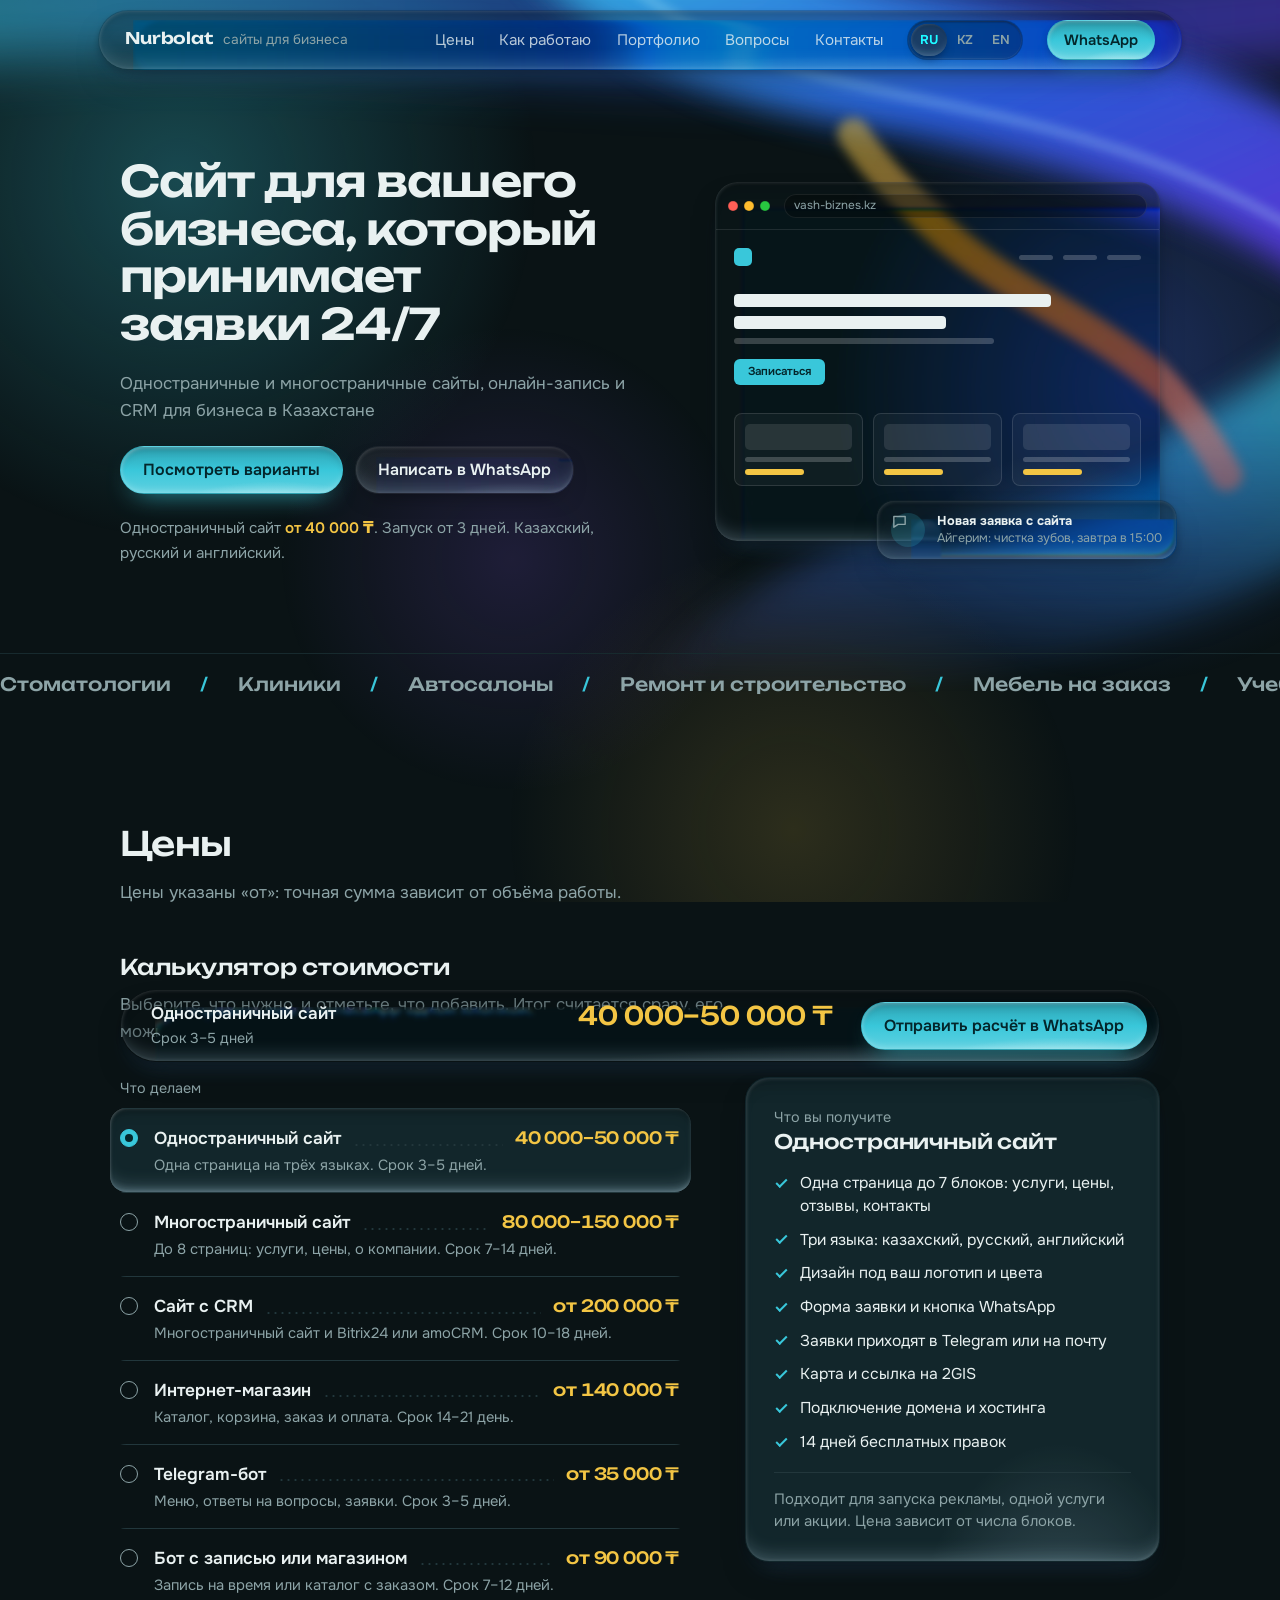
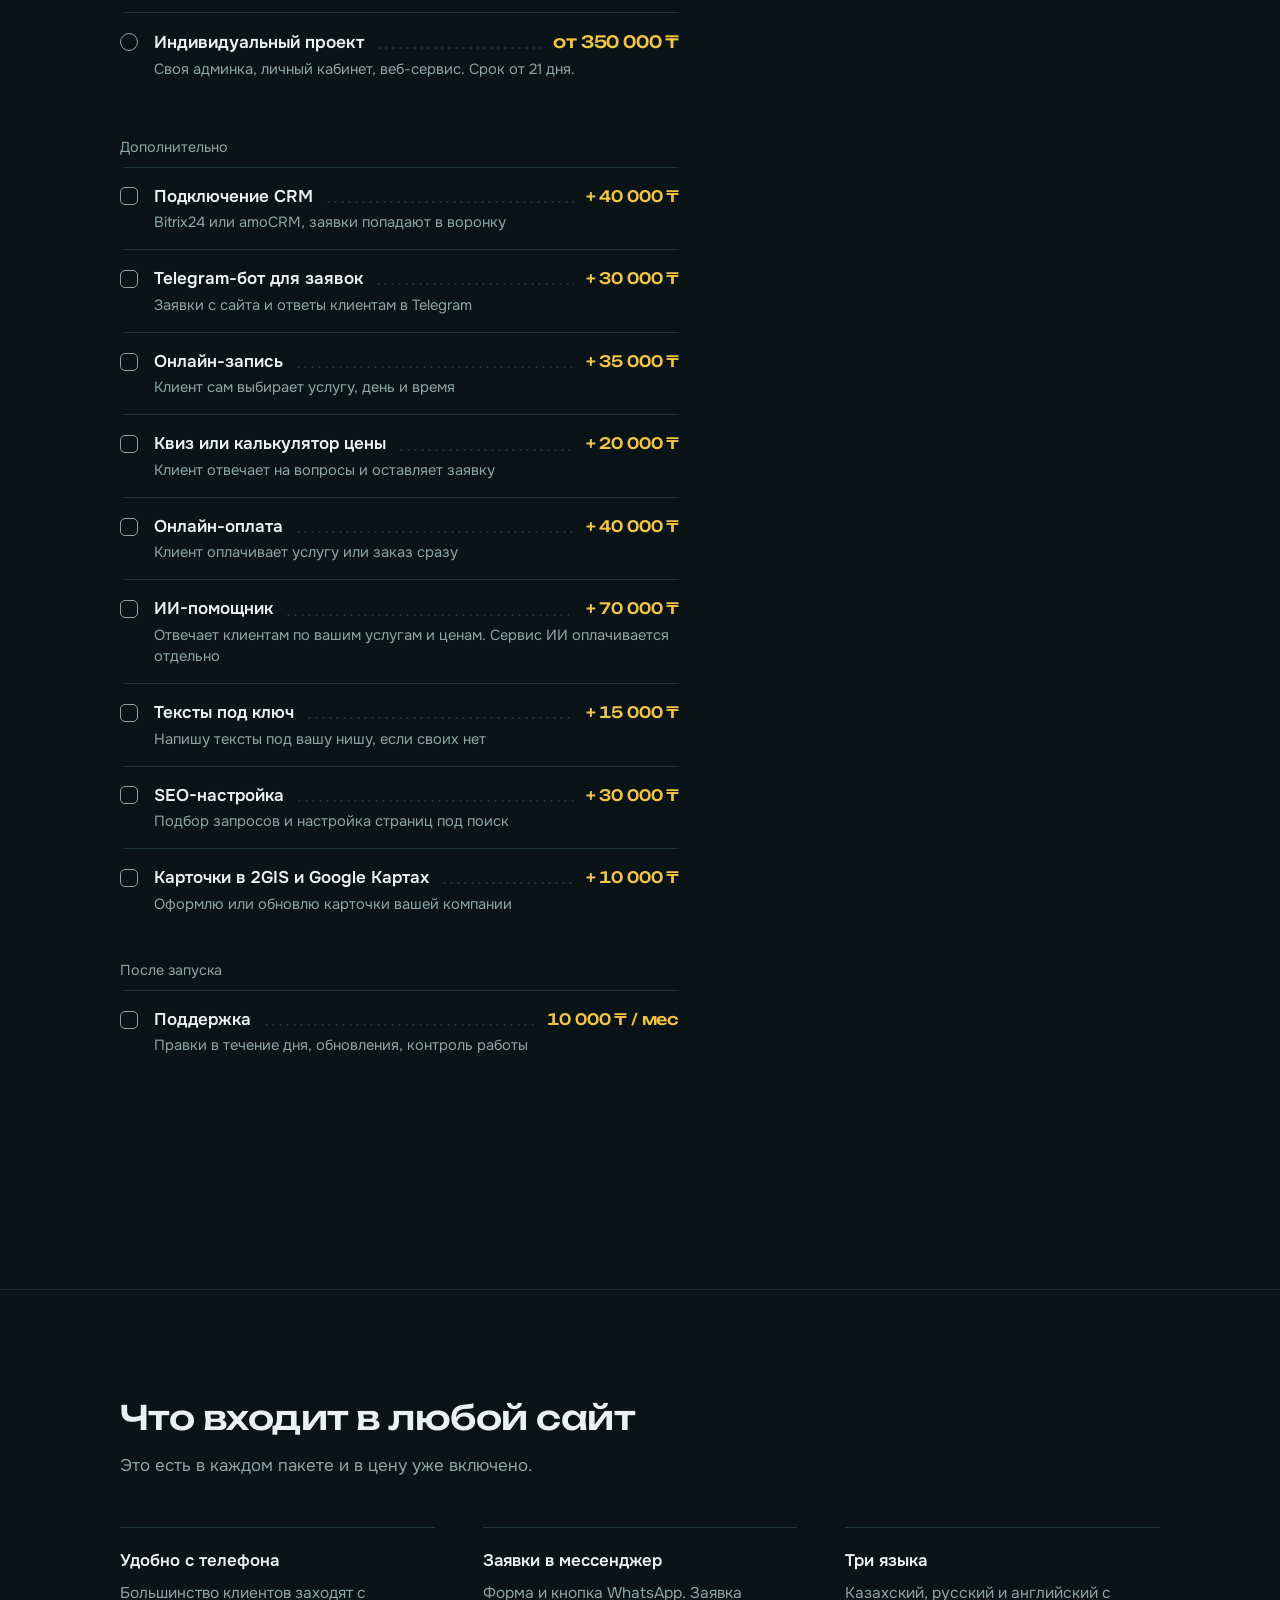
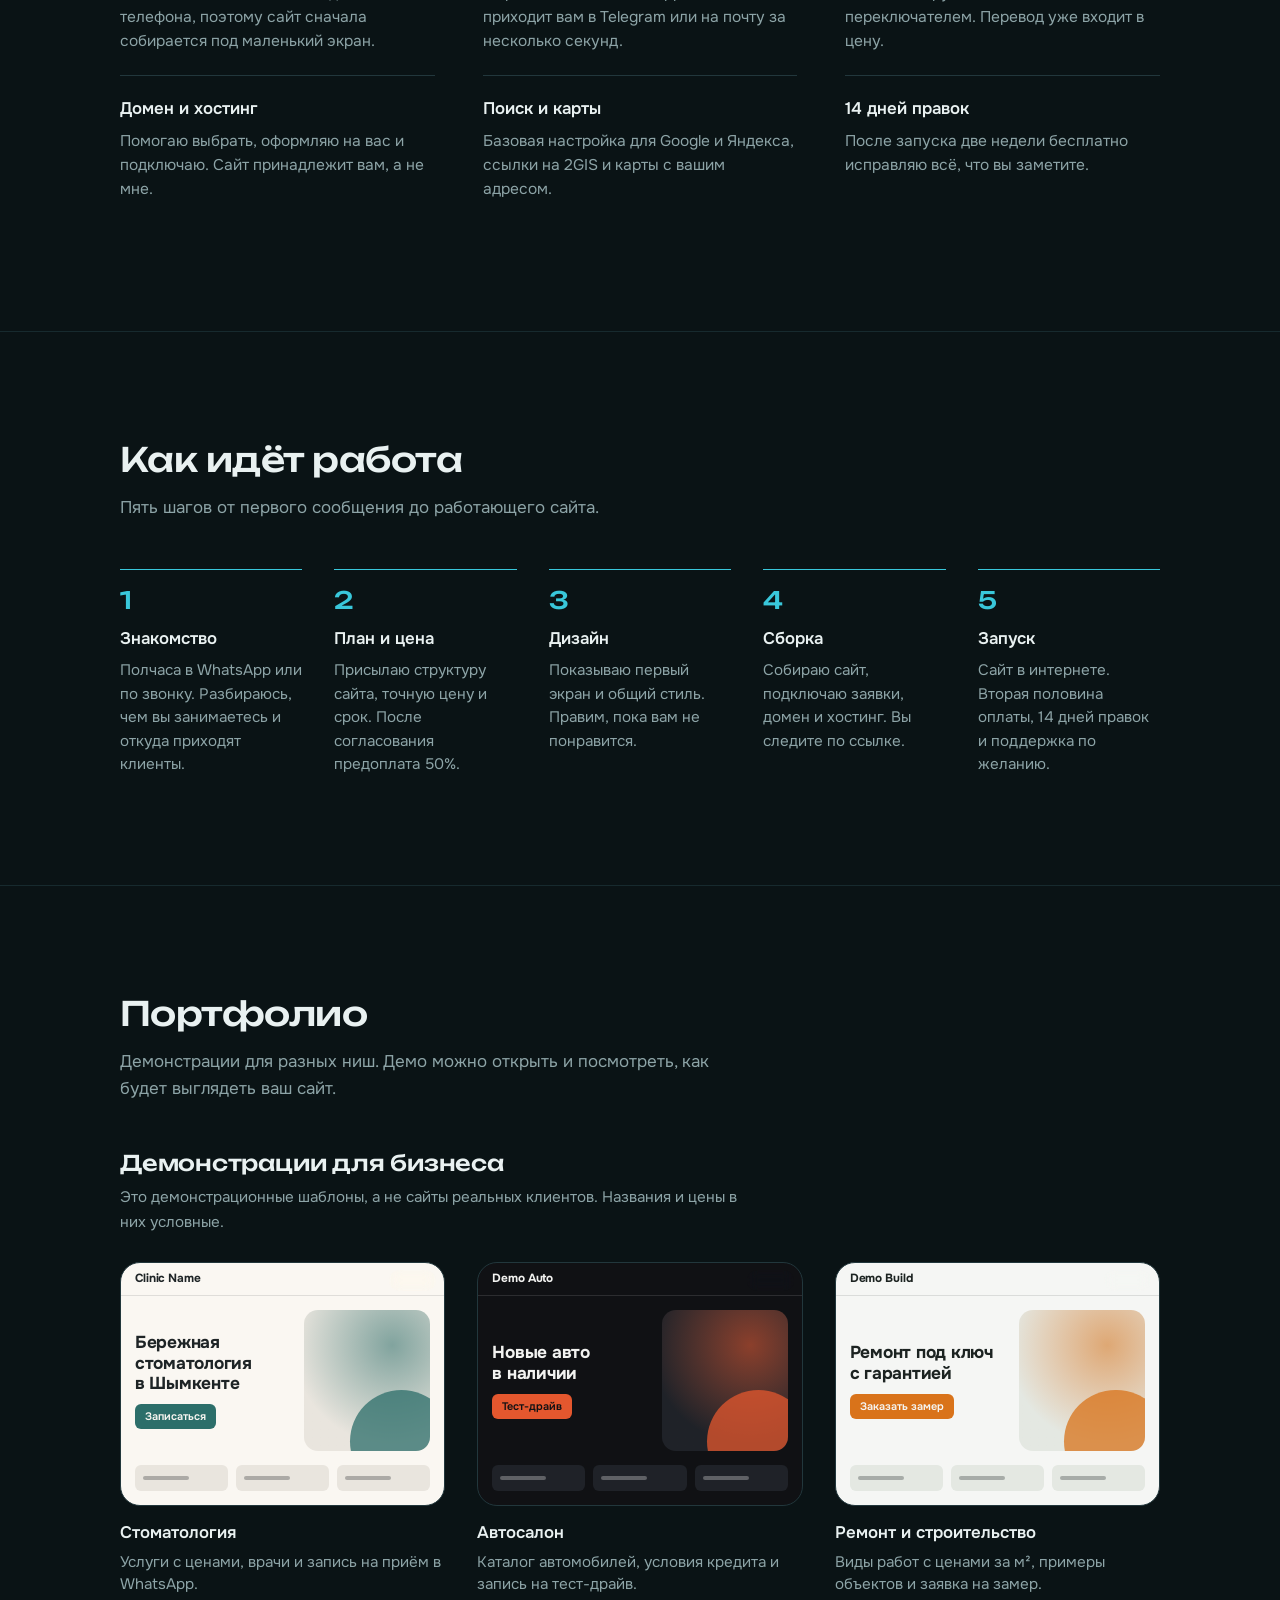
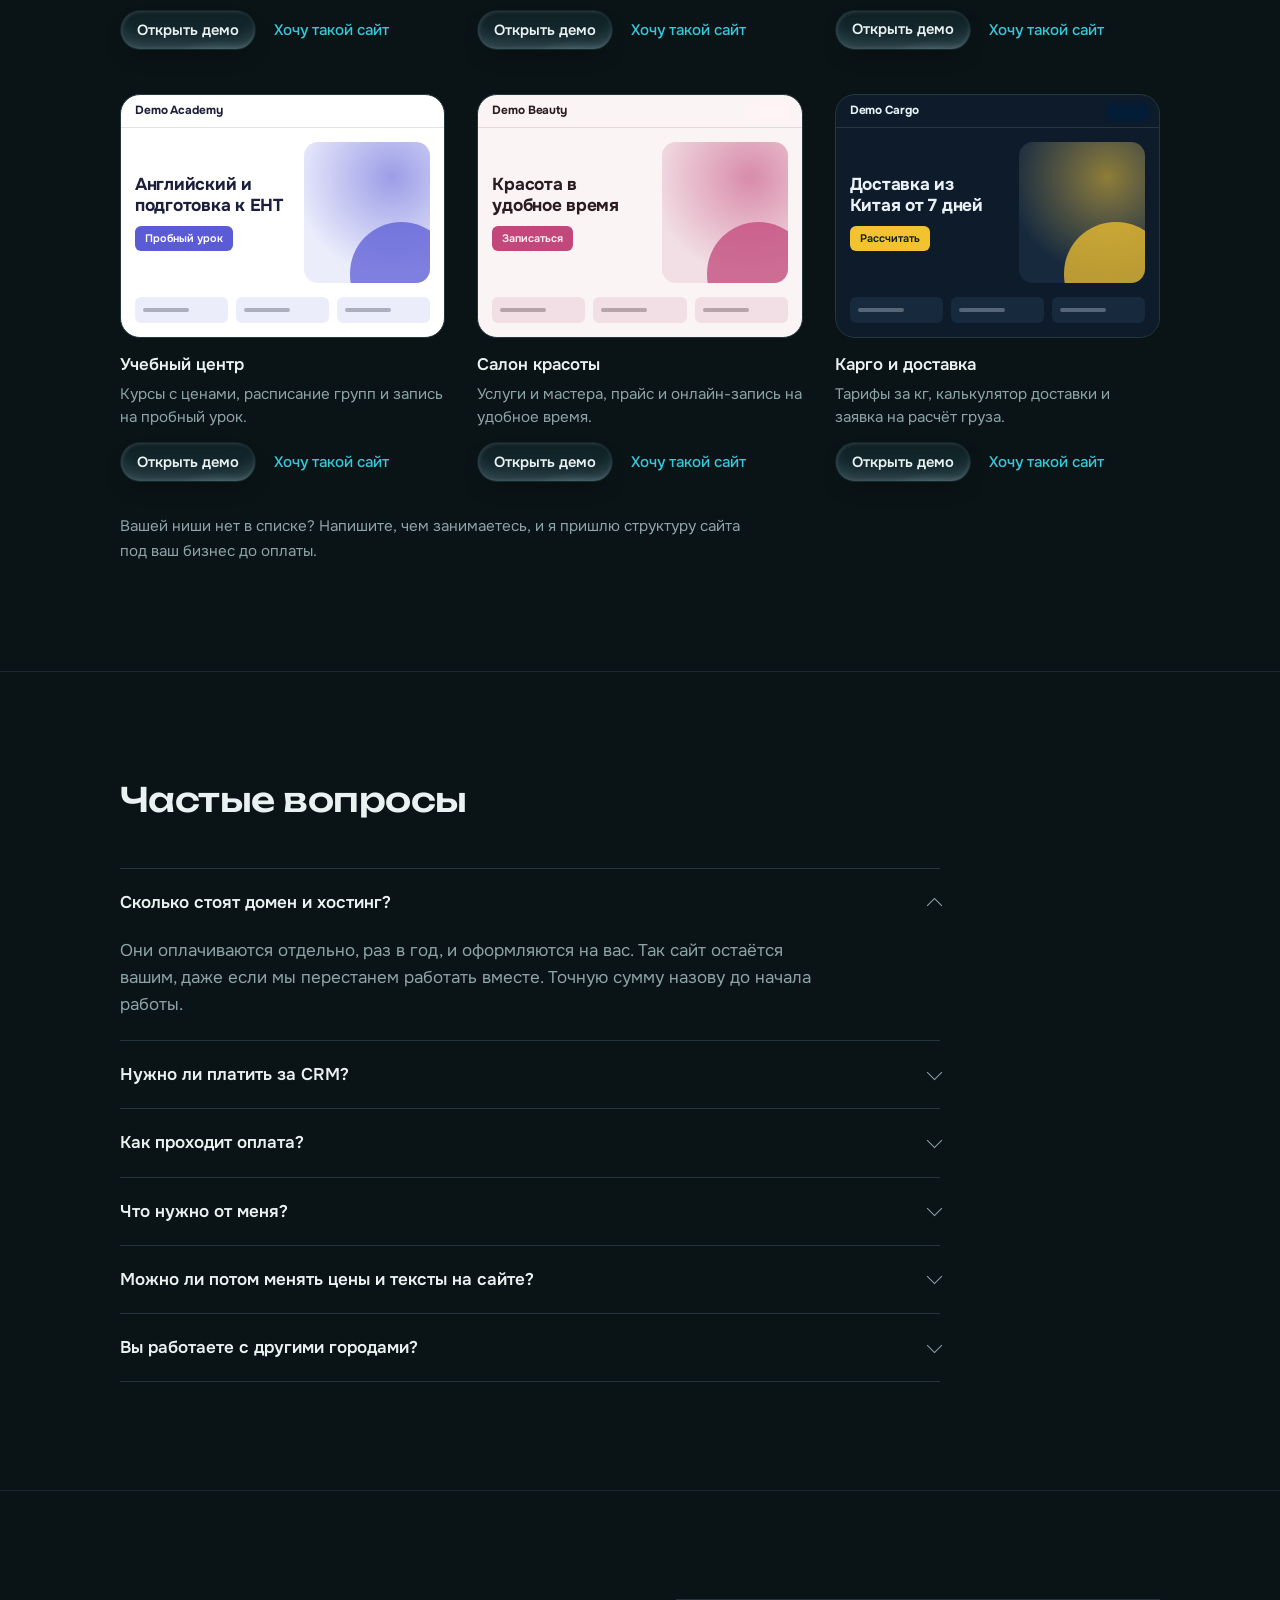
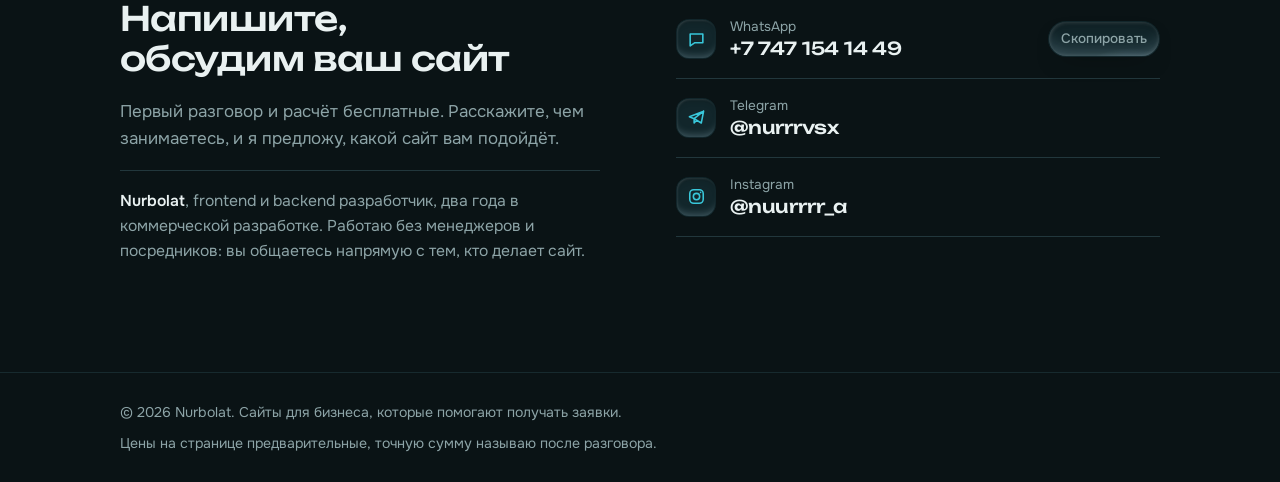
<file: index.html>
<!doctype html>
<html lang="ru">
<head>
<meta charset="utf-8">
<meta name="viewport" content="width=device-width, initial-scale=1, viewport-fit=cover">
<meta name="description" content="Сайты для бизнеса, которые помогают получать заявки. Одностраничные и многостраничные сайты, онлайн-запись и CRM в Казахстане. Цены от 40 000 ₸.">
<meta name="theme-color" content="#0A1315">
<meta property="og:type" content="website">
<meta property="og:title" content="Сайты от Nurbolat">
<meta property="og:description" content="Сайты для бизнеса, которые помогают получать заявки. Одностраничные и многостраничные сайты, онлайн-запись и CRM.">
<link rel="icon" href="data:image/svg+xml,%3Csvg xmlns='http://www.w3.org/2000/svg' viewBox='0 0 64 64'%3E%3Crect width='64' height='64' rx='14' fill='%230A1315'/%3E%3Cpath d='M18 20h28M18 30h28M32 30v18' stroke='%2339C7DA' stroke-width='6' stroke-linecap='round'/%3E%3C/svg%3E">
<title>Сайты от Nurbolat</title>
<link rel="preconnect" href="https://fonts.googleapis.com">
<link rel="preconnect" href="https://fonts.gstatic.com" crossorigin>
<link rel="stylesheet" href="https://fonts.googleapis.com/css2?family=Onest:wght@400;500;600&family=Unbounded:wght@400;500;600&display=swap">
<style>
/* Layout: one left-aligned column, 1120px. The hero pairs the headline with a browser
   window that builds itself and receives a lead. The price list is typeset like a menu
   with dot leaders and doubles as the calculator. Turquoise marks what you can press,
   gold is reserved for money. */
:root{
  color-scheme:dark;
  --bg:#0A1315;
  --surface:#0F1B1E;
  --raised:#152529;
  --line:#22373C;
  --line-soft:#172A2E;
  --fg:#E9F1F1;
  --muted:#8DA4A7;
  --accent:#39C7DA;
  --accent-ink:#04262B;
  --gold:#F3C544;
  --display:'Unbounded','Arial Black',system-ui,sans-serif;
  --body:'Onest',system-ui,-apple-system,'Segoe UI',Roboto,sans-serif;
  --wrap:1120px;
  --gutter:clamp(16px,4vw,40px);
  --ease:cubic-bezier(.2,.7,.2,1);
}
*,*::before,*::after{box-sizing:border-box}
html{scroll-behavior:smooth;-webkit-text-size-adjust:100%}
body{margin:0;background:var(--bg);color:var(--fg);font:400 17px/1.6 var(--body);-webkit-font-smoothing:antialiased;overflow-x:hidden}
img,svg{max-width:100%}
[hidden]{display:none!important}
a{color:inherit}
h1,h2,h3,p,ul,ol,figure,fieldset{margin:0;padding:0}
ul,ol{list-style:none}
fieldset{border:0;min-width:0}
:focus-visible{outline:2px solid var(--accent);outline-offset:3px;border-radius:4px}
.wrap{max-width:var(--wrap);margin-inline:auto;padding-inline:var(--gutter)}
.vh{position:absolute;width:1px;height:1px;overflow:hidden;clip-path:inset(50%);white-space:nowrap}

/* ---------- type ---------- */
h1,h2,.num{font-family:var(--display)}
h1{font-weight:600;font-size:clamp(1.65rem,3.9vw,2.7rem);line-height:1.1;letter-spacing:-.02em;text-wrap:balance}
h2{font-weight:500;font-size:clamp(1.4rem,3vw,2.1rem);line-height:1.2;letter-spacing:-.015em;text-wrap:balance}
h3{font:600 1.05rem/1.35 var(--body)}
.lead{color:var(--muted);max-width:56ch;font-size:1.06rem}
.num{font-weight:500;font-variant-numeric:tabular-nums;letter-spacing:-.01em;white-space:nowrap}

/* ---------- buttons ---------- */
.btn{display:inline-flex;align-items:center;justify-content:center;gap:10px;min-height:48px;padding:0 22px;border-radius:10px;border:1px solid transparent;font:600 1rem/1 var(--body);text-decoration:none;cursor:pointer;transition:transform .2s var(--ease),background-color .2s,border-color .2s,color .2s}
.btn svg{width:18px;height:18px;flex:none}
.btn-primary{background:var(--accent);color:var(--accent-ink)}
.btn-primary:hover{transform:translateY(-2px);background:#5fd6e6}
.btn-ghost{border-color:var(--line);color:var(--fg);background:transparent}
.btn-ghost:hover{border-color:var(--accent);color:var(--accent)}
.btn-sm{min-height:40px;padding:0 16px;font-size:.92rem}

/* ---------- header ---------- */
.top{position:sticky;top:env(safe-area-inset-top,0px);z-index:20;background:color-mix(in srgb,var(--bg) 84%,transparent);backdrop-filter:blur(14px);-webkit-backdrop-filter:blur(14px);border-bottom:1px solid var(--line-soft)}
.top .wrap{display:flex;align-items:center;gap:24px;min-height:64px}
.brand{display:flex;align-items:baseline;gap:10px;text-decoration:none;margin-right:auto;min-width:0}
.brand b{font:600 1rem/1 var(--display);letter-spacing:-.01em}
.brand span{color:var(--muted);font-size:.86rem;white-space:nowrap}
.nav{display:flex;gap:26px}
.nav a{color:var(--muted);text-decoration:none;font-size:.95rem;transition:color .2s}
.nav a:hover{color:var(--fg)}
@media (max-width:820px){.nav{display:none}}
@media (max-width:420px){.brand span{display:none}}

/* ---------- sections ---------- */
section{padding-block:clamp(56px,9vw,108px);scroll-margin-top:64px}
section + section{border-top:1px solid var(--line-soft)}
.sec-head{display:grid;gap:14px;margin-bottom:clamp(28px,5vw,48px)}

/* ---------- hero ---------- */
.hero{padding-block:clamp(40px,7vw,88px) clamp(48px,7vw,88px);overflow-x:clip}
.hero .wrap{display:grid;grid-template-columns:minmax(0,1.08fr) minmax(0,.92fr);gap:clamp(32px,6vw,72px);align-items:center}
.hero-copy{display:grid;gap:22px;justify-items:start;min-width:0}
.hero-cta{display:flex;flex-wrap:wrap;gap:12px}
.hero-facts{color:var(--muted);font-size:.95rem}
.hero-facts b{color:var(--gold);font-weight:600;white-space:nowrap}
@media (max-width:860px){.hero .wrap{grid-template-columns:minmax(0,1fr)}}

.stage{position:relative;min-width:0}
.stage::before{content:"";position:absolute;inset:-12% -8% -18%;background:radial-gradient(closest-side,color-mix(in srgb,var(--accent) 40%,transparent),transparent 72%);filter:blur(20px);animation:breathe 9s ease-in-out infinite;pointer-events:none}
.mock{position:relative;border:1px solid var(--line);border-radius:14px;background:var(--surface);box-shadow:0 40px 90px -50px #000}
.mock-bar{display:flex;align-items:center;gap:6px;padding:11px 12px;border-bottom:1px solid var(--line)}
.mock-bar i{width:9px;height:9px;border-radius:50%;background:var(--line);flex:none}
.url{margin-left:8px;flex:1;min-width:0;height:24px;display:flex;align-items:center;padding:0 10px;border-radius:6px;background:var(--bg);color:var(--muted);font-size:.74rem;white-space:nowrap;overflow:hidden}
.url.typing span::after{content:"";display:inline-block;width:1px;height:1em;margin-left:1px;background:var(--accent);vertical-align:-2px;animation:blink .8s steps(1) infinite}
.mock-body{display:grid;gap:18px;padding:18px 18px 54px}
.m-nav{display:flex;align-items:center;gap:10px}
.m-nav i{width:18px;height:18px;border-radius:5px;background:var(--accent)}
.m-nav span{width:34px;height:5px;border-radius:3px;background:var(--line)}
.m-nav i + span{margin-left:auto}
.m-hero{display:grid;gap:9px;justify-items:start;padding-block:10px}
.m-h{height:13px;border-radius:4px;background:var(--fg)}
.m-p{height:6px;border-radius:3px;background:var(--line)}
.m-btn{margin-top:6px;padding:7px 14px;border-radius:6px;background:var(--accent);color:var(--accent-ink);font-size:.72rem;font-weight:600;line-height:1}
.m-cards{display:grid;grid-template-columns:repeat(3,minmax(0,1fr));gap:10px}
.m-cards div{display:grid;gap:7px;padding:10px;border:1px solid var(--line);border-radius:8px}
.m-cards i{height:26px;border-radius:5px;background:var(--raised)}
.m-cards u{height:5px;border-radius:3px;background:var(--line)}
.m-cards b{height:6px;width:55%;border-radius:3px;background:var(--gold)}
.b{animation:build .7s var(--ease) both;animation-delay:calc(var(--i)*130ms + 1000ms)}
.toast{position:absolute;right:12px;bottom:-20px;display:flex;align-items:center;gap:12px;max-width:min(330px,calc(100% - 24px));padding:12px 14px;border:1px solid var(--line);border-radius:12px;background:var(--raised);box-shadow:0 20px 40px -20px #000;animation:build .7s var(--ease) 2.3s both;transition:opacity .35s,transform .35s var(--ease)}
.toast.swap{opacity:0;transform:translateY(8px)}
.toast-ic{flex:none;display:grid;place-items:center;width:34px;height:34px;border-radius:50%;background:color-mix(in srgb,var(--accent) 18%,transparent);color:var(--accent)}
.toast-ic svg{width:17px;height:17px}
.toast strong{display:block;font-size:.8rem;line-height:1.3}
.toast span{display:block;color:var(--muted);font-size:.78rem;line-height:1.35}
@media (min-width:1000px){.toast{right:-18px}}

/* ---------- niches marquee ---------- */
.niches{padding-block:22px;border-top:1px solid var(--line-soft);overflow:hidden}
.track{display:flex;width:max-content;animation:slide 46s linear infinite}
.track ul{display:flex;flex:none}
.track li{font:500 clamp(.95rem,1.6vw,1.15rem)/1 var(--display);color:var(--muted);white-space:nowrap;padding-right:1.6em}
.track li::after{content:"/";color:var(--accent);padding-left:1.6em}
.niches:hover .track{animation-play-state:paused}

/* ---------- price list ---------- */
.pricing{display:grid;grid-template-columns:minmax(0,1.15fr) minmax(0,.85fr);grid-template-areas:"packs gets" "addons gets";gap:40px clamp(28px,5vw,64px);align-items:start}
.packs{grid-area:packs}
.addons{grid-area:addons}
.gets{grid-area:gets;position:sticky;top:calc(84px + env(safe-area-inset-top,0px))}
@media (max-width:900px){
  .pricing{grid-template-columns:minmax(0,1fr);grid-template-areas:"packs" "gets" "addons"}
  .gets{position:static}
}
legend{padding:0;margin-bottom:8px;color:var(--muted);font-size:.9rem}
.rows{display:grid}
.row{position:relative;display:grid;grid-template-columns:22px minmax(0,max-content) minmax(12px,1fr) max-content;column-gap:12px;row-gap:2px;align-items:baseline;padding:16px 12px 16px 10px;margin-inline:-10px;border-radius:10px;cursor:pointer;transition:background-color .2s}
.rows .row::before{content:"";position:absolute;left:10px;right:10px;top:0;border-top:1px solid var(--line)}
.row:hover{background:rgba(255,255,255,.04)}
.row input{position:absolute;opacity:0;width:1px;height:1px}
.row:has(input:focus-visible){outline:2px solid var(--accent);outline-offset:-2px}
.mark{align-self:center;grid-row:1;width:18px;height:18px;border:1.5px solid var(--muted);display:grid;place-items:center;transition:border-color .2s,background-color .2s}
.mark::after{content:"";width:8px;height:8px;background:var(--accent-ink);transform:scale(0);transition:transform .25s var(--ease)}
.packs .mark,.packs .mark::after{border-radius:50%}
.addons .mark,.support .mark{border-radius:5px}
.addons .mark::after,.support .mark::after{width:9px;height:5px;background:none;border:solid var(--accent-ink);border-width:0 0 2px 2px;transform:rotate(-45deg) scale(0);margin-top:-2px}
.row:has(input:checked) .mark{border-color:var(--accent);background:var(--accent)}
.row:has(input:checked) .mark::after{transform:scale(1)}
.addons .row:has(input:checked) .mark::after,.support .row:has(input:checked) .mark::after{transform:rotate(-45deg) scale(1)}
.row:has(input:checked){background:var(--surface)}
.row-name{font-weight:600;min-width:0}
.packs .row-name{font-size:1.08rem}
.dots{align-self:end;height:1px;margin-bottom:.42em;background-image:radial-gradient(circle,var(--line) 1px,transparent 1.2px);background-size:7px 2px;background-repeat:repeat-x;min-height:2px}
.row-price{color:var(--gold);font-size:.98rem}
.packs .row-price{font-size:1.06rem}
.row-note{grid-column:2/-1;color:var(--muted);font-size:.92rem;line-height:1.45}
.row.is-included{cursor:default}
.row.is-included .row-price{color:var(--accent);font-family:var(--body);font-weight:500;font-size:.9rem}
.row.is-included .mark{border-color:var(--line);background:var(--line)}
.row.is-included .mark::after{transform:rotate(-45deg) scale(1);border-color:var(--muted)}
.support{margin-top:28px}
@media (max-width:480px){
  .row{grid-template-columns:22px minmax(0,1fr) max-content}
  .dots{display:none}
  .row-price,.packs .row-price{font-size:.84rem}
}

.gets{border:1px solid var(--line);border-radius:14px;background:var(--surface);padding:clamp(20px,3vw,28px);display:grid;gap:18px}
.gets-title{color:var(--muted);font-size:.9rem}
.gets-name{font:500 1.25rem/1.25 var(--display);letter-spacing:-.01em}
.gets ul{display:grid;gap:11px}
.gets li{position:relative;padding-left:26px;line-height:1.45;font-size:.98rem;animation:build .5s var(--ease) both;animation-delay:calc(var(--i)*45ms)}
.gets li::before,.tariff li::before{content:"";position:absolute;left:2px;top:.42em;width:11px;height:6px;border:solid var(--accent);border-width:0 0 2px 2px;transform:rotate(-45deg)}
.gets-fit{padding-top:16px;border-top:1px solid var(--line);color:var(--muted);font-size:.93rem;line-height:1.5}

.sum{position:sticky;bottom:calc(12px + env(safe-area-inset-bottom,0px));z-index:10;margin-top:36px;display:flex;flex-wrap:wrap;align-items:center;gap:14px 28px;padding:16px 18px 16px 22px;border:1px solid color-mix(in srgb,var(--accent) 45%,var(--line));border-radius:14px;background:color-mix(in srgb,var(--raised) 94%,transparent);backdrop-filter:blur(12px);-webkit-backdrop-filter:blur(12px);box-shadow:0 24px 50px -24px #000}
.sum-what{flex:1 1 220px;min-width:0;display:grid;gap:2px}
.sum-what b{font-weight:600;line-height:1.35}
.sum-what span{color:var(--muted);font-size:.9rem;line-height:1.4}
.sum-total{display:grid;gap:0;justify-items:end;margin-left:auto}
.sum-total .num{color:var(--gold);font-size:clamp(1.2rem,2.6vw,1.6rem);line-height:1.2}
.sum-total small{color:var(--muted);font-size:.85rem;min-height:1.3em}
@media (max-width:640px){
  .sum{display:grid;grid-template-columns:minmax(0,1fr) auto;gap:10px 14px;padding:14px}
  .sum-what span{font-size:.85rem}
  .sum .btn{grid-column:1/-1;min-height:44px}
  .sum-total .num{font-size:1.05rem}
}

/* ---------- in every site ---------- */
.basics{display:grid;grid-template-columns:repeat(3,minmax(0,1fr));gap:0 clamp(24px,4vw,48px)}
.basics li{display:grid;gap:8px;align-content:start;padding-block:22px;border-top:1px solid var(--line)}
.basics p{color:var(--muted);font-size:.97rem;line-height:1.55}
@media (max-width:820px){.basics{grid-template-columns:repeat(2,minmax(0,1fr))}}
@media (max-width:520px){.basics{grid-template-columns:minmax(0,1fr)}}

/* ---------- process ---------- */
.steps{display:grid;grid-template-columns:repeat(5,minmax(0,1fr));gap:clamp(20px,3vw,32px);counter-reset:s}
.steps li{counter-increment:s;display:grid;gap:8px;align-content:start;padding-top:18px;border-top:1px solid var(--line);position:relative}
.steps li::before{content:counter(s);font:500 1.5rem/1 var(--display);color:var(--accent);margin-bottom:8px}
.steps li::after{content:"";position:absolute;top:-1px;left:0;width:36px;border-top:1px solid var(--accent)}
.steps p{color:var(--muted);font-size:.95rem;line-height:1.55}
@media (max-width:900px){.steps{grid-template-columns:repeat(2,minmax(0,1fr))}}
@media (max-width:520px){.steps{grid-template-columns:minmax(0,1fr)}}

/* ---------- portfolio ---------- */
.works{display:grid;grid-template-columns:repeat(3,minmax(0,1fr));gap:clamp(28px,4vw,44px) clamp(20px,3vw,32px)}
@media (max-width:900px){.works{grid-template-columns:repeat(2,minmax(0,1fr))}}
@media (max-width:560px){.works{grid-template-columns:minmax(0,1fr)}}
.work{display:grid;gap:16px;align-content:start}
.work figcaption{display:grid;gap:6px;justify-items:start}
.work p{color:var(--muted);font-size:.95rem;line-height:1.5}
.tag{font-size:.8rem;line-height:1;padding:6px 10px;border-radius:999px;border:1px solid var(--line);color:var(--muted)}
.tag.own{border-color:color-mix(in srgb,var(--accent) 50%,var(--line));color:var(--accent)}
.shot{--c:var(--accent);aspect-ratio:16/10;max-width:100%;border:1px solid var(--line);border-radius:12px;background:var(--surface);padding:7%;overflow:hidden;display:grid;gap:8%;align-content:center;transition:border-color .3s,transform .4s var(--ease)}
.work:hover .shot{border-color:color-mix(in srgb,var(--c) 55%,var(--line));transform:translateY(-4px)}
.s-head{height:10px;border-radius:3px;background:var(--fg)}
.s-line{height:6px;border-radius:3px;background:var(--line)}
.s-btn{height:16px;width:36%;border-radius:5px;background:var(--c)}
.w40{width:40%}.w50{width:50%}.w60{width:60%}.w70{width:70%}.w80{width:80%}
.shot-a{grid-template-columns:1fr 1fr;align-items:center;gap:8%}
.sa-list{display:grid;gap:10px}
.sa-list div{display:flex;align-items:center;gap:8px}
.sa-list i{width:20px;height:20px;border-radius:50%;background:var(--raised);border:1px solid var(--line);flex:none}
.sa-list span{flex:1;display:grid;gap:5px}
.sa-list b{height:5px;width:80%;border-radius:3px;background:var(--fg)}
.sa-list u{height:4px;width:50%;border-radius:3px;background:var(--line)}
.sa-grid{display:grid;grid-template-columns:repeat(3,1fr);gap:6px}
.sa-grid i{aspect-ratio:2/1;border-radius:4px;border:1px solid var(--line)}
.sa-grid i.on{background:var(--c);border-color:var(--c);animation:pulse 2.4s ease-in-out infinite}
.sb-desks{display:grid;grid-template-columns:repeat(8,1fr);gap:5px}
.sb-desks i{aspect-ratio:1;border-radius:3px;background:var(--raised)}
.sb-desks i.on{background:var(--c)}
.sc-top{display:grid;grid-template-columns:1fr 30%;gap:10%;align-items:center}
.sc-top > div{display:grid;gap:8px}
.sc-photo{aspect-ratio:1;border-radius:50%;background:var(--raised);border:1px solid var(--line)}
.s-rows{display:grid;gap:8px}
.s-rows div{display:flex;align-items:center;gap:6px}
.s-rows b{height:5px;width:32%;border-radius:3px;background:var(--fg)}
.s-rows u{flex:1;border-top:1px dotted var(--line)}
.s-rows i{height:5px;width:14%;border-radius:3px;background:var(--c)}
.sd-cats{display:grid;grid-template-columns:repeat(3,1fr);gap:8px}
.sd-cats span{display:grid;place-items:center;aspect-ratio:3/2;border:1px solid var(--line);border-radius:6px;font:500 .95rem/1 var(--display);color:var(--muted)}
.sd-cats span.on{background:var(--c);border-color:var(--c);color:var(--bg)}
.se-gal{display:grid;grid-template-columns:1.4fr 1fr 1fr;grid-template-rows:1fr 1fr;gap:6px;aspect-ratio:3/1}
.se-gal i{border-radius:5px;background:var(--raised)}
.se-gal i:first-child{grid-row:1/3;background:color-mix(in srgb,var(--c) 35%,var(--raised))}
.sf-route{position:relative;display:flex;align-items:center;justify-content:space-between;height:14px}
.sf-route::before{content:"";position:absolute;left:6px;right:6px;top:50%;border-top:1px dashed var(--line)}
.sf-route i{position:relative;width:12px;height:12px;border-radius:50%;border:2px solid var(--c);background:var(--surface)}
.sf-route b{position:absolute;top:50%;left:6px;width:8px;height:8px;margin:-4px 0 0 -4px;border-radius:50%;background:var(--c);animation:travel 4.5s ease-in-out infinite}
.works-note{margin-top:32px;color:var(--muted);font-size:.95rem;max-width:62ch}

/* ---------- language switch ---------- */
.lang{display:flex;flex:none;gap:2px;padding:2px;border:1px solid var(--line);border-radius:9px}
.lang button{min-width:34px;height:32px;padding:0 8px;border:0;border-radius:7px;background:transparent;color:var(--muted);font:600 .8rem/1 var(--body);cursor:pointer;transition:color .2s,background-color .2s}
.lang button:hover{color:var(--fg)}
.lang button[aria-pressed="true"]{background:var(--raised);color:var(--accent)}
@media (max-width:520px){.top .wrap{gap:10px}.lang button{min-width:30px;padding:0 6px}}
/* Unbounded has no Kazakh letters, so Kazakh headings use the body face */
:root[lang="kk"]{--display:'Onest',system-ui,-apple-system,'Segoe UI',Roboto,sans-serif}
:root[lang="kk"] h1,:root[lang="kk"] h2,:root[lang="kk"] .sub,:root[lang="kk"] .tariff h3,:root[lang="kk"] .gets-name{font-weight:600;letter-spacing:-.02em}
:root[lang="kk"] h1{font-size:clamp(1.8rem,4.3vw,3rem)}

/* ---------- tariffs ---------- */
.sub{font:500 clamp(1.1rem,2vw,1.35rem)/1.25 var(--display);letter-spacing:-.01em;text-wrap:balance}
.sub-head{display:grid;gap:10px;margin-bottom:clamp(22px,4vw,32px)}
.tariffs{display:grid;grid-template-columns:repeat(3,minmax(0,1fr));gap:20px;margin-bottom:clamp(52px,8vw,88px)}
.tariff{display:flex;flex-direction:column;gap:18px;min-width:0;padding:clamp(20px,3vw,28px);border:1px solid var(--line);border-radius:14px;background:var(--surface)}
.tariff.is-featured{border-color:color-mix(in srgb,var(--accent) 55%,var(--line));background:var(--raised)}
.tariff-top{display:flex;flex-wrap:wrap;align-items:center;justify-content:space-between;gap:8px 10px;min-height:28px}
.tariff h3{font:500 1.2rem/1.2 var(--display);letter-spacing:-.01em}
.tariff-price{color:var(--gold);font-size:1.4rem;line-height:1.2}
.tariff ul{display:grid;gap:10px;flex:1;align-content:start}
.tariff li{position:relative;padding-left:26px;line-height:1.45;font-size:.98rem}
@media (max-width:860px){.tariffs{grid-template-columns:minmax(0,1fr)}}

/* ---------- portfolio groups and demo previews ---------- */
.group{display:grid;gap:clamp(20px,3vw,28px)}
.group + .group{margin-top:clamp(44px,7vw,72px)}
.group-head{display:grid;gap:8px}
.group-head p{color:var(--muted);font-size:.95rem;max-width:62ch}
.works.two{grid-template-columns:repeat(2,minmax(0,1fr))}
@media (max-width:560px){.works.two{grid-template-columns:minmax(0,1fr)}}
.work-actions{display:flex;flex-wrap:wrap;align-items:center;gap:10px 18px;margin-top:8px}
.textlink{color:var(--accent);font-size:.95rem;font-weight:500;text-decoration:none;border-bottom:1px solid transparent;transition:border-color .2s}
.textlink:hover{border-color:currentColor}
.demo-shot{position:relative;display:flex;flex-direction:column;gap:0;padding:0;aspect-ratio:4/3;background:var(--pb);color:var(--pf);text-decoration:none}
.d-bar{display:flex;align-items:center;padding:10px 14px;border-bottom:1px solid color-mix(in srgb,var(--pf) 12%,transparent);font-size:.74rem;line-height:1}
.d-bar b{font-weight:700;letter-spacing:-.01em}
.d-body{flex:1;min-height:0;display:grid;grid-template-columns:minmax(0,1.25fr) minmax(0,1fr);gap:12px;align-items:center;padding:14px}
.d-copy{display:grid;gap:10px;justify-items:start;min-width:0}
.d-copy strong{font:700 clamp(.9rem,1.35vw,1.08rem)/1.2 var(--body);letter-spacing:-.015em;text-wrap:balance}
.d-copy em{font-style:normal;font-size:.68rem;font-weight:600;line-height:1;padding:7px 10px;border-radius:6px;background:var(--pa);color:var(--pb)}
.d-pic{position:relative;align-self:stretch;min-height:64px;overflow:hidden;border-radius:10px;background:radial-gradient(circle at 70% 25%,color-mix(in srgb,var(--pa) 55%,var(--ps)),var(--ps) 72%)}
.d-pic::after{content:"";position:absolute;right:-18%;bottom:-30%;width:82%;aspect-ratio:1;border-radius:50%;background:color-mix(in srgb,var(--pa) 75%,transparent)}
.d-chips{display:grid;grid-template-columns:repeat(3,minmax(0,1fr));gap:8px;padding:0 14px 14px}
.d-chips i{position:relative;height:26px;border-radius:6px;background:var(--ps)}
.d-chips i::after{content:"";position:absolute;left:8px;right:42%;top:50%;height:4px;margin-top:-2px;border-radius:2px;background:color-mix(in srgb,var(--pf) 30%,transparent)}
.d-badge{position:absolute;top:7px;right:8px;padding:5px 9px;border-radius:999px;background:var(--bg);color:var(--fg);font-size:.7rem;font-weight:600;line-height:1}

/* ---------- faq ---------- */
.faq{display:grid;max-width:820px;border-top:1px solid var(--line)}
.faq details{border-bottom:1px solid var(--line)}
.faq summary{display:flex;align-items:center;justify-content:space-between;gap:20px;padding:20px 0;cursor:pointer;font-weight:600;list-style:none;transition:color .2s}
.faq summary::-webkit-details-marker{display:none}
.faq summary:hover{color:var(--accent)}
.faq summary::after{content:"";flex:none;width:11px;height:11px;border:solid var(--muted);border-width:0 1.5px 1.5px 0;transform:rotate(45deg);margin-top:-5px;transition:transform .3s var(--ease)}
.faq details[open] summary::after{transform:rotate(-135deg);margin-top:5px}
.faq details p{color:var(--muted);padding-bottom:22px;max-width:64ch;animation:build .4s var(--ease) both}

/* ---------- contact ---------- */
.contact{display:grid;grid-template-columns:minmax(0,1fr) minmax(0,1fr);gap:clamp(32px,6vw,72px);align-items:start}
@media (max-width:820px){.contact{grid-template-columns:minmax(0,1fr)}}
.contact-copy{display:grid;gap:18px}
.about{padding-top:18px;border-top:1px solid var(--line);color:var(--muted);font-size:.98rem;max-width:48ch}
.about b{color:var(--fg);font-weight:600}
.links{display:grid;border-top:1px solid var(--line)}
.links li{display:flex;align-items:center;gap:12px;border-bottom:1px solid var(--line)}
.link{flex:1;min-width:0;display:grid;grid-template-columns:40px minmax(0,1fr);column-gap:14px;align-items:center;padding:18px 0;text-decoration:none}
.link .ic{grid-row:1/3;display:grid;place-items:center;width:40px;height:40px;border-radius:10px;border:1px solid var(--line);color:var(--accent);transition:background-color .2s,color .2s,border-color .2s}
.link .ic svg{width:19px;height:19px}
.link:hover .ic{background:var(--accent);border-color:var(--accent);color:var(--accent-ink)}
.link small{color:var(--muted);font-size:.85rem;line-height:1.3}
.link strong{font:500 clamp(.98rem,2vw,1.12rem)/1.35 var(--display);letter-spacing:-.01em;overflow-wrap:anywhere;user-select:all}
.copy{flex:none;min-height:36px;padding:0 12px;border-radius:8px;border:1px solid var(--line);background:transparent;color:var(--muted);font:500 .85rem/1 var(--body);cursor:pointer;transition:color .2s,border-color .2s}
.copy:hover{color:var(--accent);border-color:var(--accent)}
footer{border-top:1px solid var(--line-soft);padding-block:28px;color:var(--muted);font-size:.88rem}
footer .wrap{display:flex;flex-wrap:wrap;gap:8px 24px;justify-content:space-between}

/* ---------- motion ---------- */
@keyframes build{from{opacity:0;transform:translateY(12px)}to{opacity:1;transform:none}}
@keyframes rise{from{opacity:0;transform:translateY(26px)}to{opacity:1;transform:none}}
@keyframes blink{50%{opacity:0}}
@keyframes breathe{0%,100%{opacity:.55;transform:scale(1)}50%{opacity:1;transform:scale(1.06)}}
@keyframes slide{to{transform:translateX(-50%)}}
@keyframes pulse{50%{opacity:.45}}
@keyframes travel{0%,8%{left:6px}92%,100%{left:calc(100% - 6px)}}
.load{animation:rise .9s var(--ease) both;animation-delay:calc(var(--i,0)*110ms)}
.reveal.in{animation:rise .8s var(--ease) both}
.reveal.in > .stagger > *{animation:build .7s var(--ease) both;animation-delay:calc(var(--n,0)*70ms + 120ms)}
/* ---------- liquid glass ----------
   Modelled on Apple's Liquid Glass. Still coloured light sits behind the page. There are two
   kinds of surface. Bars that float over moving content (header, total bar, the notification
   in the hero) blur and bend what passes under them. Panels and controls ("what you get", the
   hero window, buttons, the language switch) are tinted translucent glass with the same soft
   edge light but no blur, because nothing detailed is ever behind them. Nothing moves on its own
   behind a bar, so an idle page costs nothing and scrolling stays smooth. */
:root{
  --glass:rgba(255,255,255,.06);
  --rim:transparent;
  /* the glass is a drop of water: the side facing the light falls into shade, and the light
     that went through the drop gathers as a bright crescent on the far side */
  --edge:inset 1.5px 2px 4px -2px rgba(255,255,255,.2),inset -1.5px -2px 4px -2px rgba(255,255,255,.14),inset 0 12px 15px -12px rgba(0,0,0,.34),inset 0 -16px 20px -14px rgba(196,234,255,.3);
  /* the glow of the light a drop focuses on its far side; no glint and no outline, the edge is the bend */
  --drop:radial-gradient(ellipse 56% 80% at 76% 130%,rgba(190,232,255,.28),transparent 68%);
  --drop-s:radial-gradient(ellipse 60% 85% at 74% 135%,rgba(190,232,255,.24),transparent 68%);
  /* the same light for small shapes */
  --edge-s:inset 1px 1.5px 3px -1.5px rgba(255,255,255,.22),inset 0 6px 7px -6px rgba(0,0,0,.34),inset 0 -8px 9px -7px rgba(196,234,255,.3);
  --lift:0 16px 34px -16px rgba(0,0,0,.66),0 3px 6px rgba(0,0,0,.2),0 15px 26px -17px rgba(96,176,255,.42);
  --clear:blur(7px) saturate(190%) brightness(1.1);
  /* for glass with nothing detailed behind it: no blur, only the lift in colour and light that glass gives */
  --boost:saturate(190%) brightness(1.22);
  --spring:cubic-bezier(.3,1.5,.5,1);
  --btn-bg:radial-gradient(ellipse 72% 96% at 70% 138%,rgba(255,255,255,.6),transparent 66%),linear-gradient(180deg,color-mix(in srgb,var(--accent) 82%,#000),var(--accent) 50%,color-mix(in srgb,var(--accent) 82%,#fff));
}
a,button,summary,label{-webkit-tap-highlight-color:transparent}
/* taller than the screen, so the phone's collapsing address bar never uncovers its edge */
body::before{content:"";position:fixed;z-index:-1;top:0;left:0;right:0;height:120vh;height:calc(100lvh + 2px);pointer-events:none;
  background:
    url("data:image/svg+xml,%3Csvg xmlns='http://www.w3.org/2000/svg' viewBox='0 0 1000 1000' preserveAspectRatio='none'%3E%3Cdefs%3E%3ClinearGradient id='a' x1='0' y1='0' x2='1' y2='0'%3E%3Cstop offset='0' stop-color='%233FE0F0'/%3E%3Cstop offset='.5' stop-color='%232F6BFF'/%3E%3Cstop offset='1' stop-color='%236A3DFF'/%3E%3C/linearGradient%3E%3ClinearGradient id='b' x1='0' y1='0' x2='1' y2='0'%3E%3Cstop offset='0' stop-color='%237B4DFF'/%3E%3Cstop offset='.55' stop-color='%232F8FFF'/%3E%3Cstop offset='1' stop-color='%2339C7DA'/%3E%3C/linearGradient%3E%3ClinearGradient id='c' x1='0' y1='0' x2='1' y2='0'%3E%3Cstop offset='0' stop-color='%23F3C544'/%3E%3Cstop offset='1' stop-color='%23FF6F61'/%3E%3C/linearGradient%3E%3Cfilter id='f' filterUnits='userSpaceOnUse' x='-400' y='-400' width='1800' height='1800'%3E%3CfeGaussianBlur stdDeviation='46 30'/%3E%3C/filter%3E%3Cfilter id='s' filterUnits='userSpaceOnUse' x='-400' y='-400' width='1800' height='1800'%3E%3CfeGaussianBlur stdDeviation='20 11'/%3E%3C/filter%3E%3C/defs%3E%3Cg fill='none' stroke-linecap='round'%3E%3Cpath d='M-150 30 C 220 -70 620 120 1150 -20' stroke='url(%23a)' stroke-width='120' opacity='.5' filter='url(%23f)'/%3E%3C/g%3E%3C/svg%3E") center/100% 100% no-repeat,
    radial-gradient(40vmax 40vmax at 14% 20%,color-mix(in srgb,var(--accent) 30%,transparent),transparent 70%),
    radial-gradient(36vmax 36vmax at 88% 40%,rgba(72,110,255,.3),transparent 70%),
    radial-gradient(26vmax 26vmax at 40% 62%,rgba(150,90,255,.15),transparent 70%),
    radial-gradient(32vmax 32vmax at 62% 92%,color-mix(in srgb,var(--gold) 15%,transparent),transparent 70%)}
/* the total bar needs colour behind it to read as glass; a soft halo, there only while the bar is */
html::after{content:"";position:fixed;z-index:-1;left:0;right:0;bottom:0;height:300px;pointer-events:none;opacity:0;transition:opacity .5s;
  background:
    radial-gradient(46% 120px at 24% calc(100% - 52px),rgba(123,77,255,.42),transparent 72%),
    radial-gradient(52% 130px at 62% calc(100% - 46px),rgba(47,143,255,.44),transparent 72%),
    radial-gradient(34% 110px at 92% calc(100% - 56px),rgba(57,199,218,.3),transparent 72%)}
html.sum-on::after{opacity:1}
@media (max-width:640px){html::after{background:
    radial-gradient(70% 150px at 18% calc(100% - 78px),rgba(123,77,255,.4),transparent 72%),
    radial-gradient(80% 160px at 70% calc(100% - 70px),rgba(47,143,255,.42),transparent 72%)}}
/* the hero has a wallpaper: ribbons of colour, so the glass above it has something to show and bend */
.hero{position:relative}
.hero::before{content:"";position:absolute;z-index:-1;inset:-96px 0 -40px;pointer-events:none;
  background:url("data:image/svg+xml,%3Csvg xmlns='http://www.w3.org/2000/svg' viewBox='0 0 1200 760' preserveAspectRatio='xMaxYMin slice'%3E%3Cdefs%3E%3ClinearGradient id='a' x1='0' y1='0' x2='1' y2='1'%3E%3Cstop offset='0' stop-color='%233FE0F0'/%3E%3Cstop offset='.55' stop-color='%232F6BFF'/%3E%3Cstop offset='1' stop-color='%236A3DFF'/%3E%3C/linearGradient%3E%3ClinearGradient id='b' x1='0' y1='1' x2='1' y2='0'%3E%3Cstop offset='0' stop-color='%237B4DFF'/%3E%3Cstop offset='.6' stop-color='%232F8FFF'/%3E%3Cstop offset='1' stop-color='%2339C7DA'/%3E%3C/linearGradient%3E%3ClinearGradient id='c' x1='0' y1='0' x2='1' y2='1'%3E%3Cstop offset='0' stop-color='%23F3C544'/%3E%3Cstop offset='1' stop-color='%23FF6F61'/%3E%3C/linearGradient%3E%3Cfilter id='f' filterUnits='userSpaceOnUse' x='-300' y='-400' width='1900' height='1600'%3E%3CfeGaussianBlur stdDeviation='16'/%3E%3C/filter%3E%3Cfilter id='s' filterUnits='userSpaceOnUse' x='-300' y='-400' width='1900' height='1600'%3E%3CfeGaussianBlur stdDeviation='5'/%3E%3C/filter%3E%3C/defs%3E%3Cg fill='none' stroke-linecap='round'%3E%3Cpath d='M520 -80 C 700 150 960 20 1290 250' stroke='url(%23a)' stroke-width='130' opacity='.8' filter='url(%23f)'/%3E%3Cpath d='M610 820 C 760 520 1000 640 1300 400' stroke='url(%23b)' stroke-width='170' opacity='.62' filter='url(%23f)'/%3E%3Cpath d='M800 150 C 900 300 1050 280 1150 470' stroke='url(%23c)' stroke-width='30' opacity='.5' filter='url(%23s)'/%3E%3Cpath d='M540 -40 C 720 170 960 60 1280 280' stroke='%23BFF6FF' stroke-width='5' opacity='.5' filter='url(%23s)'/%3E%3C/g%3E%3C/svg%3E") right top/cover no-repeat;
  -webkit-mask-image:linear-gradient(#000 62%,transparent);mask-image:linear-gradient(#000 62%,transparent)}
@media (max-width:860px){.hero::before{background:url("data:image/svg+xml,%3Csvg xmlns='http://www.w3.org/2000/svg' viewBox='0 0 400 1000' preserveAspectRatio='none'%3E%3Cdefs%3E%3ClinearGradient id='a' x1='0' y1='0' x2='1' y2='1'%3E%3Cstop offset='0' stop-color='%233FE0F0'/%3E%3Cstop offset='.55' stop-color='%232F6BFF'/%3E%3Cstop offset='1' stop-color='%236A3DFF'/%3E%3C/linearGradient%3E%3ClinearGradient id='b' x1='0' y1='1' x2='1' y2='0'%3E%3Cstop offset='0' stop-color='%237B4DFF'/%3E%3Cstop offset='.6' stop-color='%232F8FFF'/%3E%3Cstop offset='1' stop-color='%2339C7DA'/%3E%3C/linearGradient%3E%3ClinearGradient id='c' x1='0' y1='0' x2='1' y2='1'%3E%3Cstop offset='0' stop-color='%23F3C544'/%3E%3Cstop offset='1' stop-color='%23FF6F61'/%3E%3C/linearGradient%3E%3Cfilter id='f' filterUnits='userSpaceOnUse' x='-300' y='-300' width='1000' height='1600'%3E%3CfeGaussianBlur stdDeviation='14 20'/%3E%3C/filter%3E%3Cfilter id='s' filterUnits='userSpaceOnUse' x='-300' y='-300' width='1000' height='1600'%3E%3CfeGaussianBlur stdDeviation='5 7'/%3E%3C/filter%3E%3C/defs%3E%3Cg fill='none' stroke-linecap='round'%3E%3Cpath d='M-70 70 C 90 -40 270 -10 480 90' stroke='url(%23a)' stroke-width='70' opacity='.85' filter='url(%23f)'/%3E%3Cpath d='M-60 545 C 80 505 200 475 300 430 S 440 355 490 335' stroke='url(%23c)' stroke-width='34' opacity='.6' filter='url(%23f)'/%3E%3Cpath d='M-90 790 C 90 650 260 870 500 700' stroke='url(%23b)' stroke-width='115' opacity='.62' filter='url(%23f)'/%3E%3Cpath d='M150 640 C 240 690 320 800 440 830' stroke='%23BFF6FF' stroke-width='4' opacity='.45' filter='url(%23s)'/%3E%3C/g%3E%3C/svg%3E") center/100% 100% no-repeat;-webkit-mask-image:linear-gradient(#000 78%,transparent);mask-image:linear-gradient(#000 78%,transparent)}}
.stage::before{display:none}

/* content dims as it slides under the header, the way the system fades a scroll edge */
html::before{content:"";position:fixed;z-index:15;top:0;left:0;right:0;height:96px;pointer-events:none;opacity:0;transition:opacity .35s;
  background:linear-gradient(color-mix(in srgb,var(--bg) 58%,transparent),color-mix(in srgb,var(--bg) 30%,transparent) 58%,transparent)}
html.scrolled::before{opacity:1}

/* ONE GLASS. Every glass shape on the page is built from the same parts:
   a clear tint, the soft inner light (--edge, or --edge-s on
   small shapes) and a soft shadow underneath. Shapes that float over detailed content also
   blur and bend it; shapes that sit on the plain page skip the blur, which would show nothing. */
.top,.sum,.toast,.gets,.mock,.btn-ghost,.copy{border:1px solid var(--rim);background-color:var(--glass);background-image:none}
.top,.sum,.toast,.gets{box-shadow:var(--edge),var(--lift)}
.top,.sum,.gets{background-image:var(--drop);background-repeat:no-repeat}
.toast,.btn-ghost,.copy{background-image:var(--drop-s);background-repeat:no-repeat}
.btn-ghost,.copy{box-shadow:var(--edge),0 10px 24px -14px rgba(0,0,0,.6)}
/* on the plain page: lift the colour behind */
.gets,.btn-ghost,.copy,.link .ic,.row:has(input:checked){-webkit-backdrop-filter:var(--boost);backdrop-filter:var(--boost)}
/* over content: blur and bend */
.top,.sum,.toast,.hero-cta .btn-ghost{-webkit-backdrop-filter:var(--clear);backdrop-filter:var(--clear)}
.top{background-color:color-mix(in srgb,var(--bg) 26%,transparent);transition:background-color .4s}
/* like the system glass, the bar darkens when something light slides under it */
.top.over-light{background-color:color-mix(in srgb,var(--bg) 74%,transparent)}
/* the total bar is the header's twin at the bottom of the screen: same clear capsule over the lower ribbon */
.sum{background-color:color-mix(in srgb,var(--bg) 30%,transparent);border-radius:36px;padding:11px 12px 11px 30px;-webkit-backdrop-filter:blur(9px) saturate(190%) brightness(1.1);backdrop-filter:blur(9px) saturate(190%) brightness(1.1)}
html.scrolled .top{background-color:color-mix(in srgb,var(--bg) 34%,transparent)}
html.scrolled .top.over-light{background-color:color-mix(in srgb,var(--bg) 74%,transparent)}
.toast{z-index:1;background-color:color-mix(in srgb,var(--raised) 34%,transparent);border-radius:18px}
/* the window keeps its glass on a layer of its own, so the notification on top of it can blur the window too */
.mock{isolation:isolate;background:none;border-radius:22px;box-shadow:var(--lift)}
.mock::before{content:"";position:absolute;inset:-1px;z-index:-1;border-radius:inherit;pointer-events:none;background:var(--drop),color-mix(in srgb,var(--surface) 30%,transparent);background-repeat:no-repeat;box-shadow:var(--edge);-webkit-backdrop-filter:var(--lens,var(--clear));backdrop-filter:var(--lens,var(--clear))}
.gets{border-radius:24px}
@media (max-width:640px){.sum{background-color:color-mix(in srgb,var(--bg) 38%,transparent);border-radius:30px;padding:15px 15px 14px 18px}}
@supports not ((backdrop-filter:blur(1px)) or (-webkit-backdrop-filter:blur(1px))){
  .top,.sum,.toast,html.scrolled .top{background-color:color-mix(in srgb,var(--raised) 96%,transparent)}
  .gets{background-color:var(--surface)}
  .mock::before{background:color-mix(in srgb,var(--surface) 92%,transparent)}
}
/* small glass: the badge on a demo card, contact icons, the chosen row */
.d-badge{background:rgba(10,19,21,.42);color:#fff;box-shadow:var(--edge-s),0 4px 10px -6px rgba(0,0,0,.6);-webkit-backdrop-filter:blur(6px) saturate(180%);backdrop-filter:blur(6px) saturate(180%)}
/* the hero window borrows the look of a desktop window */
.mock-bar{border-bottom-color:rgba(255,255,255,.1)}
.mock-bar i{width:10px;height:10px;box-shadow:inset 0 0 0 .5px rgba(0,0,0,.25)}
.mock-bar i:nth-child(1){background:#FF5F57}
.mock-bar i:nth-child(2){background:#FEBC2E}
.mock-bar i:nth-child(3){background:#28C840}
.url{border-radius:999px;background:rgba(0,0,0,.28);box-shadow:inset 0 0 0 1px rgba(255,255,255,.08)}
.m-cards div{border-color:rgba(255,255,255,.12);background:rgba(255,255,255,.04)}
.m-cards i{background:rgba(255,255,255,.1)}
.m-p,.m-cards u,.m-nav span{background:rgba(255,255,255,.2)}

/* header: a floating capsule */
.top{top:calc(10px + env(safe-area-inset-top,0px));width:min(calc(100% - 20px),1084px);margin:10px auto 0;border-radius:999px}
.top .wrap{max-width:none;min-height:58px;padding-inline:clamp(16px,2.2vw,26px)}
.nav{gap:clamp(14px,2vw,26px)}
.nav a{color:color-mix(in srgb,var(--fg) 80%,transparent);white-space:nowrap}
.brand{overflow:hidden}
.brand span{overflow:hidden;text-overflow:ellipsis}
section{scroll-margin-top:84px}
.gets{top:calc(104px + env(safe-area-inset-top,0px))}
@media (max-width:900px){.gets{position:relative;top:auto}}
@media (max-width:520px){.top .wrap{padding-inline:14px 8px;min-height:54px}}
.brand b{flex:none}
@media (max-width:350px){
  .top .wrap{gap:8px;padding-inline:12px 6px}
  .lang button{width:29px}
  .top .btn-sm{padding:0 12px;font-size:.86rem}
}
/* long words must never run under the price on a narrow phone */
.row-name,.sum-what b{overflow-wrap:anywhere}
/* on a phone prices use the text face, which is narrower, so names keep their line */
@media (max-width:480px){
  .row-price,.packs .row-price{font-family:var(--body);font-weight:600;font-size:.92rem;letter-spacing:0}
  .packs .row-name{font-size:1.02rem}
  .sum-what b{font-size:.96rem}
  .sum-total .num{font-family:var(--body);font-weight:700;font-size:1.12rem;letter-spacing:0}
}
@media (max-width:350px){.sum-total .num{font-size:1rem}.row-price,.packs .row-price{font-size:.84rem}}

/* softer corners everywhere, the way the system draws them */
.row{border-radius:16px}
.shot{border-radius:20px}
.d-pic{border-radius:14px}
.link .ic{border-radius:13px}

/* buttons: capsules that swell slightly under the finger and spring back */
.btn,.copy,.row,.link{position:relative;overflow:hidden}
.btn{isolation:isolate;text-align:center;border-radius:999px;transition:transform .45s var(--spring),background-color .2s,border-color .2s,color .2s,filter .2s}
.btn-primary{background:var(--btn-bg);box-shadow:inset 1.5px 2px 4px -2px rgba(255,255,255,.4),inset 0 9px 10px -8px rgba(0,44,56,.42),inset 0 -7px 9px -7px rgba(255,255,255,.4),0 12px 26px -14px color-mix(in srgb,var(--accent) 85%,transparent),0 3px 6px rgba(0,0,0,.2)}
.copy{border-radius:999px;transition:transform .45s var(--spring),color .2s,border-color .2s}
.link .ic{background:var(--glass);border-color:var(--rim);box-shadow:var(--edge-s);transition:background-color .25s,color .25s,border-color .25s,transform .45s var(--spring)}
.hero-cta .btn-primary::before{content:"";position:absolute;inset:0;z-index:-1;background:linear-gradient(105deg,transparent 36%,rgba(255,255,255,.55) 50%,transparent 64%);transform:translateX(-120%);animation:sheen 7s ease-in-out 2.4s infinite}
@keyframes sheen{0%,74%{transform:translateX(-120%)}100%{transform:translateX(120%)}}
/* light spreads from the exact point of the tap */
.btn::after,.copy::after,.row::after,.link::after{content:"";position:absolute;left:var(--px,50%);top:var(--py,50%);width:12px;height:12px;margin:-6px;border-radius:50%;background:radial-gradient(circle,rgba(255,255,255,.6),rgba(255,255,255,0) 70%);opacity:0;pointer-events:none}
.btn::after{z-index:-1}
.lit::after{animation:lit .7s ease-out}
.btn.lit,.copy.lit{animation:jelly .62s var(--ease)}
@keyframes jelly{0%{scale:1}24%{scale:1.06 .93}50%{scale:.97 1.04}76%{scale:1.015 .99}100%{scale:1}}
@keyframes lit{0%{opacity:.75;transform:scale(1)}100%{opacity:0;transform:scale(34)}}

@media (hover:hover){
  .btn-primary:hover{background:var(--btn-bg);filter:brightness(1.08);transform:translateY(-1px)}
  .btn-ghost:hover{border-color:var(--rim);color:var(--fg);background-color:rgba(255,255,255,.12)}
  .copy:hover{color:var(--fg);border-color:var(--rim);background-color:rgba(255,255,255,.12)}
}
/* a finger leaves hover "stuck", so on touch screens hover is switched off and replaced below */
@media (hover:none){
  .btn-primary:hover{transform:none;background:var(--btn-bg)}
  .btn-ghost:hover{border-color:var(--rim);color:var(--fg)}
  .row:hover{background:transparent}
  .link:hover .ic{background:var(--glass);border-color:var(--rim);color:var(--accent)}
  .copy:hover{color:var(--muted);border-color:var(--rim)}
  .faq summary:hover{color:inherit}
  .work:hover .shot{border-color:var(--line);transform:none}
  .niches:hover .track{animation-play-state:running}
  .nav a:hover{color:color-mix(in srgb,var(--fg) 80%,transparent)}
  .lang button:hover{color:var(--muted)}
  .lang button[aria-pressed="true"]:hover{color:var(--accent)}
  .textlink:hover{border-color:transparent}
}
.btn:active,.copy:active{transform:scale(1.04)}
.btn-primary:active{filter:brightness(1.1)}
.btn-ghost:active,.copy:active{background-color:rgba(255,255,255,.14)}
.btn-ghost:active{color:var(--accent)}
.textlink:active{opacity:.6}
.faq summary:active{color:var(--accent)}
.link:active .ic{background:var(--accent);border-color:var(--accent);color:var(--accent-ink);transform:scale(1.08)}

/* language switch: a glass thumb slides between the languages */
.lang{position:relative;gap:0;padding:3px;border-radius:999px;background:rgba(0,0,0,.26);border-color:transparent;box-shadow:inset 0 1px 2px rgba(0,0,0,.45),inset 0 0 0 1px rgba(255,255,255,.07)}
.lang button{position:relative;width:36px;min-width:0;padding:0;border-radius:999px}
@media (max-width:520px){.lang button{width:33px;min-width:0;padding:0}}
@supports selector(:has(*)){
  .lang::before{content:"";position:absolute;z-index:2;pointer-events:none;top:3px;bottom:3px;left:3px;width:calc((100% - 6px)/3);border-radius:999px;background:rgba(255,255,255,.1);box-shadow:var(--edge-s),0 5px 12px -5px rgba(0,0,0,.7);-webkit-backdrop-filter:saturate(170%) brightness(1.2);backdrop-filter:saturate(170%) brightness(1.2);transition:transform .55s var(--spring);will-change:transform}
  /* while it travels the thumb swells like a drop, then settles */
  .lang.moving::before{animation:blob .6s var(--ease)}
  .lang:has(button:nth-child(2)[aria-pressed="true"])::before{transform:translateX(100%)}
  .lang:has(button:nth-child(3)[aria-pressed="true"])::before{transform:translateX(200%)}
  .lang button[aria-pressed="true"]{background:transparent}
}
@keyframes blob{0%{scale:1}32%{scale:1.36 1.22}70%{scale:.96 1}100%{scale:1}}
/* changing the language: what is on screen fades out, a band of light crosses, the new text rises */
.tx-out{opacity:0;transition:opacity .14s ease}
.tx-in{animation:txin .38s var(--ease) both!important}
@keyframes txin{from{opacity:0;transform:translateY(7px)}}
body::after{content:"";position:fixed;inset:0;z-index:30;pointer-events:none;opacity:0;transform:translateX(-110%);
  background:linear-gradient(105deg,transparent 36%,rgba(255,255,255,.15) 47%,color-mix(in srgb,var(--accent) 22%,transparent) 53%,transparent 64%)}
body.lang-go::after{animation:sweep .7s var(--ease)}
@keyframes sweep{0%{opacity:1;transform:translateX(-110%)}100%{opacity:1;transform:translateX(110%)}}

/* calculator: the chosen row turns to glass, the tick pops, the total bumps */
.row:has(input:checked){background:var(--glass);box-shadow:var(--edge-s),var(--edge)}
.row:has(input:checked) .mark{animation:pop .5s var(--spring)}
@keyframes pop{0%{transform:scale(.55)}100%{transform:scale(1)}}
.sum-total .num{transform-origin:100% 50%}
.sum-total .num.bump{animation:bump .55s var(--spring)}
@keyframes bump{0%{transform:scale(1)}35%{transform:scale(1.09)}100%{transform:scale(1)}}

/* cards react to the cursor on a computer and to the middle of the screen on a phone */
.shot{transition:border-color .3s,transform .5s var(--ease)}
.d-pic::after{transition:transform .9s var(--ease)}
.d-copy em{transition:transform .5s var(--spring)}
.work.is-focus .shot{border-color:color-mix(in srgb,var(--pa,var(--c)) 60%,var(--line));transform:translateY(-4px)}
.work:hover .d-pic::after,.work.is-focus .d-pic::after{transform:translate(-8%,-10%) scale(1.14)}
.work:hover .d-copy em,.work.is-focus .d-copy em{transform:scale(1.07)}
.basics li{position:relative}
.basics li::before{content:"";position:absolute;top:-1px;left:0;width:100%;border-top:1px solid var(--accent);transform:scaleX(0);transform-origin:0 50%;transition:transform .7s var(--ease)}
.basics h3{transition:color .3s}
.basics li:hover::before,.basics li.is-focus::before{transform:scaleX(1)}
.basics li:hover h3,.basics li.is-focus h3{color:var(--accent)}
/* steps light up one after another as you reach them */
.steps li::after{width:100%;transform:scaleX(.12);transform-origin:0 50%;transition:transform .8s var(--ease);transition-delay:calc(var(--n,0)*150ms)}
.steps li.is-on::after{transform:scaleX(1)}
@media (max-width:520px){.steps li::after{transition-delay:0s}}

/* entrances run once and leave nothing behind, so re-rendered blocks do not replay them */
.load,.reveal.in,.reveal.in > .stagger > *{animation-fill-mode:backwards}
.reveal.seen,.reveal.seen > .stagger > *{animation:none}
@media (prefers-reduced-motion:reduce){
  html{scroll-behavior:auto}
  *,*::before,*::after{animation:none!important;transition:none!important}
}
</style>
</head>
<body>
<header class="top">
  <div class="wrap">
    <a class="brand" href="#top"><b>Nurbolat</b><span data-i18n="brand_sub">сайты для бизнеса</span></a>
    <nav class="nav" aria-label="Разделы" data-i18n-aria="nav_aria">
      <a href="#prices" data-i18n="nav_prices">Цены</a>
      <a href="#process" data-i18n="nav_process">Как работаю</a>
      <a href="#portfolio" data-i18n="nav_portfolio">Портфолио</a>
      <a href="#faq" data-i18n="nav_faq">Вопросы</a>
      <a href="#contact" data-i18n="nav_contact">Контакты</a>
    </nav>
    <div class="lang" role="group" aria-label="Язык" data-i18n-aria="lang_aria">
      <button type="button" data-lang="ru" aria-pressed="true">RU</button>
      <button type="button" data-lang="kz" aria-pressed="false">KZ</button>
      <button type="button" data-lang="en" aria-pressed="false">EN</button>
    </div>
    <a class="btn btn-primary btn-sm" data-wa="general" href="https://wa.me/77471541449" target="_blank" rel="noopener">WhatsApp</a>
  </div>
</header>

<main id="top">
  <section class="hero">
    <div class="wrap">
      <div class="hero-copy">
        <h1 class="load" data-i18n="hero_h1">Сайт для вашего бизнеса, который принимает заявки 24/7</h1>
        <p class="lead load" style="--i:1" data-i18n="hero_lead">Одностраничные и многостраничные сайты, онлайн-запись и CRM для бизнеса в Казахстане</p>
        <div class="hero-cta load" style="--i:2">
          <a class="btn btn-primary" href="#prices" data-i18n="hero_cta">Посмотреть варианты</a>
          <a class="btn btn-ghost" data-wa="general" href="https://wa.me/77471541449" target="_blank" rel="noopener" data-i18n="hero_wa">Написать в WhatsApp</a>
        </div>
        <p class="hero-facts load" style="--i:3" data-i18n-html="hero_facts">Одностраничный сайт <b>от 40 000 ₸</b>. Запуск от 3 дней. Казахский, русский и английский.</p>
      </div>

      <div class="stage load" style="--i:2" aria-hidden="true">
        <div class="mock">
          <div class="mock-bar"><i></i><i></i><i></i><div class="url" id="url"><span>vash-biznes.kz</span></div></div>
          <div class="mock-body">
            <div class="m-nav b" style="--i:0"><i></i><span></span><span></span><span></span></div>
            <div class="m-hero">
              <div class="m-h b" style="--i:1;width:78%"></div>
              <div class="m-h b" style="--i:2;width:52%"></div>
              <div class="m-p b" style="--i:3;width:64%"></div>
              <div class="m-btn b" style="--i:4" data-i18n="mock_btn">Записаться</div>
            </div>
            <div class="m-cards">
              <div class="b" style="--i:5"><i></i><u></u><b></b></div>
              <div class="b" style="--i:6"><i></i><u></u><b></b></div>
              <div class="b" style="--i:7"><i></i><u></u><b></b></div>
            </div>
          </div>
          <div class="toast" id="toast">
            <span class="toast-ic"><svg viewBox="0 0 24 24" fill="none" stroke="currentColor" stroke-width="2" stroke-linecap="round" stroke-linejoin="round"><path d="M4 5h16v11H10l-6 4V5Z"/></svg></span>
            <div><strong data-i18n="toast_title">Новая заявка с сайта</strong><span id="toastText">Айгерим: чистка зубов, завтра в 15:00</span></div>
          </div>
        </div>
      </div>
    </div>
  </section>

  <div class="niches" aria-label="Для каких ниш делаю сайты" data-i18n-aria="niches_aria">
    <div class="track" id="track"></div>
  </div>

  <section id="prices">
    <div class="wrap">
      <div class="sec-head reveal">
        <h2 data-i18n="prices_h2">Цены</h2>
        <p class="lead" data-i18n="tariffs_lead">Цены указаны «от»: точная сумма зависит от объёма работы.</p>
      </div>
      <div class="calc" id="calc">
        <div class="sub-head reveal">
          <h3 class="sub" data-i18n="calc_h3">Калькулятор стоимости</h3>
          <p class="lead" data-i18n="calc_lead">Выберите, что нужно, и отметьте, что добавить. Итог считается сразу, его можно отправить мне в WhatsApp одной кнопкой.</p>
        </div>

        <div class="pricing reveal">
          <fieldset class="packs">
            <legend data-i18n="legend_what">Что делаем</legend>
            <div class="rows" id="packs"></div>
          </fieldset>

          <aside class="gets" aria-live="polite">
            <div>
              <p class="gets-title" data-i18n="gets_title">Что вы получите</p>
              <p class="gets-name" id="getsName"></p>
            </div>
            <ul id="getsList"></ul>
            <p class="gets-fit" id="getsFit"></p>
          </aside>

          <div class="addons">
            <fieldset>
              <legend data-i18n="legend_addons">Дополнительно</legend>
              <div class="rows" id="addons"></div>
            </fieldset>
            <fieldset class="support">
              <legend data-i18n="legend_after">После запуска</legend>
              <div class="rows" id="support"></div>
            </fieldset>
          </div>
        </div>

        <div class="sum" id="sum">
          <div class="sum-what"><b id="sumWhat"></b><span id="sumDays"></span></div>
          <div class="sum-total"><span class="num" id="sumTotal"></span><small id="sumMonthly"></small></div>
          <a class="btn btn-primary" id="sumSend" href="https://wa.me/77471541449" target="_blank" rel="noopener" data-i18n="sum_send">Отправить расчёт в WhatsApp</a>
        </div>
      </div>
    </div>
  </section>

  <section id="basics">
    <div class="wrap">
      <div class="sec-head reveal">
        <h2 data-i18n="basics_h2">Что входит в любой сайт</h2>
        <p class="lead" data-i18n="basics_lead">Это есть в каждом пакете и в цену уже включено.</p>
      </div>
      <div class="reveal">
        <ul class="basics stagger">
          <li><h3 data-i18n="b1t">Удобно с телефона</h3><p data-i18n="b1d">Большинство клиентов заходят с телефона, поэтому сайт сначала собирается под маленький экран.</p></li>
          <li><h3 data-i18n="b2t">Заявки в мессенджер</h3><p data-i18n="b2d">Форма и кнопка WhatsApp. Заявка приходит вам в Telegram или на почту за несколько секунд.</p></li>
          <li><h3 data-i18n="b3t">Три языка</h3><p data-i18n="b3d">Казахский, русский и английский с переключателем. Перевод уже входит в цену.</p></li>
          <li><h3 data-i18n="b4t">Домен и хостинг</h3><p data-i18n="b4d">Помогаю выбрать, оформляю на вас и подключаю. Сайт принадлежит вам, а не мне.</p></li>
          <li><h3 data-i18n="b5t">Поиск и карты</h3><p data-i18n="b5d">Базовая настройка для Google и Яндекса, ссылки на 2GIS и карты с вашим адресом.</p></li>
          <li><h3 data-i18n="b6t">14 дней правок</h3><p data-i18n="b6d">После запуска две недели бесплатно исправляю всё, что вы заметите.</p></li>
        </ul>
      </div>
    </div>
  </section>

  <section id="process">
    <div class="wrap">
      <div class="sec-head reveal">
        <h2 data-i18n="process_h2">Как идёт работа</h2>
        <p class="lead" data-i18n="process_lead">Пять шагов от первого сообщения до работающего сайта.</p>
      </div>
      <div class="reveal">
        <ol class="steps stagger">
          <li><h3 data-i18n="s1t">Знакомство</h3><p data-i18n="s1d">Полчаса в WhatsApp или по звонку. Разбираюсь, чем вы занимаетесь и откуда приходят клиенты.</p></li>
          <li><h3 data-i18n="s2t">План и цена</h3><p data-i18n="s2d">Присылаю структуру сайта, точную цену и срок. После согласования предоплата 50%.</p></li>
          <li><h3 data-i18n="s3t">Дизайн</h3><p data-i18n="s3d">Показываю первый экран и общий стиль. Правим, пока вам не понравится.</p></li>
          <li><h3 data-i18n="s4t">Сборка</h3><p data-i18n="s4d">Собираю сайт, подключаю заявки, домен и хостинг. Вы следите по ссылке.</p></li>
          <li><h3 data-i18n="s5t">Запуск</h3><p data-i18n="s5d">Сайт в интернете. Вторая половина оплаты, 14 дней правок и поддержка по желанию.</p></li>
        </ol>
      </div>
    </div>
  </section>

  <section id="portfolio">
    <div class="wrap">
      <div class="sec-head reveal">
        <h2 data-i18n="portfolio_h2">Портфолио</h2>
        <p class="lead" data-i18n="portfolio_lead">Демонстрации для разных ниш. Демо можно открыть и посмотреть, как будет выглядеть ваш сайт.</p>
      </div>

      <div class="group reveal">
        <div class="group-head">
          <h3 class="sub" data-i18n="demos_h3">Демонстрации для бизнеса</h3>
          <p data-i18n="demos_note">Это демонстрационные шаблоны, а не сайты реальных клиентов. Названия и цены в них условные.</p>
        </div>
        <div class="works stagger" id="demos"></div>
      </div>

      <p class="works-note reveal" data-i18n="works_note">Вашей ниши нет в списке? Напишите, чем занимаетесь, и я пришлю структуру сайта под ваш бизнес до оплаты.</p>
    </div>
  </section>

  <section id="faq">
    <div class="wrap">
      <div class="sec-head reveal"><h2 data-i18n="faq_h2">Частые вопросы</h2></div>
      <div class="faq reveal">
        <details open>
          <summary data-i18n="q1">Сколько стоят домен и хостинг?</summary>
          <p data-i18n="a1">Они оплачиваются отдельно, раз в год, и оформляются на вас. Так сайт остаётся вашим, даже если мы перестанем работать вместе. Точную сумму назову до начала работы.</p>
        </details>
        <details>
          <summary data-i18n="q2">Нужно ли платить за CRM?</summary>
          <p data-i18n="a2">Мне вы платите только за подключение. Подписку на CRM вы оплачиваете сервису напрямую. У Bitrix24 есть бесплатный тариф, с него можно начать.</p>
        </details>
        <details>
          <summary data-i18n="q3">Как проходит оплата?</summary>
          <p data-i18n="a3">Половина перед началом работы, половина после запуска сайта. Перевод на Kaspi.</p>
        </details>
        <details>
          <summary data-i18n="q4">Что нужно от меня?</summary>
          <p data-i18n="a4">Логотип, фотографии, список услуг с ценами и контакты. Если текстов нет, напишу их сам, это отдельная опция в расчёте.</p>
        </details>
        <details>
          <summary data-i18n="q5">Можно ли потом менять цены и тексты на сайте?</summary>
          <p data-i18n="a5">Да. Первые 14 дней правки бесплатные. Дальше можно взять поддержку: вы пишете, что изменить, и я делаю это в течение дня.</p>
        </details>
        <details>
          <summary data-i18n="q6">Вы работаете с другими городами?</summary>
          <p data-i18n="a6">Да, удалённо по всему Казахстану. Всё обсуждаем в WhatsApp, Telegram или по звонку.</p>
        </details>
      </div>
    </div>
  </section>

  <section id="contact">
    <div class="wrap contact">
      <div class="contact-copy reveal">
        <h2 data-i18n="contact_h2">Напишите, обсудим ваш сайт</h2>
        <p class="lead" data-i18n="contact_lead">Первый разговор и расчёт бесплатные. Расскажите, чем занимаетесь, и я предложу, какой сайт вам подойдёт.</p>
        <p class="about" data-i18n-html="about"><b>Nurbolat</b>, frontend и backend разработчик, два года в коммерческой разработке. Работаю без менеджеров и посредников: вы общаетесь напрямую с тем, кто делает сайт.</p>
      </div>
      <ul class="links reveal">
        <li>
          <a class="link" data-wa="general" href="https://wa.me/77471541449" target="_blank" rel="noopener">
            <span class="ic"><svg viewBox="0 0 24 24" fill="none" stroke="currentColor" stroke-width="2" stroke-linecap="round" stroke-linejoin="round"><path d="M4 5h16v11H10l-6 4V5Z"/></svg></span>
            <small>WhatsApp</small><strong id="phone">+7 747 154 14 49</strong>
          </a>
          <button class="copy" id="copyPhone" type="button" data-i18n="copy">Скопировать</button>
        </li>
        <li>
          <a class="link" href="https://t.me/nurrrvsx" target="_blank" rel="noopener">
            <span class="ic"><svg viewBox="0 0 24 24" fill="none" stroke="currentColor" stroke-width="2" stroke-linecap="round" stroke-linejoin="round"><path d="M21 4 3 11l6 2.5M21 4l-3 15-9-5.5M21 4 9 13.5V19l3-3.6"/></svg></span>
            <small>Telegram</small><strong>@nurrrvsx</strong>
          </a>
        </li>
        <li>
          <a class="link" href="https://www.instagram.com/nuurrrr_a/" target="_blank" rel="noopener">
            <span class="ic"><svg viewBox="0 0 24 24" fill="none" stroke="currentColor" stroke-width="2" stroke-linecap="round" stroke-linejoin="round"><rect x="3.5" y="3.5" width="17" height="17" rx="5"/><circle cx="12" cy="12" r="4"/><path d="M17.2 6.8h.01"/></svg></span>
            <small>Instagram</small><strong>@nuurrrr_a</strong>
          </a>
        </li>
      </ul>
    </div>
  </section>
</main>

<footer>
  <div class="wrap"><span data-i18n="footer_l">© 2026 Nurbolat. Сайты для бизнеса, которые помогают получать заявки.</span><span data-i18n="footer_r">Цены на странице предварительные, точную сумму называю после разговора.</span></div>
</footer>
<script>
/* ====== ПЕРЕВОДЫ: все тексты сайта на трёх языках ======
   Меняйте текст прямо здесь. Ключи одинаковые во всех языках.
   {price}, {a}, {w} и подобные вставки заменяются автоматически. */
var translations = {
  ru: {
    title: 'Сайты от Nurbolat',
    brand_sub: 'сайты для бизнеса',
    nav_aria: 'Разделы', lang_aria: 'Язык',
    nav_prices: 'Цены', nav_process: 'Как работаю', nav_portfolio: 'Портфолио', nav_faq: 'Вопросы', nav_contact: 'Контакты',
    hero_h1: 'Сайт для вашего бизнеса, который принимает заявки 24/7',
    hero_lead: 'Одностраничные и многостраничные сайты, онлайн-запись и CRM для бизнеса в Казахстане',
    hero_cta: 'Посмотреть варианты', hero_wa: 'Написать в WhatsApp',
    hero_facts: 'Одностраничный сайт <b>{price}</b>. Запуск от 3 дней. Казахский, русский и английский.',
    mock_btn: 'Записаться', toast_title: 'Новая заявка с сайта',
    leads: ['Айгерим: чистка зубов, завтра в 15:00', 'Данияр: тест-драйв в субботу', 'Мадина: ремонт кухни, замер в субботу', 'Ерлан: расчёт доставки из Гуанчжоу'],
    niches_aria: 'Для каких ниш делаю сайты',
    niches: ['Стоматологии', 'Клиники', 'Автосалоны', 'Ремонт и строительство', 'Мебель на заказ', 'Учебные центры', 'Салоны красоты', 'Карго', 'Автошколы', 'Тойханы', 'СТО и детейлинг', 'Юристы и бухгалтеры', 'Турагентства'],
    prices_h2: 'Цены',
    tariffs_lead: 'Цены указаны «от»: точная сумма зависит от объёма работы.',
    tariff_tag: 'Рекомендую', tariff_btn: 'Выбрать тариф',
    tariffs: {
      start: { name: 'Старт', items: ['Одностраничный сайт', 'Адаптивная версия', 'WhatsApp', 'Форма заявки', 'Базовая настройка'] },
      business: { name: 'Бизнес', items: ['Многостраничный сайт', 'WhatsApp', 'Форма заявки', '3 языка', 'Карты', 'Каталог или услуги', 'Домен и хостинг'] },
      pro: { name: 'Pro', items: ['Всё из тарифа «Бизнес»', 'CRM', 'Онлайн-запись', 'Расширенная автоматизация', 'Индивидуальный функционал'] }
    },
    calc_h3: 'Калькулятор стоимости',
    calc_lead: 'Выберите, что нужно, и отметьте, что добавить. Итог считается сразу, его можно отправить мне в WhatsApp одной кнопкой.',
    legend_what: 'Что делаем', gets_title: 'Что вы получите', legend_addons: 'Дополнительно', legend_after: 'После запуска',
    sum_send: 'Отправить расчёт в WhatsApp',
    from: 'от {p} ₸', included: 'уже входит', per_mo: '{p} ₸ / мес', monthly: '+ {p} ₸ в месяц',
    term: 'Срок {d}', days: ['день', 'дня', 'дней'], days_gen: ['дня', 'дней', 'дней'], days_from: 'от {a} {w}',
    sum_what: '{pack} и {n} {w}', opts: ['опция', 'опции', 'опций'],
    packs: {
      landing: { name: 'Одностраничный сайт', note: 'Одна страница на трёх языках',
        gets: ['Одна страница до 7 блоков: услуги, цены, отзывы, контакты', 'Три языка: казахский, русский, английский', 'Дизайн под ваш логотип и цвета', 'Форма заявки и кнопка WhatsApp', 'Заявки приходят в Telegram или на почту', 'Карта и ссылка на 2GIS', 'Подключение домена и хостинга', '14 дней бесплатных правок'],
        fit: 'Подходит для запуска рекламы, одной услуги или акции. Цена зависит от числа блоков.' },
      multi: { name: 'Многостраничный сайт', note: 'До 8 страниц: услуги, цены, о компании',
        gets: ['До 8 страниц: главная, услуги, цены, о компании, контакты', 'Отдельная страница под каждую услугу', 'Три языка: казахский, русский, английский', 'Всё, что входит в одностраничный сайт', 'Раздел новостей или статей', 'Настройка каждой страницы под поиск', '14 дней бесплатных правок'],
        fit: 'Подходит клиникам, учебным центрам и производству, когда услуг много. Цена зависит от числа страниц.' },
      crm: { name: 'Сайт с CRM', note: 'Многостраничный сайт и Bitrix24 или amoCRM',
        gets: ['Многостраничный сайт до 8 страниц', 'Подключение Bitrix24 или amoCRM', 'Каждая заявка сразу попадает в CRM', 'Уведомление менеджеру о новой заявке', 'Воронка под ваши этапы продаж', 'Час обучения для сотрудников', '14 дней бесплатных правок'],
        fit: 'Подходит, если заявки принимают администраторы или менеджеры. Подписку на CRM вы оплачиваете сервису напрямую.' },
      shop: { name: 'Интернет-магазин', note: 'Каталог, корзина, заказ и оплата',
        gets: ['Каталог с категориями и поиском', 'Карточки товаров с фото и ценами', 'Корзина и оформление заказа', 'Онлайн-оплата', 'Заказы приходят в Telegram или на почту', 'Админка для товаров и цен', '14 дней бесплатных правок'],
        fit: 'Подходит магазинам до 200 товаров. Больший каталог обсуждаем отдельно.' },
      bot: { name: 'Telegram-бот', note: 'Меню, ответы на вопросы, заявки',
        gets: ['Меню с вашими услугами и ценами', 'Ответы на частые вопросы', 'Приём заявок с уведомлением вам', 'Рассылка по подписчикам бота', 'Русский и казахский', 'Запуск на сервере', '14 дней бесплатных правок'],
        fit: 'Подходит, если клиенты пишут вам в Telegram с одними и теми же вопросами. Сервер для бота оплачивается отдельно.' },
      botpro: { name: 'Бот с записью или магазином', note: 'Запись на время или каталог с заказом',
        gets: ['Запись на услугу с выбором дня и времени', 'Или каталог товаров с корзиной и заказом', 'Напоминания клиентам о записи', 'Заявки и заказы приходят вам в Telegram', 'Управление услугами и ценами прямо в боте', 'Рассылка по базе клиентов', '14 дней бесплатных правок'],
        fit: 'Подходит салонам, клиникам, доставке и небольшим магазинам. Сервер для бота оплачивается отдельно.' },
      custom: { name: 'Индивидуальный проект', note: 'Своя админка, личный кабинет, веб-сервис',
        gets: ['Своя админка с заявками и статусами', 'Личный кабинет клиента', 'Онлайн-запись с выбором времени', 'Доступы для сотрудников', 'Сервер и база данных', 'Месяц сопровождения после запуска'],
        fit: 'Подходит, когда готовые сервисы не закрывают задачу. Точная цена и срок после обсуждения.' }
    },
    addons: {
      crm: ['Подключение CRM', 'Bitrix24 или amoCRM, заявки попадают в воронку'],
      tgbot: ['Telegram-бот для заявок', 'Заявки с сайта и ответы клиентам в Telegram'],
      booking: ['Онлайн-запись', 'Клиент сам выбирает услугу, день и время'],
      quiz: ['Квиз или калькулятор цены', 'Клиент отвечает на вопросы и оставляет заявку'],
      pay: ['Онлайн-оплата', 'Клиент оплачивает услугу или заказ сразу'],
      ai: ['ИИ-помощник', 'Отвечает клиентам по вашим услугам и ценам. Сервис ИИ оплачивается отдельно'],
      copy: ['Тексты под ключ', 'Напишу тексты под вашу нишу, если своих нет'],
      seo: ['SEO-настройка', 'Подбор запросов и настройка страниц под поиск'],
      maps: ['Карточки в 2GIS и Google Картах', 'Оформлю или обновлю карточки вашей компании']
    },
    support: ['Поддержка', 'Правки в течение дня, обновления, контроль работы'],
    basics_h2: 'Что входит в любой сайт', basics_lead: 'Это есть в каждом пакете и в цену уже включено.',
    b1t: 'Удобно с телефона', b1d: 'Большинство клиентов заходят с телефона, поэтому сайт сначала собирается под маленький экран.',
    b2t: 'Заявки в мессенджер', b2d: 'Форма и кнопка WhatsApp. Заявка приходит вам в Telegram или на почту за несколько секунд.',
    b3t: 'Три языка', b3d: 'Казахский, русский и английский с переключателем. Перевод уже входит в цену.',
    b4t: 'Домен и хостинг', b4d: 'Помогаю выбрать, оформляю на вас и подключаю. Сайт принадлежит вам, а не мне.',
    b5t: 'Поиск и карты', b5d: 'Базовая настройка для Google и Яндекса, ссылки на 2GIS и карты с вашим адресом.',
    b6t: '14 дней правок', b6d: 'После запуска две недели бесплатно исправляю всё, что вы заметите.',
    process_h2: 'Как идёт работа', process_lead: 'Пять шагов от первого сообщения до работающего сайта.',
    s1t: 'Знакомство', s1d: 'Полчаса в WhatsApp или по звонку. Разбираюсь, чем вы занимаетесь и откуда приходят клиенты.',
    s2t: 'План и цена', s2d: 'Присылаю структуру сайта, точную цену и срок. После согласования предоплата 50%.',
    s3t: 'Дизайн', s3d: 'Показываю первый экран и общий стиль. Правим, пока вам не понравится.',
    s4t: 'Сборка', s4d: 'Собираю сайт, подключаю заявки, домен и хостинг. Вы следите по ссылке.',
    s5t: 'Запуск', s5d: 'Сайт в интернете. Вторая половина оплаты, 14 дней правок и поддержка по желанию.',
    portfolio_h2: 'Портфолио',
    portfolio_lead: 'Демонстрации для разных ниш. Демо можно открыть и посмотреть, как будет выглядеть ваш сайт.',
    own_h3: 'Собственные проекты', demos_h3: 'Демонстрации для бизнеса',
    demos_note: 'Это демонстрационные шаблоны, а не сайты реальных клиентов. Названия и цены в них условные.',
    tag_own: 'Свой проект', tag_demo: 'Демо', demo_open: 'Открыть демо', demo_want: 'Хочу такой сайт',
    own1_t: 'Онлайн-запись для салонов и барбершопов', own1_d: 'Каталог салонов Шымкента, выбор мастера и времени, русский и казахский. React, Vite, Tailwind.',
    own2_d: 'Лендинг IT-коворкинга: бронирование рабочих мест, афиша событий, три языка.',
    demos: {
      dental: { name: 'Стоматология', desc: 'Услуги с ценами, врачи и запись на приём в WhatsApp.', h: 'Бережная стоматология в Шымкенте', cta: 'Записаться', wa: 'стоматологии' },
      auto: { name: 'Автосалон', desc: 'Каталог автомобилей, условия кредита и запись на тест-драйв.', h: 'Новые авто в наличии', cta: 'Тест-драйв', wa: 'автосалона' },
      build: { name: 'Ремонт и строительство', desc: 'Виды работ с ценами за м², примеры объектов и заявка на замер.', h: 'Ремонт под ключ с гарантией', cta: 'Заказать замер', wa: 'компании по ремонту и строительству' },
      edu: { name: 'Учебный центр', desc: 'Курсы с ценами, расписание групп и запись на пробный урок.', h: 'Английский и подготовка к ЕНТ', cta: 'Пробный урок', wa: 'учебного центра' },
      beauty: { name: 'Салон красоты', desc: 'Услуги и мастера, прайс и онлайн-запись на удобное время.', h: 'Красота в удобное время', cta: 'Записаться', wa: 'салона красоты' },
      cargo: { name: 'Карго и доставка', desc: 'Тарифы за кг, калькулятор доставки и заявка на расчёт груза.', h: 'Доставка из Китая от 7 дней', cta: 'Рассчитать', wa: 'карго и доставки' }
    },
    works_note: 'Вашей ниши нет в списке? Напишите, чем занимаетесь, и я пришлю структуру сайта под ваш бизнес до оплаты.',
    faq_h2: 'Частые вопросы',
    q1: 'Сколько стоят домен и хостинг?', a1: 'Они оплачиваются отдельно, раз в год, и оформляются на вас. Так сайт остаётся вашим, даже если мы перестанем работать вместе. Точную сумму назову до начала работы.',
    q2: 'Нужно ли платить за CRM?', a2: 'Мне вы платите только за подключение. Подписку на CRM вы оплачиваете сервису напрямую. У Bitrix24 есть бесплатный тариф, с него можно начать.',
    q3: 'Как проходит оплата?', a3: 'Половина перед началом работы, половина после запуска сайта. Перевод на Kaspi.',
    q4: 'Что нужно от меня?', a4: 'Логотип, фотографии, список услуг с ценами и контакты. Если текстов нет, напишу их сам, это отдельная опция в расчёте.',
    q5: 'Можно ли потом менять цены и тексты на сайте?', a5: 'Да. Первые 14 дней правки бесплатные. Дальше можно взять поддержку: вы пишете, что изменить, и я делаю это в течение дня.',
    q6: 'Вы работаете с другими городами?', a6: 'Да, удалённо по всему Казахстану. Всё обсуждаем в WhatsApp, Telegram или по звонку.',
    contact_h2: 'Напишите, обсудим ваш сайт',
    contact_lead: 'Первый разговор и расчёт бесплатные. Расскажите, чем занимаетесь, и я предложу, какой сайт вам подойдёт.',
    about: '<b>Nurbolat</b>, frontend и backend разработчик, два года в коммерческой разработке. Работаю без менеджеров и посредников: вы общаетесь напрямую с тем, кто делает сайт.',
    copy: 'Скопировать', copied: 'Скопировано', selected: 'Выделено',
    footer_l: '© 2026 Nurbolat. Сайты для бизнеса, которые помогают получать заявки.',
    footer_r: 'Цены на странице предварительные, точную сумму называю после разговора.'
  },

  kz: {
    title: 'Nurbolat сайттары',
    brand_sub: 'бизнеске арналған сайттар',
    nav_aria: 'Бөлімдер', lang_aria: 'Тіл',
    nav_prices: 'Бағалар', nav_process: 'Жұмыс барысы', nav_portfolio: 'Портфолио', nav_faq: 'Сұрақтар', nav_contact: 'Байланыс',
    hero_h1: 'Бизнесіңізге арналған, өтінімдерді тәулік бойы қабылдайтын сайт',
    hero_lead: 'Қазақстандағы бизнеске арналған бір беттік және көпбетті сайттар, онлайн-жазылу және CRM',
    hero_cta: 'Нұсқаларды көру', hero_wa: 'WhatsApp-қа жазу',
    hero_facts: 'Бір беттік сайт <b>{price}</b>. Іске қосу 3 күннен бастап. Қазақ, орыс және ағылшын тілдерінде.',
    mock_btn: 'Жазылу', toast_title: 'Сайттан жаңа өтінім',
    leads: ['Айгерім: тіс тазалау, ертең сағат 15:00', 'Данияр: сенбіде тест-драйв', 'Мадина: ас үй жөндеуі, сенбіде өлшеу', 'Ерлан: Гуанчжоудан жеткізу есебі'],
    niches_aria: 'Қандай салаларға сайт жасаймын',
    niches: ['Стоматологиялар', 'Клиникалар', 'Автосалондар', 'Жөндеу және құрылыс', 'Тапсырыспен жиһаз', 'Оқу орталықтары', 'Сұлулық салондары', 'Карго', 'Автомектептер', 'Тойханалар', 'СТО және детейлинг', 'Заңгерлер мен бухгалтерлер', 'Туристік агенттіктер'],
    prices_h2: 'Бағалар',
    tariffs_lead: 'Бағалар «бастап» деп көрсетілген: нақты сома жұмыс көлеміне байланысты.',
    tariff_tag: 'Ұсынамын', tariff_btn: 'Тарифті таңдау',
    tariffs: {
      start: { name: 'Старт', items: ['Бір беттік сайт', 'Бейімделген нұсқа', 'WhatsApp', 'Өтінім формасы', 'Базалық баптау'] },
      business: { name: 'Бизнес', items: ['Көпбетті сайт', 'WhatsApp', 'Өтінім формасы', '3 тіл', 'Карталар', 'Каталог немесе қызметтер', 'Домен және хостинг'] },
      pro: { name: 'Pro', items: ['«Бизнес» тарифіндегінің бәрі', 'CRM', 'Онлайн-жазылу', 'Кеңейтілген автоматтандыру', 'Жеке функционал'] }
    },
    calc_h3: 'Құн калькуляторы',
    calc_lead: 'Қажетін таңдап, қосымша қызметтерді белгілеңіз. Қорытынды сома бірден есептеледі, оны бір батырмамен WhatsApp-қа жібере аласыз.',
    legend_what: 'Не жасаймыз', gets_title: 'Не аласыз', legend_addons: 'Қосымша', legend_after: 'Іске қосқаннан кейін',
    sum_send: 'Есепті WhatsApp-қа жіберу',
    from: '{p} ₸ бастап', included: 'қамтылған', per_mo: '{p} ₸ / ай', monthly: '+ айына {p} ₸',
    term: 'Мерзімі: {d}', days: ['күн'], days_gen: ['күннен'], days_from: '{a} {w} бастап',
    sum_what: '{pack} және {n} {w}', opts: ['қосымша қызмет'],
    packs: {
      landing: { name: 'Бір беттік сайт', note: 'Үш тілдегі бір бет',
        gets: ['7 блокқа дейінгі бір бет: қызметтер, бағалар, пікірлер, байланыс', 'Үш тіл: қазақ, орыс, ағылшын', 'Логотипіңіз бен түстеріңізге сай дизайн', 'Өтінім формасы және WhatsApp батырмасы', 'Өтінімдер Telegram-ға немесе поштаға келеді', 'Карта және 2GIS сілтемесі', 'Домен мен хостингті қосу', '14 күн тегін түзету'],
        fit: 'Жарнама іске қосуға, бір қызметке немесе акцияға қолайлы. Бағасы блоктар санына байланысты.' },
      multi: { name: 'Көпбетті сайт', note: '8 бетке дейін: қызметтер, бағалар, компания туралы',
        gets: ['8 бетке дейін: басты бет, қызметтер, бағалар, компания туралы, байланыс', 'Әр қызметке жеке бет', 'Үш тіл: қазақ, орыс, ағылшын', 'Бір беттік сайтқа кіретіннің бәрі', 'Жаңалықтар немесе мақалалар бөлімі', 'Әр бетті іздеу жүйелеріне баптау', '14 күн тегін түзету'],
        fit: 'Қызметі көп клиникаларға, оқу орталықтарына және өндіріске қолайлы. Бағасы беттер санына байланысты.' },
      crm: { name: 'CRM қосылған сайт', note: 'Көпбетті сайт және Bitrix24 немесе amoCRM',
        gets: ['8 бетке дейінгі көпбетті сайт', 'Bitrix24 немесе amoCRM қосу', 'Әр өтінім бірден CRM-ге түседі', 'Менеджерге жаңа өтінім туралы хабарлама', 'Сату кезеңдеріңізге сай воронка', 'Қызметкерлерге бір сағаттық оқыту', '14 күн тегін түзету'],
        fit: 'Өтінімдерді әкімшілер немесе менеджерлер қабылдайтын болса қолайлы. CRM жазылымын сервиске тікелей өзіңіз төлейсіз.' },
      shop: { name: 'Интернет-дүкен', note: 'Каталог, себет, тапсырыс және төлем',
        gets: ['Санаттары мен іздеуі бар каталог', 'Фотосы мен бағасы бар тауар карточкалары', 'Себет және тапсырыс рәсімдеу', 'Онлайн-төлем', 'Тапсырыстар Telegram-ға немесе поштаға келеді', 'Тауарлар мен бағаларды басқаратын әкімшілік панель', '14 күн тегін түзету'],
        fit: '200 тауарға дейінгі дүкендерге қолайлы. Үлкенірек каталогты бөлек талқылаймыз.' },
      bot: { name: 'Telegram-бот', note: 'Мәзір, сұрақтарға жауап, өтінімдер',
        gets: ['Қызметтеріңіз бен бағаларыңыз көрсетілген мәзір', 'Жиі қойылатын сұрақтарға жауап', 'Өтінім қабылдау және сізге хабарлама', 'Бот жазылушыларына хабар тарату', 'Қазақ және орыс тілдері', 'Серверде іске қосу', '14 күн тегін түзету'],
        fit: 'Клиенттер Telegram-да бірдей сұрақтарды қайта-қайта қоятын болса қолайлы. Ботқа арналған сервер бөлек төленеді.' },
      botpro: { name: 'Жазылу немесе дүкені бар бот', note: 'Уақытқа жазылу немесе тапсырыс беретін каталог',
        gets: ['Күн мен уақытты таңдап, қызметке жазылу', 'Немесе себеті мен тапсырысы бар тауар каталогы', 'Клиенттерге жазылу туралы еске салу', 'Өтінімдер мен тапсырыстар сізге Telegram-ға келеді', 'Қызметтер мен бағаларды боттың ішінен басқару', 'Клиенттер базасына хабар тарату', '14 күн тегін түзету'],
        fit: 'Салондарға, клиникаларға, жеткізу қызметтеріне және шағын дүкендерге қолайлы. Ботқа арналған сервер бөлек төленеді.' },
      custom: { name: 'Жеке жоба', note: 'Жеке әкімшілік панель, жеке кабинет, веб-сервис',
        gets: ['Өтінімдер мен статустары бар жеке әкімшілік панель', 'Клиенттің жеке кабинеті', 'Уақыт таңдайтын онлайн-жазылу', 'Қызметкерлерге арналған рұқсаттар', 'Сервер және дерекқор', 'Іске қосқаннан кейін бір ай қолдау'],
        fit: 'Дайын сервистер міндетті шеше алмағанда қолайлы. Нақты баға мен мерзім талқылаудан кейін белгіленеді.' }
    },
    addons: {
      crm: ['CRM қосу', 'Bitrix24 немесе amoCRM, өтінімдер воронкаға түседі'],
      tgbot: ['Өтінімдерге арналған Telegram-бот', 'Сайттан келген өтінімдер және клиенттерге Telegram-да жауап'],
      booking: ['Онлайн-жазылу', 'Клиент қызметті, күн мен уақытты өзі таңдайды'],
      quiz: ['Квиз немесе баға калькуляторы', 'Клиент сұрақтарға жауап беріп, өтінім қалдырады'],
      pay: ['Онлайн-төлем', 'Клиент қызметті немесе тапсырысты бірден төлейді'],
      ai: ['ЖИ-көмекші', 'Клиенттерге қызметтеріңіз бен бағаларыңыз бойынша жауап береді. ЖИ сервисі бөлек төленеді'],
      copy: ['Дайын мәтіндер', 'Өз мәтініңіз болмаса, салаңызға сай мәтін жазып беремін'],
      seo: ['SEO-баптау', 'Сұраныстарды іріктеу және беттерді іздеу жүйелеріне баптау'],
      maps: ['2GIS және Google Карталардағы карточкалар', 'Компанияңыздың карточкаларын рәсімдеймін немесе жаңартамын']
    },
    support: ['Қолдау', 'Бір күн ішінде түзету, жаңартулар, жұмысын бақылау'],
    basics_h2: 'Кез келген сайтқа не кіреді', basics_lead: 'Бұл әр пакетте бар және бағаға кіреді.',
    b1t: 'Телефоннан ыңғайлы', b1d: 'Клиенттердің көбі сайтқа телефоннан кіреді, сондықтан сайт алдымен шағын экранға арнап жасалады.',
    b2t: 'Өтінімдер мессенджерге', b2d: 'Форма және WhatsApp батырмасы. Өтінім бірнеше секундта Telegram-ға немесе поштаңызға келеді.',
    b3t: 'Үш тіл', b3d: 'Ауыстырғышы бар қазақ, орыс және ағылшын тілдері. Аударма бағаға кіреді.',
    b4t: 'Домен және хостинг', b4d: 'Таңдауға көмектесемін, сіздің атыңызға рәсімдеп, қосып беремін. Сайт маған емес, сізге тиесілі.',
    b5t: 'Іздеу және карталар', b5d: 'Google мен Яндекске арналған базалық баптау, 2GIS сілтемесі және мекенжайыңыз көрсетілген карта.',
    b6t: '14 күн түзету', b6d: 'Іске қосқаннан кейін екі апта бойы байқаған қателеріңізді тегін түзетемін.',
    process_h2: 'Жұмыс қалай жүреді', process_lead: 'Алғашқы хабарламадан жұмыс істеп тұрған сайтқа дейін бес қадам.',
    s1t: 'Танысу', s1d: 'WhatsApp-та немесе қоңырау арқылы жарты сағат. Немен айналысатыныңызды және клиенттер қайдан келетінін анықтаймын.',
    s2t: 'Жоспар және баға', s2d: 'Сайт құрылымын, нақты бағаны және мерзімді жіберемін. Келіскеннен кейін 50% алдын ала төлем.',
    s3t: 'Дизайн', s3d: 'Бірінші экран мен жалпы стильді көрсетемін. Сізге ұнағанша түзетеміз.',
    s4t: 'Жинақтау', s4d: 'Сайтты жинап, өтінімдерді, домен мен хостингті қосамын. Сіз сілтеме арқылы бақылап отырасыз.',
    s5t: 'Іске қосу', s5d: 'Сайт интернетте. Төлемнің екінші жартысы, 14 күн түзету және қалауыңыз бойынша қолдау.',
    portfolio_h2: 'Портфолио',
    portfolio_lead: 'Әртүрлі салаларға арналған демонстрациялар. Демоны ашып, сайтыңыздың қалай көрінетінін көре аласыз.',
    own_h3: 'Жеке жобалар', demos_h3: 'Бизнеске арналған демонстрациялар',
    demos_note: 'Бұл нақты клиенттердің сайттары емес, демонстрациялық үлгілер. Олардағы атаулар мен бағалар шартты.',
    tag_own: 'Жеке жоба', tag_demo: 'Демо', demo_open: 'Демоны ашу', demo_want: 'Осындай сайт керек',
    own1_t: 'Салондар мен барбершоптарға арналған онлайн-жазылу', own1_d: 'Шымкент салондарының каталогы, шебер мен уақытты таңдау, қазақ және орыс тілдері. React, Vite, Tailwind.',
    own2_d: 'IT-коворкингтің лендингі: жұмыс орындарын брондау, іс-шаралар афишасы, үш тіл.',
    demos: {
      dental: { name: 'Стоматология', desc: 'Бағалары көрсетілген қызметтер, дәрігерлер және WhatsApp арқылы қабылдауға жазылу.', h: 'Шымкенттегі ұқыпты стоматология', cta: 'Жазылу', wa: 'стоматологияға' },
      auto: { name: 'Автосалон', desc: 'Автокөліктер каталогы, несие шарттары және тест-драйвқа жазылу.', h: 'Жаңа көліктер қолда бар', cta: 'Тест-драйв', wa: 'автосалонға' },
      build: { name: 'Жөндеу және құрылыс', desc: 'Шаршы метр бағасымен жұмыс түрлері, нысан үлгілері және өлшеуге өтінім.', h: 'Кепілдігі бар толық жөндеу', cta: 'Өлшеуге тапсырыс', wa: 'жөндеу және құрылыс компаниясына' },
      edu: { name: 'Оқу орталығы', desc: 'Бағалары көрсетілген курстар, топтар кестесі және сынақ сабағына жазылу.', h: 'Ағылшын тілі және ҰБТ-ға дайындық', cta: 'Сынақ сабағы', wa: 'оқу орталығына' },
      beauty: { name: 'Сұлулық салоны', desc: 'Қызметтер мен шеберлер, прайс және ыңғайлы уақытқа онлайн-жазылу.', h: 'Ыңғайлы уақытта сұлулық', cta: 'Жазылу', wa: 'сұлулық салонына' },
      cargo: { name: 'Карго және жеткізу', desc: 'Килограмм бағасы, жеткізу калькуляторы және жүкті есептеуге өтінім.', h: 'Қытайдан 7 күннен бастап жеткізу', cta: 'Есептеу', wa: 'карго және жеткізу қызметіне' }
    },
    works_note: 'Сіздің салаңыз тізімде жоқ па? Немен айналысатыныңызды жазыңыз, төлемге дейін бизнесіңізге сай сайт құрылымын жіберемін.',
    faq_h2: 'Жиі қойылатын сұрақтар',
    q1: 'Домен мен хостинг қанша тұрады?', a1: 'Олар бөлек, жылына бір рет төленеді және сіздің атыңызға рәсімделеді. Осылайша бірге жұмыс істеуді тоқтатсақ та, сайт сізде қалады. Нақты соманы жұмыс басталмай тұрып айтамын.',
    q2: 'CRM үшін төлеу керек пе?', a2: 'Маған тек қосу жұмысы үшін төлейсіз. CRM жазылымын сервиске тікелей өзіңіз төлейсіз. Bitrix24-те тегін тариф бар, содан бастауға болады.',
    q3: 'Төлем қалай жүргізіледі?', a3: 'Жартысы жұмыс басталар алдында, жартысы сайт іске қосылғаннан кейін. Kaspi арқылы аударым.',
    q4: 'Менен не қажет?', a4: 'Логотип, фотосуреттер, бағалары көрсетілген қызметтер тізімі және байланыс деректері. Мәтін болмаса, өзім жазып беремін, бұл есептегі бөлек опция.',
    q5: 'Кейін сайттағы бағалар мен мәтіндерді өзгертуге бола ма?', a5: 'Иә. Алғашқы 14 күнде түзету тегін. Одан кейін қолдау қызметін алуға болады: нені өзгерту керегін жазасыз, мен бір күн ішінде орындаймын.',
    q6: 'Басқа қалалармен жұмыс істейсіз бе?', a6: 'Иә, бүкіл Қазақстан бойынша қашықтан жұмыс істеймін. Барлығын WhatsApp, Telegram немесе қоңырау арқылы талқылаймыз.',
    contact_h2: 'Жазыңыз, сайтыңызды талқылайық',
    contact_lead: 'Алғашқы әңгіме мен есеп тегін. Немен айналысатыныңызды айтыңыз, сізге қандай сайт сәйкес келетінін ұсынамын.',
    about: '<b>Nurbolat</b>, frontend және backend әзірлеуші, коммерциялық әзірлеуде екі жыл тәжірибем бар. Менеджерлер мен делдалдарсыз жұмыс істеймін: сайтты жасайтын адаммен тікелей сөйлесесіз.',
    copy: 'Көшіру', copied: 'Көшірілді', selected: 'Белгіленді',
    footer_l: '© 2026 Nurbolat. Өтінім алуға көмектесетін бизнеске арналған сайттар.',
    footer_r: 'Беттегі бағалар алдын ала көрсетілген, нақты соманы әңгімеден кейін айтамын.'
  },

  en: {
    title: 'Websites by Nurbolat',
    brand_sub: 'websites for business',
    nav_aria: 'Sections', lang_aria: 'Language',
    nav_prices: 'Pricing', nav_process: 'Process', nav_portfolio: 'Portfolio', nav_faq: 'FAQ', nav_contact: 'Contact',
    hero_h1: 'A website for your business that takes enquiries 24/7',
    hero_lead: 'One-page and multi-page websites, online booking and CRM for businesses in Kazakhstan',
    hero_cta: 'View options', hero_wa: 'Message on WhatsApp',
    hero_facts: 'One-page website <b>{price}</b>. Launch in as little as 3 days. Kazakh, Russian and English.',
    mock_btn: 'Book now', toast_title: 'New enquiry from the website',
    leads: ['Aigerim: teeth cleaning, tomorrow at 3 pm', 'Daniyar: test drive on Saturday', 'Madina: kitchen renovation, site visit on Saturday', 'Yerlan: shipping quote from Guangzhou'],
    niches_aria: 'Industries I build websites for',
    niches: ['Dental clinics', 'Medical clinics', 'Car dealerships', 'Renovation and construction', 'Custom furniture', 'Training centres', 'Beauty salons', 'Cargo', 'Driving schools', 'Banquet halls', 'Auto service and detailing', 'Lawyers and accountants', 'Travel agencies'],
    prices_h2: 'Pricing',
    tariffs_lead: 'Prices are “from”: the exact amount depends on the scope of work.',
    tariff_tag: 'Recommended', tariff_btn: 'Choose package',
    tariffs: {
      start: { name: 'Start', items: ['One-page website', 'Mobile-friendly layout', 'WhatsApp', 'Enquiry form', 'Basic setup'] },
      business: { name: 'Business', items: ['Multi-page website', 'WhatsApp', 'Enquiry form', '3 languages', 'Maps', 'Catalogue or services', 'Domain and hosting'] },
      pro: { name: 'Pro', items: ['Everything in Business', 'CRM', 'Online booking', 'Advanced automation', 'Custom features'] }
    },
    calc_h3: 'Price calculator',
    calc_lead: 'Pick what you need and tick the extras. The total updates instantly, and you can send it to me on WhatsApp in one tap.',
    legend_what: 'What we build', gets_title: 'What you get', legend_addons: 'Extras', legend_after: 'After launch',
    sum_send: 'Send estimate on WhatsApp',
    from: 'from {p} ₸', included: 'included', per_mo: '{p} ₸ / mo', monthly: '+ {p} ₸ per month',
    term: 'Timeline: {d}', days: ['day', 'days'], days_gen: ['day', 'days'], days_from: 'from {a} {w}',
    sum_what: '{pack} + {n} {w}', opts: ['extra', 'extras'],
    packs: {
      landing: { name: 'One-page website', note: 'One page in three languages',
        gets: ['One page with up to 7 sections: services, prices, reviews, contacts', 'Three languages: Kazakh, Russian, English', 'Design matched to your logo and colours', 'Enquiry form and WhatsApp button', 'Enquiries arrive in Telegram or by email', 'Map and 2GIS link', 'Domain and hosting setup', '14 days of free revisions'],
        fit: 'A good fit for an ad campaign, a single service or a promotion. The price depends on the number of sections.' },
      multi: { name: 'Multi-page website', note: 'Up to 8 pages: services, prices, about',
        gets: ['Up to 8 pages: home, services, prices, about, contacts', 'A separate page for each service', 'Three languages: Kazakh, Russian, English', 'Everything in the one-page website', 'News or articles section', 'Search setup for every page', '14 days of free revisions'],
        fit: 'A good fit for clinics, training centres and manufacturers with many services. The price depends on the number of pages.' },
      crm: { name: 'Website with CRM', note: 'Multi-page website plus Bitrix24 or amoCRM',
        gets: ['Multi-page website, up to 8 pages', 'Bitrix24 or amoCRM integration', 'Every enquiry goes straight into the CRM', 'Manager notification for each new enquiry', 'Pipeline matched to your sales stages', 'One hour of staff training', '14 days of free revisions'],
        fit: 'A good fit if administrators or managers handle enquiries. You pay the CRM subscription directly to the provider.' },
      shop: { name: 'Online store', note: 'Catalogue, cart, checkout and payment',
        gets: ['Catalogue with categories and search', 'Product pages with photos and prices', 'Cart and checkout', 'Online payment', 'Orders arrive in Telegram or by email', 'Admin panel for products and prices', '14 days of free revisions'],
        fit: 'A good fit for stores with up to 200 products. Larger catalogues are discussed separately.' },
      bot: { name: 'Telegram bot', note: 'Menu, answers to questions, enquiries',
        gets: ['Menu with your services and prices', 'Answers to frequent questions', 'Enquiry intake with a notification to you', 'Broadcasts to bot subscribers', 'Russian and Kazakh', 'Server launch', '14 days of free revisions'],
        fit: 'A good fit if clients keep asking you the same questions in Telegram. The bot server is paid separately.' },
      botpro: { name: 'Bot with booking or store', note: 'Time-slot booking or a catalogue with ordering',
        gets: ['Service booking with a choice of day and time', 'Or a product catalogue with cart and ordering', 'Booking reminders for clients', 'Enquiries and orders arrive in your Telegram', 'Manage services and prices inside the bot', 'Broadcasts to your client base', '14 days of free revisions'],
        fit: 'A good fit for salons, clinics, delivery services and small stores. The bot server is paid separately.' },
      custom: { name: 'Custom project', note: 'Your own admin panel, client account, web service',
        gets: ['Your own admin panel with enquiries and statuses', 'Client account area', 'Online booking with time selection', 'Staff access levels', 'Server and database', 'One month of support after launch'],
        fit: 'A good fit when off-the-shelf services cannot do the job. Exact price and timeline after we talk.' }
    },
    addons: {
      crm: ['CRM integration', 'Bitrix24 or amoCRM, enquiries go into the pipeline'],
      tgbot: ['Telegram bot for enquiries', 'Website enquiries and replies to clients in Telegram'],
      booking: ['Online booking', 'Clients pick the service, day and time themselves'],
      quiz: ['Quiz or price calculator', 'Clients answer a few questions and leave an enquiry'],
      pay: ['Online payment', 'Clients pay for a service or order right away'],
      ai: ['AI assistant', 'Answers clients about your services and prices. The AI service is paid separately'],
      copy: ['Copywriting', 'I write the texts for your industry if you have none'],
      seo: ['SEO setup', 'Keyword selection and page setup for search'],
      maps: ['2GIS and Google Maps listings', 'I set up or update your company listings']
    },
    support: ['Support', 'Same-day edits, updates, uptime checks'],
    basics_h2: 'Included in every website', basics_lead: 'Every package includes this at no extra cost.',
    b1t: 'Works well on phones', b1d: 'Most clients visit from a phone, so the site is built for small screens first.',
    b2t: 'Enquiries to your messenger', b2d: 'A form and a WhatsApp button. Each enquiry reaches your Telegram or email within seconds.',
    b3t: 'Three languages', b3d: 'Kazakh, Russian and English with a switcher. Translation is included in the price.',
    b4t: 'Domain and hosting', b4d: 'I help you choose, register them in your name and connect everything. The site belongs to you, not to me.',
    b5t: 'Search and maps', b5d: 'Basic setup for Google and Yandex, a 2GIS link and a map with your address.',
    b6t: '14 days of revisions', b6d: 'For two weeks after launch I fix anything you notice, free of charge.',
    process_h2: 'How the work goes', process_lead: 'Five steps from the first message to a live website.',
    s1t: 'Intro call', s1d: 'Half an hour on WhatsApp or a call. I learn what you do and where your clients come from.',
    s2t: 'Plan and price', s2d: 'I send the site structure, the exact price and the timeline. After approval, a 50% deposit.',
    s3t: 'Design', s3d: 'I show the first screen and the overall style. We refine it until you are happy.',
    s4t: 'Build', s4d: 'I build the site and connect enquiries, the domain and hosting. You follow progress via a link.',
    s5t: 'Launch', s5d: 'The site is live. The second half of the payment, 14 days of revisions and optional support.',
    portfolio_h2: 'Portfolio',
    portfolio_lead: 'Demos for different industries. Open a demo to see how your website could look.',
    own_h3: 'My own projects', demos_h3: 'Demos for business',
    demos_note: 'These are demo templates, not real client websites. The names and prices in them are placeholders.',
    tag_own: 'Own project', tag_demo: 'Demo', demo_open: 'Open demo', demo_want: 'I want a site like this',
    own1_t: 'Online booking for salons and barbershops', own1_d: 'A catalogue of Shymkent salons with a choice of specialist and time, in Russian and Kazakh. React, Vite, Tailwind.',
    own2_d: 'A landing page for an IT coworking space: desk booking, event listings, three languages.',
    demos: {
      dental: { name: 'Dental clinic', desc: 'Services with prices, doctors and appointment booking via WhatsApp.', h: 'Gentle dentistry in Shymkent', cta: 'Book now', wa: 'a dental clinic' },
      auto: { name: 'Car dealership', desc: 'Car catalogue, financing terms and test-drive booking.', h: 'New cars in stock', cta: 'Test drive', wa: 'a car dealership' },
      build: { name: 'Renovation and construction', desc: 'Types of work priced per m², example projects and a site-visit request.', h: 'Turnkey renovation with a warranty', cta: 'Request a visit', wa: 'a renovation and construction company' },
      edu: { name: 'Training centre', desc: 'Courses with prices, group schedules and trial-lesson sign-up.', h: 'English and exam preparation', cta: 'Trial lesson', wa: 'a training centre' },
      beauty: { name: 'Beauty salon', desc: 'Services and specialists, a price list and online booking for a convenient time.', h: 'Beauty at a time that suits you', cta: 'Book now', wa: 'a beauty salon' },
      cargo: { name: 'Cargo and delivery', desc: 'Per-kg rates, a shipping calculator and a freight quote request.', h: 'Shipping from China from 7 days', cta: 'Get a quote', wa: 'a cargo and delivery company' }
    },
    works_note: 'Is your industry not on the list? Tell me what you do and I will send a site structure for your business before any payment.',
    faq_h2: 'Frequently asked questions',
    q1: 'How much do the domain and hosting cost?', a1: 'They are paid separately, once a year, and registered in your name. That way the site stays yours even if we stop working together. I will give you the exact amount before we start.',
    q2: 'Do I have to pay for the CRM?', a2: 'You pay me only for the integration. The CRM subscription is paid directly to the provider. Bitrix24 has a free plan you can start with.',
    q3: 'How does payment work?', a3: 'Half before work starts and half after the site goes live. By Kaspi transfer.',
    q4: 'What do you need from me?', a4: 'A logo, photos, a list of services with prices and your contact details. If you have no texts, I can write them; it is a separate option in the estimate.',
    q5: 'Can prices and texts be changed later?', a5: 'Yes. Revisions are free for the first 14 days. After that you can take the support plan: you tell me what to change and I do it within a day.',
    q6: 'Do you work with other cities?', a6: 'Yes, I work remotely across Kazakhstan. We discuss everything on WhatsApp, Telegram or a call.',
    contact_h2: 'Message me and we will discuss your website',
    contact_lead: 'The first conversation and the estimate are free. Tell me what you do and I will suggest the right kind of website.',
    about: '<b>Nurbolat</b>, frontend and backend developer with two years of commercial experience. I work without managers or middlemen: you talk directly to the person building your site.',
    copy: 'Copy', copied: 'Copied', selected: 'Selected',
    footer_l: '© 2026 Nurbolat. Websites for business that help you get enquiries.',
    footer_r: 'Prices on this page are estimates; I confirm the exact amount after we talk.'
  }
};

/* ====== СООБЩЕНИЯ WHATSAPP на трёх языках ======
   {package}, {price}, {niche}, {service} и другие вставки подставляются автоматически. */
var whatsappMessages = {
  ru: {
    general: 'Здравствуйте! Меня интересует сайт для бизнеса. Хотел бы узнать подробности.',
    package: 'Здравствуйте! Меня интересует тариф "{package}" стоимостью от {price}. Хотел бы узнать подробности.',
    packageNiche: 'Здравствуйте! Меня интересует сайт для {niche}. Я выбрал тариф "{package}", стоимость от {price}. Хотел бы узнать подробности.',
    niche: 'Здравствуйте! Меня интересует сайт для {niche}. Хотел бы узнать подробности.',
    calc: 'Здравствуйте! Хочу сделать заказ.\nЧто нужно: {service}{extras}{support}\nПредварительный расчёт: {total}{monthly}, срок {days}',
    extras: '\nДополнительно: {list}', support: '\nПоддержка после запуска: да', monthly: ' + {p} ₸ в месяц'
  },
  kz: {
    general: 'Сәлеметсіз бе! Мені бизнеске арналған сайт қызықтырады. Толығырақ ақпарат алғым келеді.',
    package: 'Сәлеметсіз бе! Мені "{package}" тарифі қызықтырады. Бағасы {price} бастап. Толығырақ ақпарат алғым келеді.',
    packageNiche: 'Сәлеметсіз бе! Мені {niche} арналған сайт қызықтырады. Мен "{package}" тарифін таңдадым, бағасы {price} бастап. Толығырақ ақпарат алғым келеді.',
    niche: 'Сәлеметсіз бе! Мені {niche} арналған сайт қызықтырады. Толығырақ ақпарат алғым келеді.',
    calc: 'Сәлеметсіз бе! Тапсырыс бергім келеді.\nНе керек: {service}{extras}{support}\nАлдын ала есеп: {total}{monthly}, мерзімі {days}',
    extras: '\nҚосымша: {list}', support: '\nІске қосқаннан кейінгі қолдау: иә', monthly: ' + айына {p} ₸'
  },
  en: {
    general: 'Hello! I’m interested in a website for my business. I would like to learn more.',
    package: 'Hello! I’m interested in the "{package}" package starting from {price}. I would like to learn more.',
    packageNiche: 'Hello! I’m interested in a website for {niche}. I selected the "{package}" package starting from {price}. I would like to learn more.',
    niche: 'Hello! I’m interested in a website for {niche}. I would like to learn more.',
    calc: 'Hello! I would like to place an order.\nWhat I need: {service}{extras}{support}\nEstimate: {total}{monthly}, timeline {days}',
    extras: '\nExtras: {list}', support: '\nSupport after launch: yes', monthly: ' + {p} ₸ per month'
  }
};
</script>
<script>
(function(){
  'use strict';

  /* ====== ЦЕНЫ: всё меняется здесь. Тексты лежат в translations выше ======
     price — цена «от», max — верхняя граница (если есть), days — срок в днях,
     open:true — срок «от N дней». У допуслуг: inside — в каких пакетах уже входит,
     not — в каких пакетах не показывать. */
  var WA = '77471541449';

  var TARIFFS = [
    { id:'start', price:40000 },
    { id:'business', price:80000, featured:true },
    { id:'pro', price:150000 }
  ];

  var PACKS = [
    { id:'landing', price:40000, max:50000, days:[3,5] },
    { id:'multi', price:80000, max:150000, days:[7,14] },
    { id:'crm', price:200000, days:[10,18] },
    { id:'shop', price:140000, days:[14,21] },
    { id:'bot', price:35000, days:[3,5] },
    { id:'botpro', price:90000, days:[7,12] },
    { id:'custom', price:350000, days:[21,42], open:true }
  ];

  var BOTS = ['bot','botpro'];
  var ADDONS = [
    { id:'crm', price:40000, days:2, inside:['crm','custom'] },
    { id:'tgbot', price:30000, days:2, not:BOTS },
    { id:'booking', price:35000, days:3, inside:['custom'], not:BOTS },
    { id:'quiz', price:20000, days:2, not:BOTS },
    { id:'pay', price:40000, days:2, inside:['shop'] },
    { id:'ai', price:70000, days:4 },
    { id:'copy', price:15000, days:1, not:BOTS },
    { id:'seo', price:30000, days:3, not:BOTS },
    { id:'maps', price:10000, days:1, not:BOTS }
  ];

  var SUPPORT = { price:10000 };

  /* демо-страницы: brand — условное название, pb/pf/pa/ps — цвета превью */
  var DEMOS = [
    { id:'dental', brand:'Clinic Name', url:'https://abylakhan.github.io/dental-clinic-shymkent/', pb:'#FAF7F2', pf:'#1E2426', pa:'#2C6E6A', ps:'#E9E5DE' },
    { id:'auto', brand:'Demo Auto', pb:'#101114', pf:'#F2F2F0', pa:'#E4572E', ps:'#1F2228' },
    { id:'build', brand:'Demo Build', pb:'#F5F6F4', pf:'#1C2321', pa:'#D9731A', ps:'#E4E8E2' },
    { id:'edu', brand:'Demo Academy', pb:'#FFFFFF', pf:'#1B1F3B', pa:'#5B5BD6', ps:'#ECEDFB' },
    { id:'beauty', brand:'Demo Beauty', pb:'#FBF4F5', pf:'#2B1B22', pa:'#C2477A', ps:'#F1DFE5' },
    { id:'cargo', brand:'Demo Cargo', pb:'#0D1B2A', pf:'#EAF1F7', pa:'#F2C230', ps:'#16293D' }
  ];
  /* ====== конец настроек ====== */

  var doc = document, $ = function(id){ return doc.getElementById(id); };
  var all = function(sel){ return [].slice.call(doc.querySelectorAll(sel)); };
  var calm = window.matchMedia && matchMedia('(prefers-reduced-motion: reduce)').matches;
  var LANGS = { ru:'ru', kz:'kk', en:'en' };
  var lang = 'ru';
  var state = { pack:'landing', addons:{}, support:false, niche:'' };

  try { var saved = localStorage.getItem('lang'); if (LANGS[saved]) lang = saved; } catch(e){}

  var NB = String.fromCharCode(160);
  function T(){ return translations[lang]; }
  function t(key){ var v = T()[key]; return v == null ? translations.ru[key] : v; }
  function fmt(s, v){ return s.replace(/\{(\w+)\}/g, function(m, k){ return v[k] == null ? '' : v[k]; }); }
  function money(n){ return String(n).replace(/\B(?=(\d{3})+(?!\d))/g, lang === 'en' ? ',' : NB); }
  function plain(s){ return s.split(NB).join(' '); }
  function from(n){ return fmt(t('from'), { p: money(n) }); }
  function range(min, spread){ return spread ? money(min) + '–' + money(min + spread) + ' ₸' : from(min); }
  function plural(n, f){
    if (f.length === 1) return f[0];
    if (f.length === 2) return n === 1 ? f[0] : f[1];
    var d = n % 10, h = n % 100;
    return (d === 1 && h !== 11) ? f[0] : (d >= 2 && d <= 4 && (h < 10 || h >= 20)) ? f[1] : f[2];
  }
  function esc(s){ return String(s).replace(/[&<>"]/g, function(c){ return {'&':'&amp;','<':'&lt;','>':'&gt;','"':'&quot;'}[c]; }); }
  function find(list, id){ for (var i = 0; i < list.length; i++) if (list[i].id === id) return list[i]; return list[0]; }
  function pack(){ return find(PACKS, state.pack); }
  function isInside(a){ return !!(a.inside && a.inside.indexOf(state.pack) > -1); }
  function isOff(a){ return !!(a.not && a.not.indexOf(state.pack) > -1); }
  function daysText(a, b, open){
    if (open) return fmt(t('days_from'), { a: a, w: plural(a, t('days_gen')) });
    return a + '–' + b + ' ' + plural(b, t('days'));
  }

  /* ---------- WhatsApp: сообщение на текущем языке сайта ---------- */
  function waUrl(msg){ return 'https://wa.me/' + WA + '?text=' + encodeURIComponent(msg); }
  function waMessage(el){
    var W = whatsappMessages[lang], kind = el.getAttribute('data-wa');
    if (kind === 'package') {
      var tf = find(TARIFFS, el.getAttribute('data-pack'));
      var vars = { 'package': T().tariffs[tf.id].name, price: plain(money(tf.price)) + ' ₸', niche: state.niche ? T().demos[state.niche].wa : '' };
      return fmt(state.niche ? W.packageNiche : W['package'], vars);
    }
    if (kind === 'niche') return fmt(W.niche, { niche: T().demos[el.getAttribute('data-niche')].wa });
    return W.general;
  }
  function refreshWa(){ all('[data-wa]').forEach(function(el){ el.href = waUrl(waMessage(el)); }); }

  /* ---------- отрисовка блоков, которые зависят от языка ---------- */
  function row(type, name, id, value, title, note, price, checked){
    return '<label class="row" for="' + id + '">' +
      '<input type="' + type + '" name="' + name + '" id="' + id + '" value="' + value + '"' + (checked ? ' checked' : '') + '>' +
      '<span class="mark"></span><span class="row-name">' + esc(title) + '</span><span class="dots"></span>' +
      '<span class="row-price num">' + price + '</span><span class="row-note">' + esc(note) + '</span></label>';
  }

  function renderTariffs(){
    $('tariffs').innerHTML = TARIFFS.map(function(x, i){
      var tx = T().tariffs[x.id];
      return '<article class="tariff' + (x.featured ? ' is-featured' : '') + '" style="--n:' + i + '">' +
        '<div class="tariff-top"><h3>' + esc(tx.name) + '</h3>' + (x.featured ? '<span class="tag own">' + esc(t('tariff_tag')) + '</span>' : '') + '</div>' +
        '<p class="tariff-price num">' + from(x.price) + '</p>' +
        '<ul>' + tx.items.map(function(it){ return '<li>' + esc(it) + '</li>'; }).join('') + '</ul>' +
        '<a class="btn ' + (x.featured ? 'btn-primary' : 'btn-ghost') + '" data-wa="package" data-pack="' + x.id + '" href="https://wa.me/' + WA + '" target="_blank" rel="noopener">' + esc(t('tariff_btn')) + '</a>' +
        '</article>';
    }).join('');
  }

  function renderDemos(){
    $('demos').innerHTML = DEMOS.map(function(d, i){
      var tx = T().demos[d.id], href = d.url || d.id + '.html?lang=' + lang;
      return '<figure class="work" style="--n:' + i + '">' +
        '<a class="shot demo-shot" href="' + href + '" target="_blank" rel="noopener" aria-label="' + esc(t('demo_open') + ': ' + tx.name) + '" style="--pb:' + d.pb + ';--pf:' + d.pf + ';--pa:' + d.pa + ';--ps:' + d.ps + ';--c:' + d.pa + '">' +
          '<span class="d-bar"><b>' + d.brand + '</b></span>' +
          '<span class="d-body"><span class="d-copy"><strong>' + esc(tx.h) + '</strong><em>' + esc(tx.cta) + '</em></span><span class="d-pic"></span></span>' +
          '<span class="d-chips"><i></i><i></i><i></i></span>' +
          '<span class="d-badge">' + esc(t('tag_demo')) + '</span>' +
        '</a>' +
        '<figcaption><h3>' + esc(tx.name) + '</h3><p>' + esc(tx.desc) + '</p>' +
          '<span class="work-actions"><a class="btn btn-ghost btn-sm" href="' + href + '" target="_blank" rel="noopener">' + esc(t('demo_open')) + '</a>' +
          '<a class="textlink" data-wa="niche" data-niche="' + d.id + '" href="https://wa.me/' + WA + '" target="_blank" rel="noopener">' + esc(t('demo_want')) + '</a></span>' +
        '</figcaption></figure>';
    }).join('');
  }

  function renderNiches(){
    var ul = '<ul>' + t('niches').map(function(n){ return '<li>' + esc(n) + '</li>'; }).join('') + '</ul>';
    $('track').innerHTML = ul + ul.replace('<ul>', '<ul aria-hidden="true">');
  }

  function renderRows(){
    var P = T().packs, A = T().addons, S = T().support;
    $('packs').innerHTML = PACKS.map(function(p){
      var term = fmt(t('term'), { d: daysText(p.days[0], p.days[1], p.open) });
      return row('radio', 'pack', 'pack-' + p.id, p.id, P[p.id].name, P[p.id].note + '. ' + term + '.', range(p.price, p.max ? p.max - p.price : 0), p.id === state.pack);
    }).join('');
    $('addons').innerHTML = ADDONS.map(function(a){
      return row('checkbox', 'addon', 'addon-' + a.id, a.id, A[a.id][0], A[a.id][1], '+ ' + money(a.price) + ' ₸', !!state.addons[a.id]);
    }).join('');
    $('support').innerHTML = row('checkbox', 'support', 'support-on', '1', S[0], S[1], fmt(t('per_mo'), { p: money(SUPPORT.price) }), state.support);
  }

  function renderGets(){
    var tx = T().packs[state.pack];
    $('getsName').textContent = tx.name;
    $('getsList').innerHTML = tx.gets.map(function(g, i){ return '<li style="--i:' + i + '">' + esc(g) + '</li>'; }).join('');
    $('getsFit').textContent = tx.fit;
  }

  var shown = 0, raf = 0;
  function tween(to, spread, instant){
    var el = $('sumTotal'), start = shown, t0 = 0;
    cancelAnimationFrame(raf);
    if (calm || instant || start === 0) { shown = to; el.textContent = range(to, spread); return; }
    function step(ts){
      if (!t0) t0 = ts;
      var k = Math.min(1, (ts - t0) / 420), e = 1 - Math.pow(1 - k, 3);
      shown = Math.round((start + (to - start) * e) / 1000) * 1000;
      if (k === 1) shown = to;
      el.textContent = range(shown, spread);
      if (k < 1) raf = requestAnimationFrame(step);
    }
    raf = requestAnimationFrame(step);
  }

  function update(instant){
    var p = pack(), tx = T().packs[p.id], A = T().addons, W = whatsappMessages[lang];
    var total = p.price, spread = p.max ? p.max - p.price : 0, dmin = p.days[0], dmax = p.days[1], picked = [];
    ADDONS.forEach(function(a){
      var input = $('addon-' + a.id), label = input.parentNode, priceEl = label.querySelector('.row-price');
      var inside = isInside(a), off = isOff(a);
      label.hidden = off;
      label.classList.toggle('is-included', inside);
      input.disabled = inside || off;
      if (inside || off) { input.checked = false; delete state.addons[a.id]; }
      priceEl.textContent = inside ? t('included') : '+ ' + money(a.price) + ' ₸';
      if (state.addons[a.id]) { total += a.price; dmin += a.days; dmax += a.days; picked.push(A[a.id][0]); }
    });
    var n = picked.length, days = daysText(dmin, dmax, p.open);
    $('sumWhat').textContent = n ? fmt(t('sum_what'), { pack: tx.name, n: n, w: plural(n, t('opts')) }) : tx.name;
    $('sumDays').textContent = fmt(t('term'), { d: days });
    $('sumMonthly').textContent = state.support ? fmt(t('monthly'), { p: money(SUPPORT.price) }) : '';
    tween(total, spread, instant);
    if (!instant && !calm) { var te = $('sumTotal'); te.classList.remove('bump'); void te.offsetWidth; te.classList.add('bump'); }

    var msg = fmt(W.calc, {
      service: tx.name,
      extras: n ? fmt(W.extras, { list: picked.join(', ') }) : '',
      support: state.support ? W.support : '',
      total: plain(range(total, spread)),
      monthly: state.support ? fmt(W.monthly, { p: plain(money(SUPPORT.price)) }) : '',
      days: days
    });
    $('sumSend').href = waUrl(msg);
  }

  /* ---------- переключение языка без перезагрузки ---------- */
  var leadIndex = 0;
  var onRender = null;
  function applyLang(){
    doc.documentElement.lang = LANGS[lang];
    doc.title = t('title');
    all('[data-i18n]').forEach(function(el){ el.textContent = t(el.getAttribute('data-i18n')); });
    all('[data-i18n-html]').forEach(function(el){ el.innerHTML = fmt(t(el.getAttribute('data-i18n-html')), { price: from(PACKS[0].price) }); });
    all('[data-i18n-aria]').forEach(function(el){ el.setAttribute('aria-label', t(el.getAttribute('data-i18n-aria'))); });
    all('.lang button').forEach(function(b){ b.setAttribute('aria-pressed', String(b.getAttribute('data-lang') === lang)); });
    $('toastText').textContent = t('leads')[leadIndex];
    renderNiches(); renderDemos(); renderRows(); renderGets(); update(true); refreshWa();
    if (onRender) onRender();
  }
  var swapT = 0, swapT2 = 0;
  var SWAP = '.nav,.hero-copy,.sec-head,.sub-head,.packs,.addons,.support,.basics,.steps,.group-head,#demos,.works-note,.faq,.contact-copy,.links';
  function setLang(next){
    if (!LANGS[next] || next === lang) return;
    lang = next;
    try { localStorage.setItem('lang', lang); } catch(e){}
    if (calm) { applyLang(); return; }
    /* the thumb leaves at once; whatever is on screen fades out, a band of light crosses,
       and the new text rises in its place. Blocks off screen are simply replaced. */
    all('.lang button').forEach(function(x){ x.setAttribute('aria-pressed', String(x.getAttribute('data-lang') === lang)); });
    var sw = doc.querySelector('.lang'), body = doc.body, vh = window.innerHeight;
    sw.classList.remove('moving'); body.classList.remove('lang-go'); void sw.offsetWidth;
    sw.classList.add('moving'); body.classList.add('lang-go');
    all('.tx-in').forEach(function(el){ el.classList.remove('tx-in'); });
    all(SWAP).forEach(function(el){
      var r = el.getBoundingClientRect();
      if (r.bottom > 0 && r.top < vh && r.height) el.classList.add('tx-out');
    });
    clearTimeout(swapT); clearTimeout(swapT2);
    swapT = setTimeout(function(){
      applyLang();
      all('.tx-out').forEach(function(el){ el.classList.remove('tx-out'); el.classList.add('tx-in'); });
      swapT2 = setTimeout(function(){ all('.tx-in').forEach(function(el){ el.classList.remove('tx-in'); }); }, 460);
    }, 150);
  }

  doc.addEventListener('click', function(e){
    var b = e.target.closest ? e.target.closest('[data-lang]') : null;
    if (b) { setLang(b.getAttribute('data-lang')); return; }
    var n = e.target.closest ? e.target.closest('[data-niche]') : null;
    if (n) { state.niche = n.getAttribute('data-niche'); refreshWa(); }
  });

  doc.addEventListener('change', function(e){
    var el = e.target;
    if (el.name === 'pack') { state.pack = el.value; renderGets(); }
    else if (el.name === 'addon') { if (el.checked) state.addons[el.value] = true; else delete state.addons[el.value]; }
    else if (el.name === 'support') { state.support = el.checked; }
    else return;
    update();
  });

  applyLang();

  /* copy the phone number */
  $('copyPhone').addEventListener('click', function(){
    var btn = this, text = '+' + WA;
    function back(){ setTimeout(function(){ btn.textContent = t('copy'); }, 1800); }
    function ok(){ btn.textContent = t('copied'); back(); }
    function fallback(){
      var r = doc.createRange(); r.selectNodeContents($('phone'));
      var s = window.getSelection(); s.removeAllRanges(); s.addRange(r);
      btn.textContent = t('selected'); back();
    }
    if (navigator.clipboard && navigator.clipboard.writeText) navigator.clipboard.writeText(text).then(ok, fallback);
    else fallback();
  });

  /* stagger index for grids */
  all('.stagger').forEach(function(g){
    [].forEach.call(g.children, function(c, i){ c.style.setProperty('--n', i); });
  });

  if (calm) return;

  /* sections rise once as they scroll into view; they are fully visible without this */
  if ('IntersectionObserver' in window) {
    var io = new IntersectionObserver(function(entries){
      entries.forEach(function(en){
        if (!en.isIntersecting) return;
        var el = en.target;
        el.classList.add('in'); io.unobserve(el);
        setTimeout(function(){ el.classList.add('seen'); }, 1900);
      });
    });
    all('.reveal').forEach(function(el){
      if (el.getBoundingClientRect().top > window.innerHeight) io.observe(el);
    });
  }

  /* light spreads from the point of the tap or click */
  doc.addEventListener('pointerdown', function(e){
    var el = e.target.closest ? e.target.closest('.btn,.row,.copy,.link') : null;
    if (!el || el.classList.contains('is-included')) return;
    var r = el.getBoundingClientRect();
    el.style.setProperty('--px', (e.clientX - r.left) + 'px');
    el.style.setProperty('--py', (e.clientY - r.top) + 'px');
    el.classList.remove('lit'); void el.offsetWidth; el.classList.add('lit');
  }, { passive:true });

  var touch = window.matchMedia && matchMedia('(hover: none)').matches;
  var head = doc.querySelector('.top'), hooks = [];
  onRender = function(){ hooks.forEach(function(fn){ fn(); }); };

  /* like the system glass, the header darkens while a light card is under it. An observer
     watches a band the height of the header, so nothing runs while the page scrolls. */
  if ('IntersectionObserver' in window) {
    var lightIO = null, under = [], lightT = 0;
    var watchLight = function(){
      if (lightIO) lightIO.disconnect();
      under = []; head.classList.remove('over-light');
      var band = Math.max(0, window.innerHeight - (head.offsetHeight + 16));
      lightIO = new IntersectionObserver(function(entries){
        entries.forEach(function(en){
          var k = under.indexOf(en.target);
          if (en.isIntersecting && k < 0) under.push(en.target);
          else if (!en.isIntersecting && k >= 0) under.splice(k, 1);
        });
        head.classList.toggle('over-light', under.length > 0);
      }, { rootMargin:'0px 0px -' + band + 'px 0px' });
      all('.demo-shot').forEach(function(el){
        var c = getComputedStyle(el).backgroundColor.match(/[\d.]+/g);
        if (c && (0.299 * c[0] + 0.587 * c[1] + 0.114 * c[2]) > 140) lightIO.observe(el);
      });
    };
    watchLight(); hooks.push(watchLight);
    window.addEventListener('resize', function(){ clearTimeout(lightT); lightT = setTimeout(watchLight, 250); });
  }

  /* the scroll edge under the header appears once the page has moved */
  if ('IntersectionObserver' in window) {
    var mark = doc.createElement('i');
    mark.style.cssText = 'position:absolute;top:0;left:0;width:1px;height:48px;pointer-events:none';
    doc.body.appendChild(mark);
    new IntersectionObserver(function(en){ doc.documentElement.classList.toggle('scrolled', !en[0].isIntersecting); }).observe(mark);
  }

  /* the halo behind the total bar is lit only while the bar is on screen */
  if ('IntersectionObserver' in window && doc.querySelector('.sum')) {
    new IntersectionObserver(function(en){ doc.documentElement.classList.toggle('sum-on', en[0].isIntersecting); }).observe(doc.querySelector('.sum'));
  }

  /* Real refraction in Chromium browsers. Each glass shape gets a displacement map computed
     from the profile of a rounded glass edge (a convex squircle bevel, refractive index 1.5):
     the rim bends what is behind it strongly, the bend dies out quickly towards the flat
     middle. Other engines cannot refract a backdrop and keep the clear glass from the stylesheet. */
  if (/Chrome\/\d+/.test(navigator.userAgent) && !(navigator.deviceMemory && navigator.deviceMemory < 4)) {
    var NS = 'http://www.w3.org/2000/svg';
    var defs = doc.createElementNS(NS, 'svg');
    defs.setAttribute('aria-hidden', 'true');
    defs.style.cssText = 'position:absolute;width:0;height:0;overflow:hidden';
    doc.body.appendChild(defs);
    /* how far a ray is shifted at each depth of the curve, 0 = outer edge, 1 = the middle.
       The surface is a dome (a circular arc, refractive index 1.5), so the whole shape acts as
       a convex lens: the rim squeezes what is behind it and the middle enlarges it slightly. */
    var BEVEL = (function(){
      var a = [], top = 0;
      for (var q = 0; q <= 64; q++) {
        var t = Math.max(q / 64, .004), u = 1 - t, y = Math.sqrt(Math.max(1 - u * u, 1e-6)), slope = u / y;
        var th = Math.atan(slope), v = y * Math.tan(th - Math.asin(Math.sin(th) / 1.5));
        a.push(v); if (v > top) top = v;
      }
      return a.map(function(v){ return v / top; });
    })();
    var mapURL = function(w, h, r, b, zoom){
      var cv = doc.createElement('canvas'); cv.width = w; cv.height = h;
      var cx = cv.getContext('2d'), im = cx.createImageData(w, h), d = im.data;
      var mx = w / 2, my = h / 2, hx = mx - r, hy = my - r;
      for (var y = 0; y < h; y++) for (var x = 0; x < w; x++) {
        var px = x + .5 - mx, py = y + .5 - my, qx = Math.abs(px) - hx, qy = Math.abs(py) - hy, nx = 0, ny = 0, dist;
        if (qx > 0 && qy > 0) { var l = Math.sqrt(qx * qx + qy * qy) || 1; dist = l - r; nx = qx / l * (px < 0 ? -1 : 1); ny = qy / l * (py < 0 ? -1 : 1); }
        else if (qx > qy) { dist = qx - r; nx = px < 0 ? -1 : 1; }
        else { dist = qy - r; ny = py < 0 ? -1 : 1; }
        var t = -dist / b; t = t < 0 ? 0 : t > 1 ? 1 : t;
        var f = t * 64, f0 = f | 0, m = f0 >= 64 ? BEVEL[64] : BEVEL[f0] + (BEVEL[f0 + 1] - BEVEL[f0]) * (f - f0);
        var vx = -nx * m - zoom * px / mx, vy = -ny * m - zoom * py / my, k = (y * w + x) * 4;
        d[k] = 128 + Math.max(-1, Math.min(1, vx)) * 127; d[k + 1] = 128 + Math.max(-1, Math.min(1, vy)) * 127; d[k + 2] = 128; d[k + 3] = 255;
      }
      cx.putImageData(im, 0, 0);
      return cv.toDataURL();
    };
    /* o: blur, bevel (px), bend (max shift in px), zoom (0..1 of bend), size(el) -> [w,h,r], apply(css) */
    var lens = function(el, id, o){
      if (!el) return;
      var f = doc.createElementNS(NS, 'filter'), ks = touch ? [1] : [1.05, 1, .95], body = '<feImage result="m" x="0" y="0" preserveAspectRatio="none"/>';
      f.setAttribute('id', id); f.setAttribute('x', '0'); f.setAttribute('y', '0'); f.setAttribute('width', '100%'); f.setAttribute('height', '100%');
      f.setAttribute('color-interpolation-filters', 'sRGB');
      if (touch) body += '<feDisplacementMap in="SourceGraphic" in2="m" xChannelSelector="R" yChannelSelector="G" result="c"/>';
      else {
        ['1 0 0 0 0 0 0 0 0 0 0 0 0 0 0 0 0 0 1 0', '0 0 0 0 0 0 1 0 0 0 0 0 0 0 0 0 0 0 1 0', '0 0 0 0 0 0 0 0 0 0 0 0 1 0 0 0 0 0 1 0'].forEach(function(v, i){
          body += '<feDisplacementMap in="SourceGraphic" in2="m" xChannelSelector="R" yChannelSelector="G" result="d' + i + '"/><feColorMatrix in="d' + i + '" type="matrix" values="' + v + '" result="c' + i + '"/>';
        });
        body += '<feBlend in="c0" in2="c1" mode="screen" result="c01"/><feBlend in="c01" in2="c2" mode="screen" result="c"/>';
      }
      f.innerHTML = body + '<feGaussianBlur in="c" stdDeviation="' + o.blur + '"/>';
      defs.appendChild(f);
      var img = f.querySelector('feImage'), ds = f.querySelectorAll('feDisplacementMap'), lw = 0, lh = 0;
      var fit = function(){
        var sz = o.size ? o.size(el) : [el.offsetWidth, el.offsetHeight, parseFloat(getComputedStyle(el).borderTopLeftRadius) || 0];
        var w = Math.round(sz[0]), h = Math.round(sz[1]);
        if (!w || !h || (w === lw && h === lh)) return;
        lw = w; lh = h;
        var r = Math.min(sz[2], h / 2, w / 2), b = Math.min(o.bevel, h / 2, w / 2);
        img.setAttribute('href', mapURL(w, h, r, b, o.zoom || 0)); img.setAttribute('width', w); img.setAttribute('height', h);
        [].forEach.call(ds, function(dm, i){ dm.setAttribute('scale', (o.bend * 2 * ks[i]).toFixed(1)); });
      };
      fit();
      if ('ResizeObserver' in window) new ResizeObserver(fit).observe(el);
      var css = 'url(#' + id + ') saturate(' + (o.sat || 1.8) + ')';
      if (o.apply) o.apply(el, css); else el.style.backdropFilter = css;
    };
    /* a drop is clear and bends hard: little blur, a deep bend, the middle slightly enlarged */
    lens(head, 'lens-top', { blur:1.8, bevel:999, bend:22, zoom:.06 });
    lens(doc.querySelector('.sum'), 'lens-sum', { blur:2.4, bevel:52, bend:24, zoom:.1 });
    lens($('toast'), 'lens-toast', { blur:1.2, bevel:999, bend:15, zoom:.06 });
    if (!touch) {
      lens(doc.querySelector('.mock'), 'lens-mock', { blur:1.8, bevel:64, bend:28, zoom:.12,
        apply:function(el, css){ el.style.setProperty('--lens', css); } });
    }
    lens(doc.querySelector('.hero-cta .btn-ghost'), 'lens-ghost', { blur:.9, bevel:999, bend:15, zoom:.06 });
  }

  if ('IntersectionObserver' in window) {
    /* steps switch on as the reader reaches them */
    var so = new IntersectionObserver(function(entries){
      entries.forEach(function(en){ if (en.isIntersecting) { en.target.classList.add('is-on'); so.unobserve(en.target); } });
    }, { rootMargin:'0px 0px -26% 0px' });
    all('.steps li').forEach(function(el){ so.observe(el); });

    /* no hover on a phone: the card passing the middle of the screen gets the hover look */
    if (touch) {
      var fo = new IntersectionObserver(function(entries){
        entries.forEach(function(en){ en.target.classList.toggle('is-focus', en.isIntersecting); });
      }, { rootMargin:'-36% 0px -36% 0px' });
      var watch = function(){ all('.work,.basics li').forEach(function(el){ fo.observe(el); }); };
      watch(); hooks.push(watch);
    }
  }

  /* hero: type the address, then cycle example leads */
  var url = $('url'), span = url.firstElementChild, full = span.textContent, i = 0;
  span.textContent = ''; url.classList.add('typing');
  setTimeout(function type(){
    span.textContent = full.slice(0, ++i);
    if (i < full.length) setTimeout(type, 55); else setTimeout(function(){ url.classList.remove('typing'); }, 900);
  }, 350);

  var toast = $('toast'), text = $('toastText');
  setInterval(function(){
    if (doc.hidden) return;
    toast.classList.add('swap');
    setTimeout(function(){ leadIndex = (leadIndex + 1) % t('leads').length; text.textContent = t('leads')[leadIndex]; toast.classList.remove('swap'); }, 380);
  }, 4200);
})();
</script>
</body>
</html>
</file>
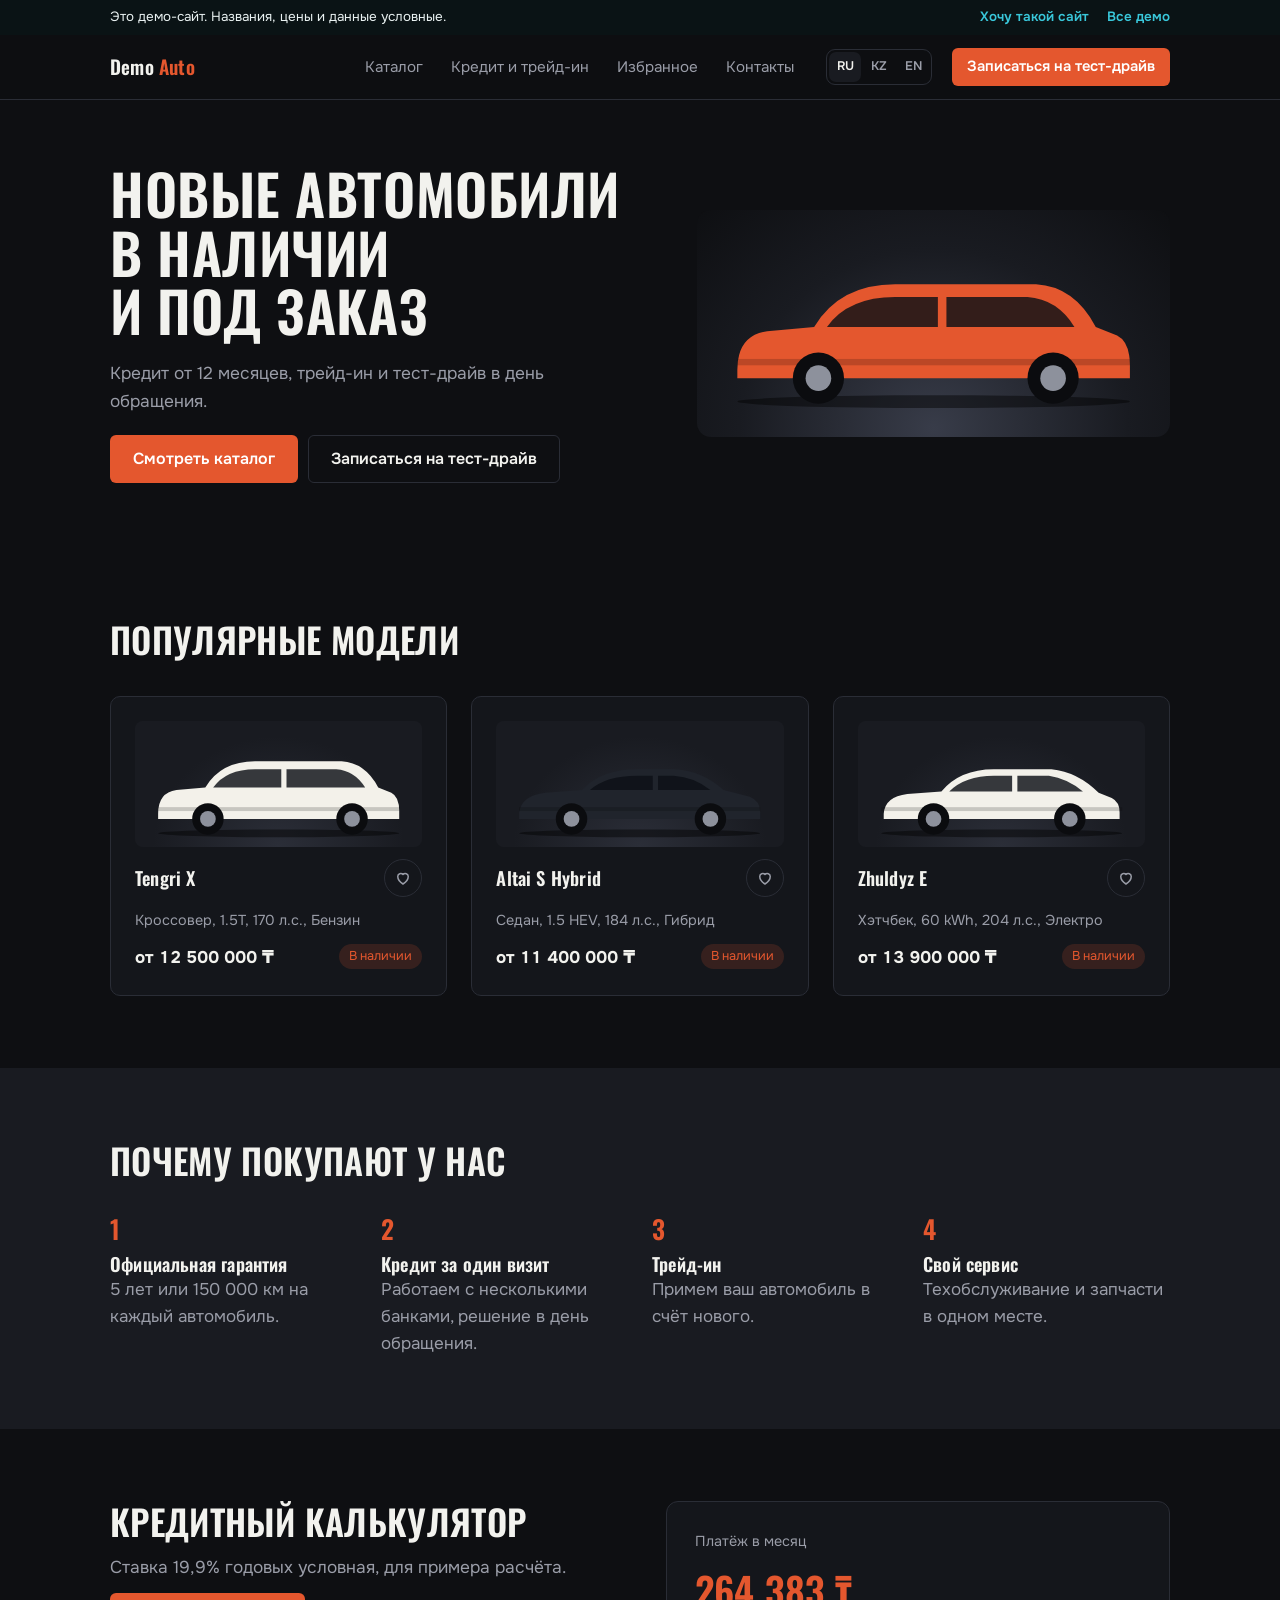
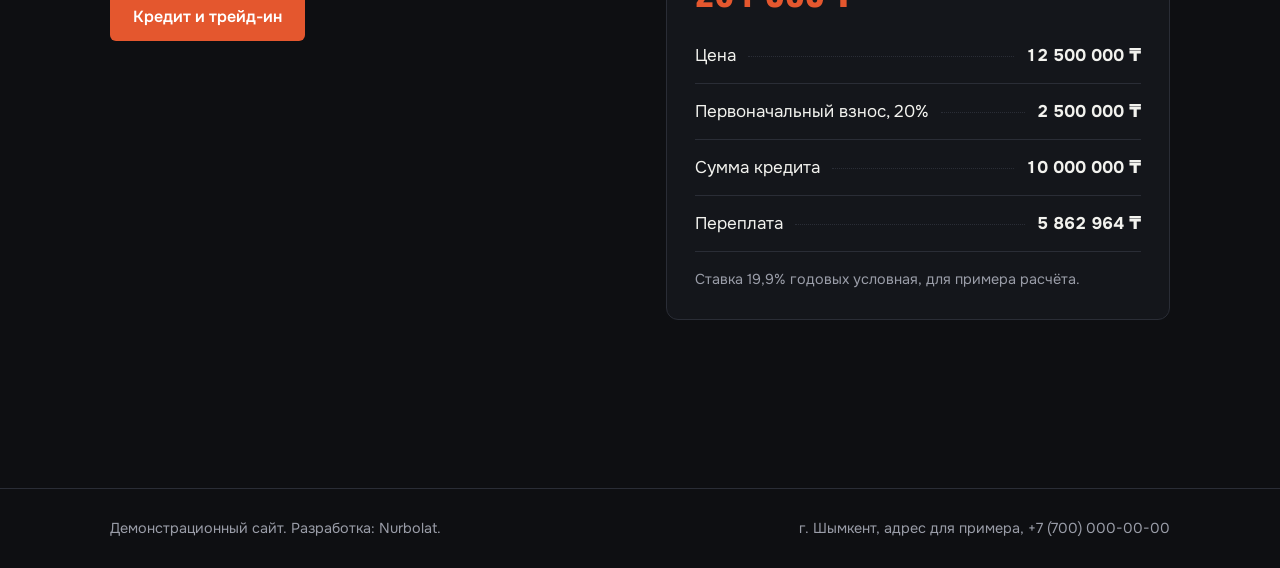
<file: auto.html>
<!doctype html>
<html lang="ru">
<head>
<meta charset="utf-8">
<meta name="viewport" content="width=device-width, initial-scale=1, viewport-fit=cover">
<meta name="robots" content="noindex">
<title>Demo Auto</title>
<link rel="preconnect" href="https://fonts.googleapis.com">
<link rel="preconnect" href="https://fonts.gstatic.com" crossorigin>
<link rel="stylesheet" href="https://fonts.googleapis.com/css2?family=Onest:wght@400;500;600&family=Oswald:wght@500;600&display=swap">
<link rel="stylesheet" href="kit.css">
<style>
/* Автосалон: тёмный шоурум, крупные заголовки, автомобили нарисованы в SVG */
:root{color-scheme:dark;--bg:#0E0F12;--fg:#F2F2EE;--ac:#E4572E;--ai:#fff;--sf:#191B21;--cd:#14161B;--ln:#2A2D36;--mu:#9A9DA8;--hf:'Oswald','Arial Narrow',sans-serif;--bf:'Onest',system-ui,sans-serif;--hw:600;--ht:.01em;--r:6px}
h1,h2{text-transform:uppercase}
.cv{display:block;border-radius:8px;background:radial-gradient(ellipse at 50% 100%,#2b2e38 0,#191B21 62%);padding:18px 10px 8px}
.cv svg{display:block;width:100%;height:auto}
.stage{padding:8% 4% 4%;border-radius:14px;background:radial-gradient(ellipse at 50% 96%,#383c49 0,#191B21 58%,#0E0F12 100%)}
.heart{flex:none;display:grid;place-items:center;width:38px;height:38px;border:1px solid var(--ln);border-radius:50%;background:none;color:var(--mu);cursor:pointer}
.heart svg{width:18px;height:18px}
.heart[aria-pressed=true]{color:var(--ac);border-color:var(--ac)}
.heart[aria-pressed=true] path{fill:currentColor}
.sw{width:34px;height:34px;border-radius:50%;border:2px solid var(--ln);cursor:pointer;padding:0}
.sw[aria-pressed=true]{outline:2px solid var(--ac);outline-offset:3px}
.filters{display:grid;gap:18px;padding:20px;border:1px solid var(--ln);border-radius:12px;background:var(--cd);margin-bottom:24px}
.filters .row{gap:8px 14px}
.filters small{color:var(--mu);min-width:74px}
.cnt{display:inline-grid;place-items:center;min-width:20px;height:20px;margin-left:6px;padding:0 6px;border-radius:10px;background:var(--ac);color:#fff;font-size:.75rem}
.sp{display:grid;grid-template-columns:repeat(auto-fit,minmax(130px,1fr));gap:1px;background:var(--ln);border:1px solid var(--ln);border-radius:10px;overflow:hidden}
.sp div{display:grid;gap:2px;padding:14px;background:var(--cd)}
.sp small{color:var(--mu)}
</style>
</head>
<body>
<script src="kit.js"></script>
<script>
(function () {
  'use strict';
  var K = Kit, L = K.L, s = K.s, e = K.esc;
  var RATE = 19.9;

  var S = {
    catalog: ['Каталог', 'Каталог', 'Catalogue'],
    credit: ['Кредит и трейд-ин', 'Несие және трейд-ин', 'Financing and trade-in'],
    fav: ['Избранное', 'Таңдаулылар', 'Favourites'],
    h1: ['Новые автомобили в наличии и под заказ', 'Жаңа автокөліктер қолда бар және тапсырыспен', 'New cars in stock and to order'],
    hp: ['Кредит от 12 месяцев, трейд-ин и тест-драйв в день обращения.', '12 айдан бастап несие, трейд-ин және өтініш берген күні тест-драйв.', 'Financing from 12 months, trade-in and a same-day test drive.'],
    toCat: ['Смотреть каталог', 'Каталогты көру', 'Browse catalogue'],
    td: ['Записаться на тест-драйв', 'Тест-драйвқа жазылу', 'Book a test drive'],
    pop: ['Популярные модели', 'Танымал модельдер', 'Popular models'],
    why: ['Почему покупают у нас', 'Неге бізден алады', 'Why buy from us'],
    a1: ['Официальная гарантия', 'Ресми кепілдік', 'Official warranty'], a1d: ['5 лет или 150 000 км на каждый автомобиль.', 'Әр автокөлікке 5 жыл немесе 150 000 км.', '5 years or 150,000 km on every car.'],
    a2: ['Кредит за один визит', 'Бір келгенде несие', 'Financing in one visit'], a2d: ['Работаем с несколькими банками, решение в день обращения.', 'Бірнеше банкпен жұмыс істейміз, шешім сол күні шығады.', 'We work with several banks; a decision the same day.'],
    a3: ['Трейд-ин', 'Трейд-ин', 'Trade-in'], a3d: ['Примем ваш автомобиль в счёт нового.', 'Көлігіңізді жаңасының есебіне қабылдаймыз.', 'We take your current car as part of the payment.'],
    a4: ['Свой сервис', 'Өз сервисіміз', 'In-house service'], a4d: ['Техобслуживание и запчасти в одном месте.', 'Техникалық қызмет пен қосалқы бөлшектер бір жерде.', 'Maintenance and parts in one place.'],
    body: ['Кузов', 'Шанақ', 'Body'], fuel: ['Топливо', 'Отын', 'Fuel'],
    maxp: ['Цена до', 'Ең жоғары баға', 'Price up to'], stock: ['Только в наличии', 'Тек қолда бары', 'In stock only'],
    sort: ['Сортировка', 'Сұрыптау', 'Sort by'], pa: ['Сначала дешевле', 'Алдымен арзаны', 'Price: low to high'], pd: ['Сначала дороже', 'Алдымен қымбаты', 'Price: high to low'], hpS: ['По мощности', 'Қуаты бойынша', 'By power'],
    found: ['Найдено: {n}', 'Табылды: {n}', 'Found: {n}'], none: ['Под эти условия ничего нет. Измените фильтры.', 'Бұл шарттарға сай көлік жоқ. Сүзгілерді өзгертіңіз.', 'Nothing matches. Try changing the filters.'], reset: ['Сбросить фильтры', 'Сүзгілерді тазарту', 'Reset filters'],
    inSt: ['В наличии', 'Қолда бар', 'In stock'], ord: ['Под заказ', 'Тапсырыспен', 'To order'], hpU: ['л.с.', 'а.к.', 'hp'], mln: ['млн ₸', 'млн ₸', 'M ₸'],
    specs: ['Характеристики', 'Сипаттамалары', 'Specifications'], eng: ['Двигатель', 'Қозғалтқыш', 'Engine'], power: ['Мощность', 'Қуаты', 'Power'], drive: ['Привод', 'Жетек', 'Drivetrain'],
    cons: ['Расход', 'Отын шығыны', 'Consumption'], consU: ['л на 100 км', 'л / 100 км', 'l per 100 km'], rng: ['Запас хода', 'Жүріс қоры', 'Range'], km: ['км', 'км', 'km'],
    color: ['Цвет', 'Түсі', 'Colour'], trim: ['Комплектация', 'Жинақтама', 'Trim'],
    t0: ['Базовое оснащение', 'Базалық жабдықталуы', 'Core equipment'], t1: ['Подогрев сидений, камера, диски 18"', 'Орындық жылытқышы, камера, 18" дискілер', 'Heated seats, camera, 18" wheels'], t2: ['Кожа, панорамная крыша, ассистенты водителя', 'Былғары, панорамалық төбе, жүргізуші көмекшілері', 'Leather, panoramic roof, driver assists'],
    price: ['Цена', 'Бағасы', 'Price'], perMo: ['{p} ₸ в месяц', 'айына {p} ₸', '{p} ₸ per month'], inCr: ['В кредит: {p}', 'Несиеге: {p}', 'On finance: {p}'],
    crHint: ['взнос 20%, 60 месяцев', 'жарна 20%, 60 ай', '20% down, 60 months'],
    addFav: ['В избранное', 'Таңдаулыға қосу', 'Add to favourites'], inFav: ['В избранном', 'Таңдаулыда', 'In favourites'],
    favOn: ['Добавлено в избранное', 'Таңдаулыға қосылды', 'Added to favourites'], favOff: ['Убрано из избранного', 'Таңдаулыдан алынды', 'Removed from favourites'],
    cH: ['Кредитный калькулятор', 'Несие калькуляторы', 'Loan calculator'], model: ['Модель', 'Модель', 'Model'],
    down: ['Первоначальный взнос', 'Бастапқы жарна', 'Down payment'], term: ['Срок', 'Мерзімі', 'Term'], mo: ['мес.', 'ай', 'months'],
    rateN: ['Ставка 19,9% годовых условная, для примера расчёта.', 'Жылдық 19,9% мөлшерлеме шартты, есеп үлгісі ретінде алынған.', 'The 19.9% annual rate is a placeholder for this example.'],
    pay: ['Платёж в месяц', 'Айлық төлем', 'Monthly payment'], loan: ['Сумма кредита', 'Несие сомасы', 'Loan amount'], over: ['Переплата', 'Артық төлем', 'Interest paid'],
    apply: ['Оставить заявку на кредит', 'Несиеге өтінім қалдыру', 'Apply for financing'],
    tiH: ['Оценка вашего авто по трейд-ин', 'Көлігіңізді трейд-инге бағалау', 'Trade-in valuation'], tiD: ['Заполните данные, менеджер назовёт предварительную цену в течение часа.', 'Деректерді толтырыңыз, менеджер бір сағат ішінде алдын ала бағасын айтады.', 'Fill in the details and a manager will give a preliminary price within an hour.'],
    tiCar: ['Марка и модель', 'Маркасы мен моделі', 'Make and model'], tiY: ['Год выпуска', 'Шыққан жылы', 'Year'], tiKm: ['Пробег, км', 'Жүрісі, км', 'Mileage, km'], tiBtn: ['Получить оценку', 'Бағасын білу', 'Get a valuation'],
    favE: ['В избранном пока пусто. Отметьте сердечком автомобили в каталоге.', 'Таңдаулылар әзірге бос. Каталогтағы көліктерді жүрекшемен белгілеңіз.', 'No favourites yet. Tap the heart on cars in the catalogue.'],
    cT: ['Приезжайте на тест-драйв', 'Тест-драйвқа келіңіз', 'Come for a test drive'], cD: ['Оставьте заявку, менеджер перезвонит и согласует время.', 'Өтінім қалдырыңыз, менеджер қоңырау шалып, уақытты келіседі.', 'Leave a request and a manager will call to arrange a time.'],
    salon: ['Автосалон', 'Автосалон', 'Showroom']
  };
  var BODY = { sedan: ['Седан', 'Седан', 'Sedan'], suv: ['Кроссовер', 'Кроссовер', 'Crossover'], hatch: ['Хэтчбек', 'Хэтчбек', 'Hatchback'] };
  var FUEL = { p: ['Бензин', 'Бензин', 'Petrol'], h: ['Гибрид', 'Гибрид', 'Hybrid'], e: ['Электро', 'Электр', 'Electric'] };
  var DRIVE = { FWD: ['Передний', 'Алдыңғы', 'Front-wheel'], AWD: ['Полный', 'Толық', 'All-wheel'], RWD: ['Задний', 'Артқы', 'Rear-wheel'] };
  var COL = ['#C9CED6', '#20242C', '#9B1C1C', '#F3F1EA', '#1E4E8C'];
  var TRIMS = [['Comfort', 0, 't0'], ['Style', 900000, 't1'], ['Premium', 1900000, 't2']];
  /* модели выдуманные: n имя, b кузов, p цена, f топливо, hp мощность, st в наличии */
  var CARS = [
    { id: 'altai-s', n: 'Altai S', b: 'sedan', p: 8900000, f: 'p', hp: 150, eng: '1.5T', dr: 'FWD', cons: 6.4, st: 1 },
    { id: 'altai-h', n: 'Altai S Hybrid', b: 'sedan', p: 11400000, f: 'h', hp: 184, eng: '1.5 HEV', dr: 'FWD', cons: 4.6, st: 1 },
    { id: 'arlan-gt', n: 'Arlan GT', b: 'sedan', p: 16800000, f: 'p', hp: 261, eng: '2.0T', dr: 'AWD', cons: 8.1, st: 0 },
    { id: 'tengri-x', n: 'Tengri X', b: 'suv', p: 12500000, f: 'p', hp: 170, eng: '1.5T', dr: 'AWD', cons: 7.4, st: 1 },
    { id: 'tengri-x7', n: 'Tengri X7', b: 'suv', p: 18900000, f: 'h', hp: 245, eng: '2.0 HEV', dr: 'AWD', cons: 5.9, st: 1 },
    { id: 'saryarka', n: 'Saryarka 9', b: 'suv', p: 24500000, f: 'p', hp: 299, eng: '3.0T', dr: 'AWD', cons: 10.2, st: 0 },
    { id: 'sunkar', n: 'Sunkar', b: 'hatch', p: 6900000, f: 'p', hp: 113, eng: '1.5', dr: 'FWD', cons: 5.9, st: 1 },
    { id: 'sunkar-x', n: 'Sunkar Cross', b: 'hatch', p: 8200000, f: 'p', hp: 122, eng: '1.6', dr: 'FWD', cons: 6.3, st: 1 },
    { id: 'zhuldyz-e', n: 'Zhuldyz E', b: 'hatch', p: 13900000, f: 'e', hp: 204, eng: '60 kWh', dr: 'RWD', rng: 430, st: 1 }
  ];
  var SHAPE = {
    sedan: ['M10 56Q12 43 30 41L58 39Q72 23 100 23L128 23Q150 24 166 39L186 44Q194 47 194 56L194 61L10 61Z', 'M64 39Q76 28 100 28L112 28L112 39Z', 'M116 28L128 28Q144 29 156 39L116 39Z', 50, 156],
    suv: ['M10 57Q10 41 24 39L46 37Q58 17 84 17L150 17Q168 18 178 37L188 41Q194 44 194 55L194 61L10 61Z', 'M52 37Q62 23 84 23L104 23L104 37Z', 'M108 23L146 23Q160 24 168 37L108 37Z', 48, 158],
    hatch: ['M12 57Q13 44 30 42L56 40Q70 23 96 23L140 23Q160 25 176 41L186 45Q192 48 192 56L192 61L12 61Z', 'M62 40Q74 28 96 28L110 28L110 40Z', 'M114 28L138 28Q152 30 164 40L114 40Z', 50, 154]
  };
  var HEART = '<svg viewBox="0 0 24 24" fill="none" stroke="currentColor" stroke-width="2" stroke-linejoin="round"><path d="M12 20s-7-4.4-7-10a4 4 0 0 1 7-2.6A4 4 0 0 1 19 10c0 5.600-7 10-7 10Z"/></svg>';

  var st = { b: 'all', f: 'all', max: 25, stock: false, sort: 'pa' };
  var view = { color: 0, trim: 0 }, cr = { car: 'tengri-x', down: 20, term: 60 };
  function favs() { return K.store.get('autoFav', []); }
  function byId(id) { for (var i = 0; i < CARS.length; i++) if (CARS[i].id === id) return CARS[i]; return CARS[0]; }
  function pay(p, down, n) { var P = p * (1 - down / 100), r = RATE / 1200; return P * r / (1 - Math.pow(1 + r, -n)); }
  function svg(b, color) {
    var a = SHAPE[b], w = function (x) { return '<circle cx="' + x + '" cy="61" r="12" fill="#0b0c0f"/><circle cx="' + x + '" cy="61" r="6" fill="#8d919c"/>'; };
    return '<svg viewBox="0 0 204 76" aria-hidden="true"><ellipse cx="102" cy="72" rx="92" ry="3" fill="#000" opacity=".45"/><path d="' + a[0] + '" fill="' + color + '"/><path d="' + a[1] + '" fill="#0d1016" opacity=".82"/><path d="' + a[2] + '" fill="#0d1016" opacity=".82"/><rect x="10" y="52" width="184" height="3" fill="#000" opacity=".18"/>' + w(a[3]) + w(a[4]) + '</svg>';
  }
  function meta(c) { return L(BODY[c.b]) + ', ' + c.eng + ', ' + c.hp + ' ' + s('hpU'); }
  function card(c, i) {
    var on = favs().indexOf(c.id) > -1;
    return '<article class="card"><a class="cv" href="#/car/' + c.id + '" aria-label="' + e(c.n) + '">' + svg(c.b, COL[(i || 0) % COL.length]) + '</a>' +
      '<div class="row" style="justify-content:space-between;flex-wrap:nowrap"><h3><a href="#/car/' + c.id + '" style="text-decoration:none">' + e(c.n) + '</a></h3><button class="heart" type="button" data-fav="' + c.id + '" aria-pressed="' + on + '" aria-label="' + e(s('addFav')) + '">' + HEART + '</button></div>' +
      '<p class="mu sm">' + e(meta(c)) + ', ' + e(L(FUEL[c.f])) + '</p>' +
      '<div class="row" style="justify-content:space-between"><b class="num">' + K.from(c.p) + '</b><span class="tag' + (c.st ? ' on' : '') + '">' + e(s(c.st ? 'inSt' : 'ord')) + '</span></div></article>';
  }
  function chips(key, map) {
    return '<div class="chips">' + [['all', s('allF')]].concat(Object.keys(map).map(function (k) { return [k, L(map[k])]; })).map(function (o) {
      return '<button class="chip" type="button" data-flt="' + key + '" data-v="' + o[0] + '" aria-pressed="' + (st[key] === o[0]) + '">' + e(o[1]) + '</button>';
    }).join('') + '</div>';
  }
  function listHtml() {
    var a = CARS.filter(function (c) { return (st.b === 'all' || c.b === st.b) && (st.f === 'all' || c.f === st.f) && c.p <= st.max * 1e6 && (!st.stock || c.st); });
    a.sort(function (x, y) { return st.sort === 'pa' ? x.p - y.p : st.sort === 'pd' ? y.p - x.p : y.hp - x.hp; });
    return '<p class="mu sm" style="margin-bottom:14px">' + s('found', { n: a.length }) + '</p>' + (a.length ? '<div class="g">' + a.map(function (c) { return card(c, CARS.indexOf(c)); }).join('') + '</div>' :
      '<div class="box"><p>' + e(s('none')) + '</p><div><button class="btn gh s" type="button" data-reset>' + e(s('reset')) + '</button></div></div>');
  }
  function tdForm(id) {
    return K.form('testdrive', K.fl(s('model'), '<select name="car">' + CARS.map(function (c) { return '<option value="' + c.id + '"' + (c.id === id ? ' selected' : '') + '>' + e(c.n) + '</option>'; }).join('') + '</select>') +
      '<div class="f2">' + K.fl(s('date'), '<input name="date" type="date">') + K.fl(s('time'), '<select name="time"><option>10:00</option><option>12:00</option><option>14:00</option><option>16:00</option><option>18:00</option></select>') + '</div>' + K.np(), s('td'));
  }
  function crOut() {
    var c = byId(cr.car), m = pay(c.p, cr.down, cr.term), loan = c.p * (1 - cr.down / 100);
    return '<p class="mu sm">' + e(s('pay')) + '</p><p class="big num ac">' + K.tg(m) + '</p><div class="list"><div><span>' + e(s('price')) + '</span><i></i><b>' + K.tg(c.p) + '</b></div><div><span>' + e(s('down')) + ', ' + cr.down + '%</span><i></i><b>' + K.tg(c.p * cr.down / 100) + '</b></div><div><span>' + e(s('loan')) + '</span><i></i><b>' + K.tg(loan) + '</b></div><div><span>' + e(s('over')) + '</span><i></i><b>' + K.tg(m * cr.term - loan) + '</b></div></div><p class="mu sm">' + e(s('rateN')) + '</p>';
  }

  var routes = {
    home: function () {
      var top = ['tengri-x', 'altai-h', 'zhuldyz-e'].map(byId);
      return '<section class="hero"><div class="wrap"><div class="hero-c"><h1>' + e(s('h1')) + '</h1><p class="lead">' + e(s('hp')) + '</p><div class="row"><a class="btn" href="#/catalog">' + e(s('toCat')) + '</a><a class="btn gh" href="#/contacts">' + e(s('td')) + '</a></div></div><div class="stage">' + svg('suv', '#E4572E') + '</div></div></section>' +
        '<section><div class="wrap"><div class="hd"><h2>' + e(s('pop')) + '</h2></div><div class="g">' + top.map(function (c) { return card(c, CARS.indexOf(c)); }).join('') + '</div></div></section>' +
        '<section class="band"><div class="wrap"><div class="hd"><h2>' + e(s('why')) + '</h2></div><div class="g steps" style="--min:220px">' + [1, 2, 3, 4].map(function (i) { return '<div><h3>' + e(s('a' + i)) + '</h3><p class="mu">' + e(s('a' + i + 'd')) + '</p></div>'; }).join('') + '</div></div></section>' +
        '<section><div class="wrap g2"><div class="hd"><h2>' + e(s('cH')) + '</h2><p class="lead">' + e(s('rateN')) + '</p><div><a class="btn" href="#/credit">' + e(s('credit')) + '</a></div></div><div class="box" id="crOut">' + crOut() + '</div></div></section>';
    },
    catalog: function () {
      return '<section class="pg"><div class="wrap"><div class="hd"><h1>' + e(s('catalog')) + '</h1></div><div class="filters">' +
        '<div class="row"><small>' + e(s('body')) + '</small>' + chips('b', BODY) + '</div><div class="row"><small>' + e(s('fuel')) + '</small>' + chips('f', FUEL) + '</div>' +
        '<div class="f2"><label class="fl"><span>' + e(s('maxp')) + ': <b id="maxOut">' + st.max + ' ' + e(s('mln')) + '</b></span><input type="range" id="maxp" min="7" max="25" step="1" value="' + st.max + '"></label>' +
        K.fl(s('sort'), '<select id="sort">' + ['pa', 'pd', 'hpS'].map(function (k) { return '<option value="' + k + '"' + (st.sort === k ? ' selected' : '') + '>' + e(s(k)) + '</option>'; }).join('') + '</select>') + '</div>' +
        '<label class="row" style="cursor:pointer"><input type="checkbox" id="stock"' + (st.stock ? ' checked' : '') + ' style="accent-color:var(--ac);width:18px;height:18px"> ' + e(s('stock')) + '</label></div><div id="list">' + listHtml() + '</div></div></section>';
    },
    car: function (id) {
      var c = byId(id), p = c.p + TRIMS[view.trim][1], on = favs().indexOf(c.id) > -1;
      return '<section class="pg"><div class="wrap"><div class="crumbs"><a href="#/catalog">' + e(s('catalog')) + '</a><span>/</span><span>' + e(c.n) + '</span></div><div class="g2">' +
        '<div style="display:grid;gap:18px"><div class="stage" id="carPic">' + svg(c.b, COL[view.color]) + '</div><div class="row"><span class="mu sm">' + e(s('color')) + '</span>' + COL.map(function (h, i) { return '<button class="sw" type="button" data-color="' + i + '" aria-pressed="' + (i === view.color) + '" style="background:' + h + '" aria-label="' + e(s('color')) + ' ' + (i + 1) + '"></button>'; }).join('') + '</div>' +
        '<h2>' + e(s('specs')) + '</h2><div class="sp"><div><small>' + e(s('body')) + '</small><b>' + e(L(BODY[c.b])) + '</b></div><div><small>' + e(s('eng')) + '</small><b>' + e(c.eng) + ', ' + e(L(FUEL[c.f])) + '</b></div><div><small>' + e(s('power')) + '</small><b>' + c.hp + ' ' + e(s('hpU')) + '</b></div><div><small>' + e(s('drive')) + '</small><b>' + e(L(DRIVE[c.dr])) + '</b></div><div><small>' + e(s(c.rng ? 'rng' : 'cons')) + '</small><b>' + (c.rng ? c.rng + ' ' + e(s('km')) : String(c.cons).replace('.', K.lang() === 'en' ? '.' : ',') + ' ' + e(s('consU'))) + '</b></div></div></div>' +
        '<div class="box sticky"><div class="row" style="justify-content:space-between"><h1 style="font-size:clamp(1.8rem,4vw,2.6rem)">' + e(c.n) + '</h1><span class="tag' + (c.st ? ' on' : '') + '">' + e(s(c.st ? 'inSt' : 'ord')) + '</span></div>' +
        '<fieldset class="f"><legend class="mu sm" style="margin-bottom:8px">' + e(s('trim')) + '</legend>' + TRIMS.map(function (t, i) { return '<label class="opt"><input type="radio" name="trim" value="' + i + '"' + (i === view.trim ? ' checked' : '') + '><span><b>' + t[0] + (t[1] ? ', + ' + K.tg(t[1]) : '') + '</b><span class="mu sm">' + e(s(t[2])) + '</span></span></label>'; }).join('') + '</fieldset>' +
        '<div><p class="mu sm">' + e(s('price')) + '</p><p class="big num">' + K.tg(p) + '</p><p class="mu sm">' + s('inCr', { p: s('perMo', { p: K.money(pay(p, 20, 60)) }) }) + ' (' + e(s('crHint')) + ')</p></div>' +
        '<div class="row"><button class="btn" type="button" data-scroll="tdf">' + e(s('td')) + '</button><button class="btn gh" type="button" data-fav="' + c.id + '" aria-pressed="' + on + '">' + e(s(on ? 'inFav' : 'addFav')) + '</button></div></div></div>' +
        '<div class="box" id="tdf" style="margin-top:32px;scroll-margin-top:110px"><h2>' + e(s('td')) + '</h2>' + tdForm(c.id) + '</div></div></section>';
    },
    credit: function () {
      return '<section class="pg"><div class="wrap"><div class="hd"><h1>' + e(s('credit')) + '</h1></div><div class="g2"><div class="box"><h2>' + e(s('cH')) + '</h2>' +
        K.fl(s('model'), '<select id="crCar">' + CARS.map(function (c) { return '<option value="' + c.id + '"' + (c.id === cr.car ? ' selected' : '') + '>' + e(c.n) + ', ' + K.tg(c.p) + '</option>'; }).join('') + '</select>') +
        '<label class="fl"><span>' + e(s('down')) + ': <b id="downOut">' + cr.down + '%</b></span><input type="range" id="crDown" min="10" max="70" step="5" value="' + cr.down + '"></label>' +
        '<label class="fl"><span>' + e(s('term')) + ': <b id="termOut">' + cr.term + ' ' + e(s('mo')) + '</b></span><input type="range" id="crTerm" min="12" max="84" step="12" value="' + cr.term + '"></label></div>' +
        '<div class="box" id="crOut">' + crOut() + '</div></div>' +
        '<div class="g2" style="margin-top:32px"><div class="box"><h2>' + e(s('apply')) + '</h2>' + K.form('credit', '<input type="hidden" name="calc" id="crHid" data-l="' + e(s('cH')) + '">' + K.np(), s('apply')) + '</div>' +
        '<div class="box"><h2>' + e(s('tiH')) + '</h2><p class="mu">' + e(s('tiD')) + '</p>' + K.form('tradein', K.fl(s('tiCar'), '<input name="car" required>') + '<div class="f2">' + K.fl(s('tiY'), '<input name="year" type="number" min="1995" max="2026" placeholder="2018">') + K.fl(s('tiKm'), '<input name="km" type="number" min="0" step="1000" placeholder="90000">') + '</div>' + K.np(), s('tiBtn')) + '</div></div></div></section>';
    },
    fav: function () {
      var a = CARS.filter(function (c) { return favs().indexOf(c.id) > -1; });
      return '<section class="pg"><div class="wrap"><div class="hd"><h1>' + e(s('fav')) + '</h1></div>' + (a.length ? '<div class="g">' + a.map(function (c) { return card(c, CARS.indexOf(c)); }).join('') + '</div>' : '<div class="box"><p>' + e(s('favE')) + '</p><div><a class="btn" href="#/catalog">' + e(s('toCat')) + '</a></div></div>') + '</div></section>';
    },
    contacts: function () {
      return '<section class="pg"><div class="wrap g2"><div class="hd"><h1>' + e(s('cT')) + '</h1><p class="lead">' + e(s('cD')) + '</p><div class="list"><div><span>' + e(s('salon')) + '</span><i></i><b>' + e(s('addr')) + '</b></div><div><span>' + e(s('phone')) + '</span><i></i><b>+7 (700) 000-00-00</b></div><div><span>' + e(s('time')) + '</span><i></i><b>' + e(s('hours')) + '</b></div></div></div><div class="box">' + tdForm('tengri-x') + '</div></div></section>';
    }
  };

  function syncCr() {
    var o = K.q('#crOut'); if (o) o.innerHTML = crOut();
    var h = K.q('#crHid'), c = byId(cr.car);
    if (h) h.value = c.n + ', ' + cr.down + '%, ' + cr.term + ' ' + s('mo') + ', ' + s('perMo', { p: K.money(pay(c.p, cr.down, cr.term)) });
  }
  document.addEventListener('click', function (ev) {
    var t = ev.target, b;
    if ((b = t.closest('[data-fav]'))) {
      var id = b.getAttribute('data-fav'), f = favs(), i = f.indexOf(id);
      if (i > -1) f.splice(i, 1); else f.push(id);
      K.store.set('autoFav', f); K.toast(s(i > -1 ? 'favOff' : 'favOn')); K.refresh(); return;
    }
    if ((b = t.closest('[data-flt]'))) { st[b.getAttribute('data-flt')] = b.getAttribute('data-v'); K.refresh(); return; }
    if (t.closest('[data-reset]')) { st = { b: 'all', f: 'all', max: 25, stock: false, sort: 'pa' }; K.refresh(); return; }
    if ((b = t.closest('[data-color]'))) { view.color = +b.getAttribute('data-color'); K.refresh(); }
  });
  document.addEventListener('input', function (ev) {
    var t = ev.target;
    if (t.id === 'maxp') { st.max = +t.value; K.q('#maxOut').textContent = st.max + ' ' + s('mln'); K.q('#list').innerHTML = listHtml(); }
    else if (t.id === 'crDown') { cr.down = +t.value; K.q('#downOut').textContent = cr.down + '%'; syncCr(); }
    else if (t.id === 'crTerm') { cr.term = +t.value; K.q('#termOut').textContent = cr.term + ' ' + s('mo'); syncCr(); }
  });
  document.addEventListener('change', function (ev) {
    var t = ev.target;
    if (t.id === 'sort') { st.sort = t.value; K.q('#list').innerHTML = listHtml(); }
    else if (t.id === 'stock') { st.stock = t.checked; K.q('#list').innerHTML = listHtml(); }
    else if (t.name === 'trim') { view.trim = +t.value; K.refresh(); }
    else if (t.id === 'crCar') { cr.car = t.value; syncCr(); }
  });

  K.init({
    brand: 'Demo <i>Auto</i>', niche: ['автосалона', 'автосалонға', 'a car dealership'], S: S,
    nav: [['catalog', 'catalog'], ['credit', 'credit'], ['fav', 'fav', function () { var n = favs().length; return n ? '<span class="cnt">' + n + '</span>' : ''; }], ['contacts', 'contacts']],
    cta: ['contacts', 'td'], routes: routes,
    after: function (name) { if (name === 'credit') syncCr(); if (name !== 'car') { view.color = 0; view.trim = 0; } }
  });
})();
</script>
</body>
</html>
</file>
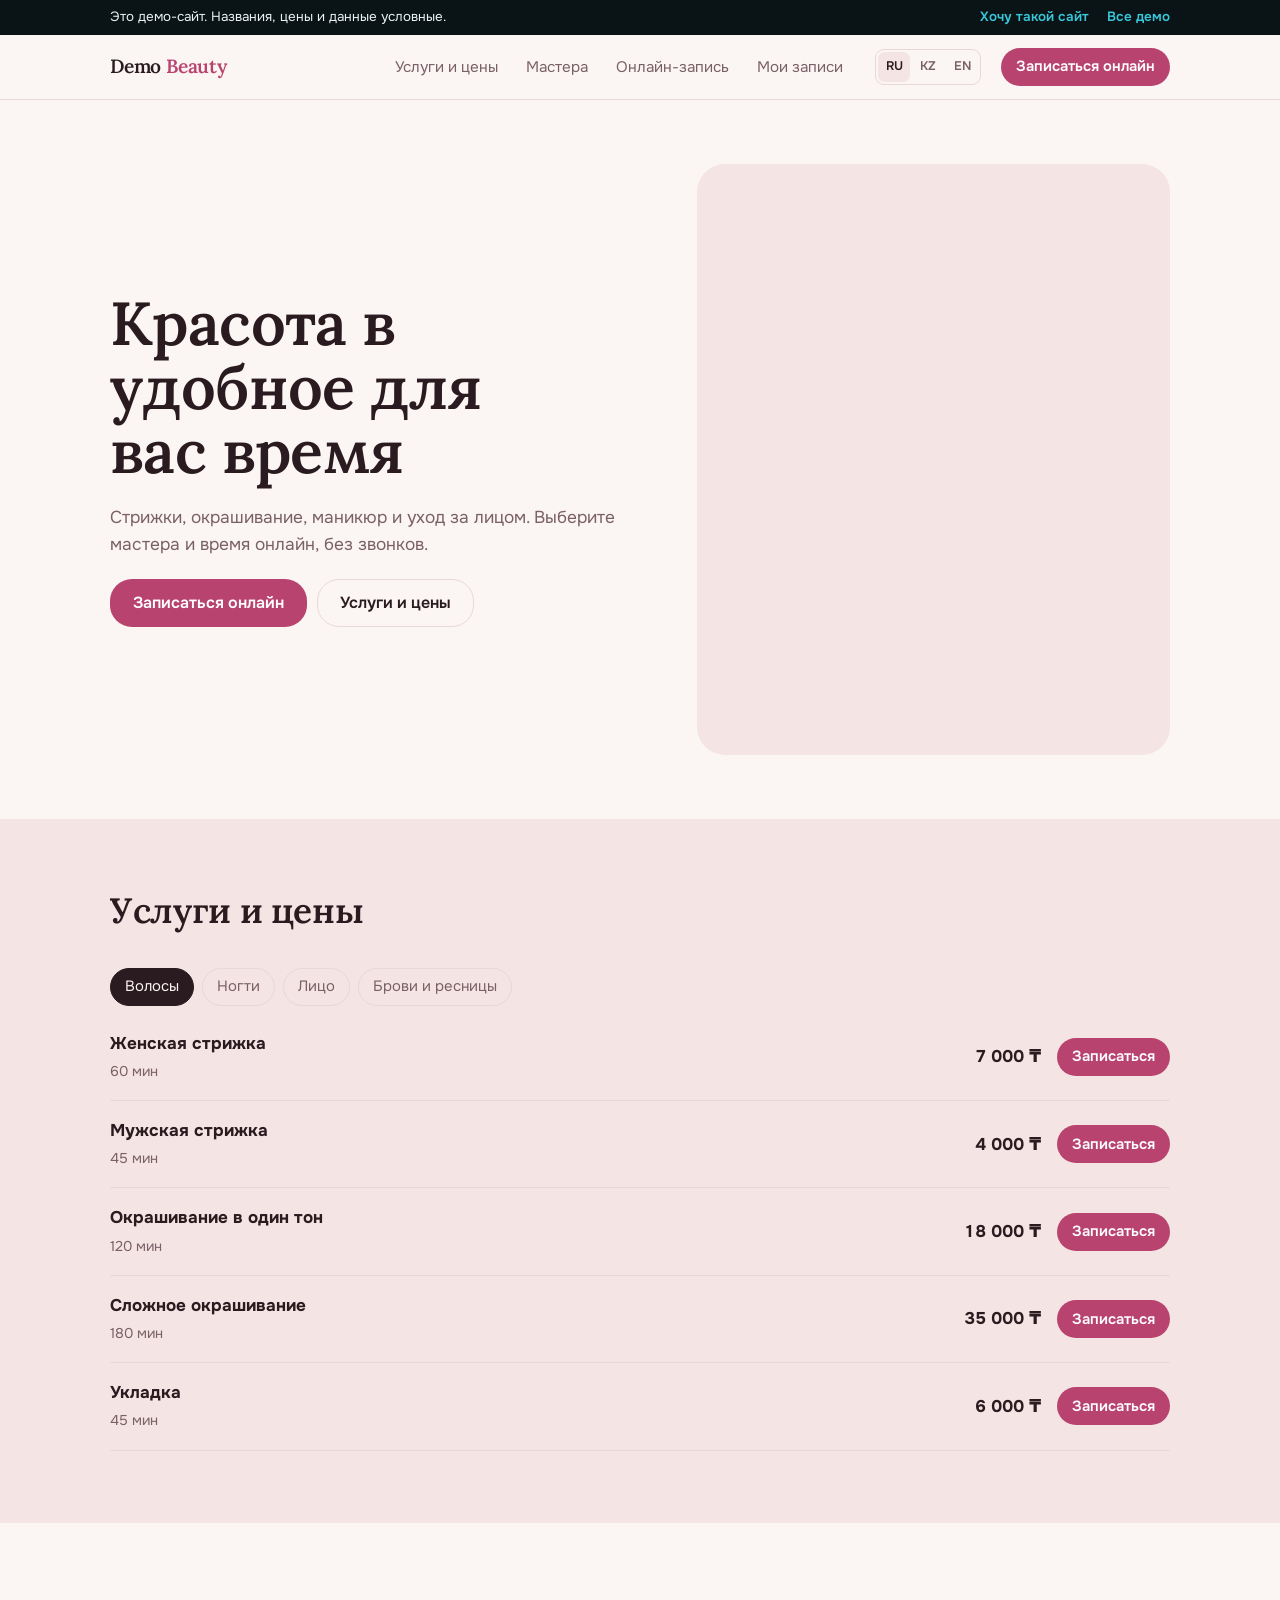
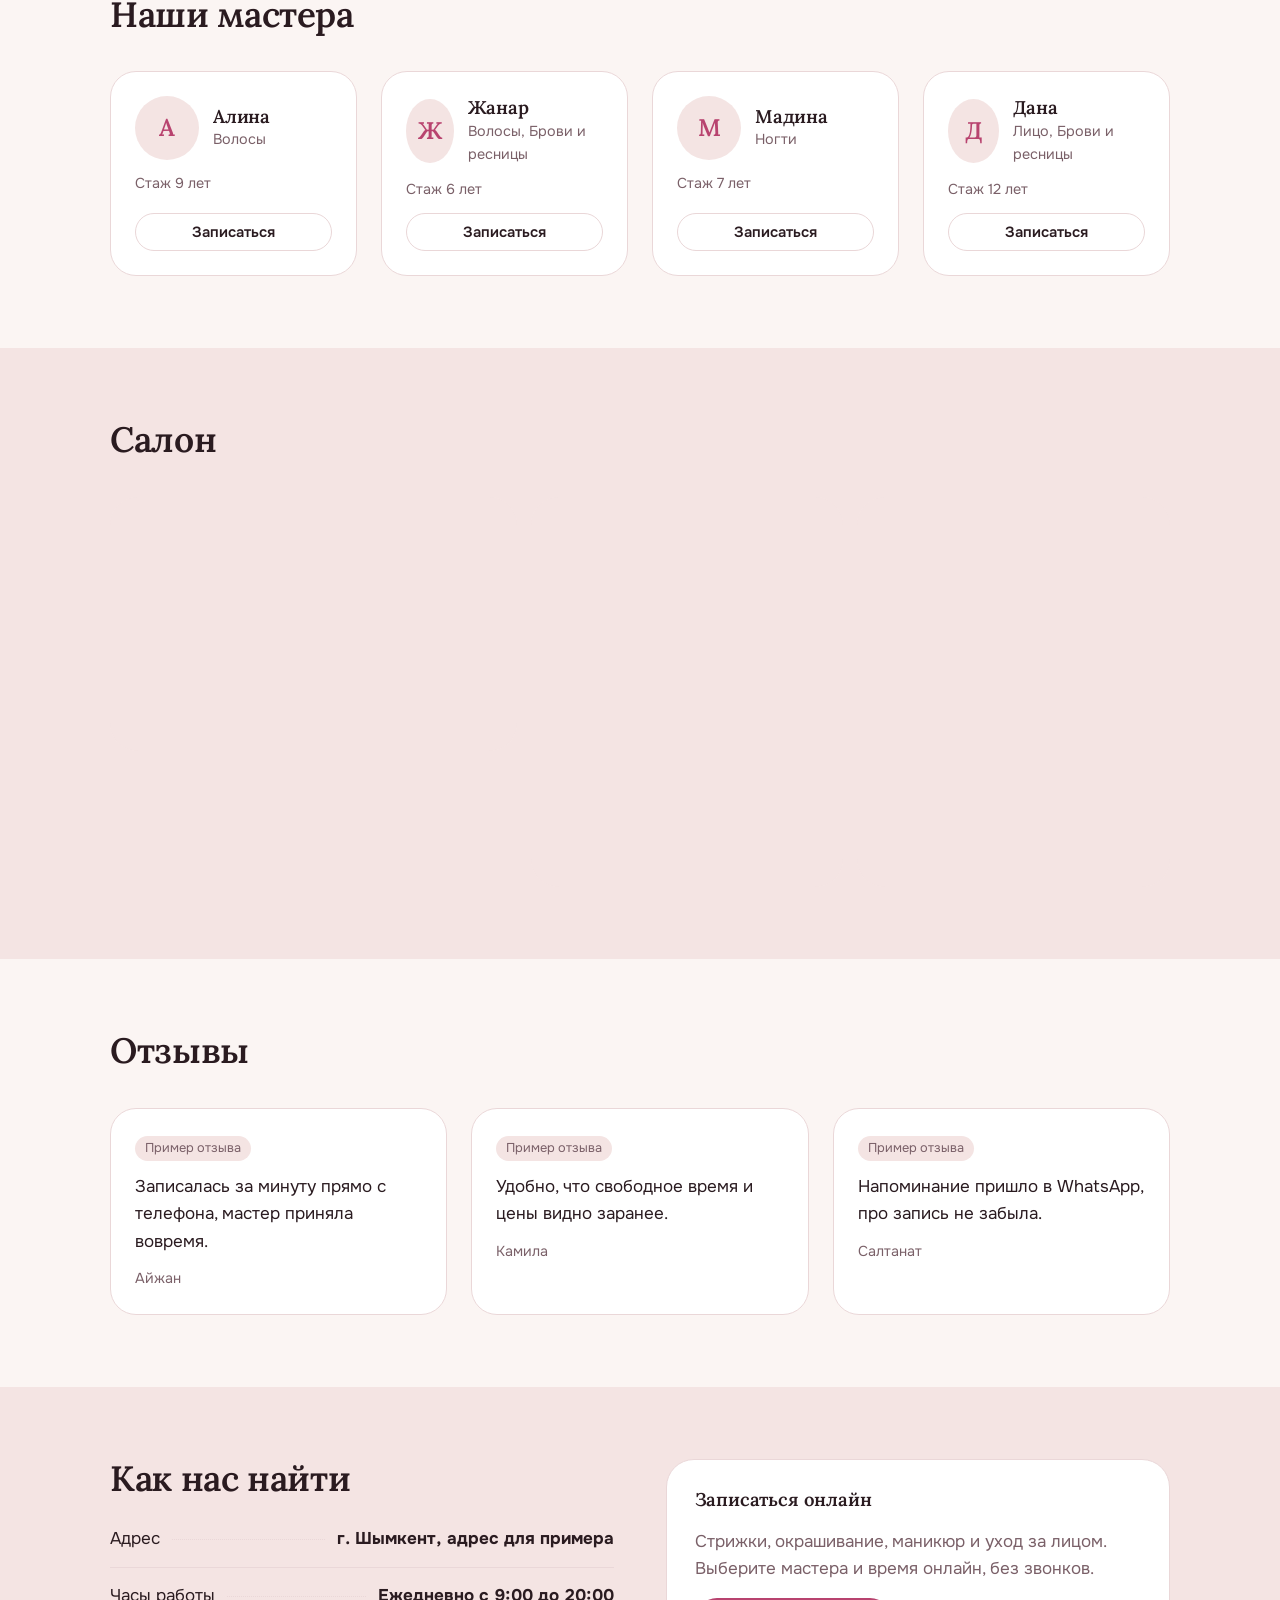
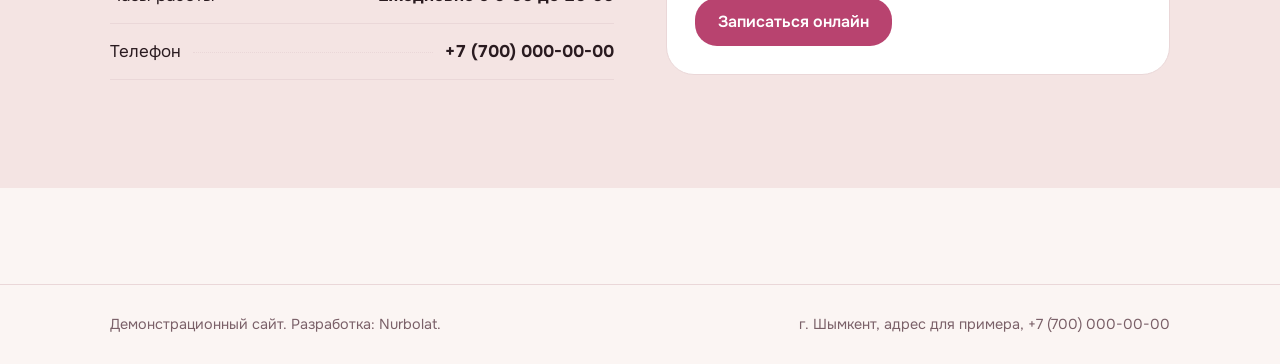
<file: beauty.html>
<!doctype html>
<html lang="ru">
<head>
<meta charset="utf-8">
<meta name="viewport" content="width=device-width, initial-scale=1, viewport-fit=cover">
<meta name="robots" content="noindex">
<title>Demo Beauty</title>
<link rel="preconnect" href="https://fonts.googleapis.com">
<link rel="preconnect" href="https://fonts.gstatic.com" crossorigin>
<link rel="stylesheet" href="https://fonts.googleapis.com/css2?family=Lora:wght@500;600&family=Onest:wght@400;500;600&display=swap">
<link rel="stylesheet" href="kit.css">
<style>
/* Салон красоты: тёплый розовый фон, заголовки с засечками, мягкие округлые формы */
:root{--bg:#FBF5F3;--fg:#2A1B20;--ac:#B8436F;--ai:#fff;--sf:#F4E4E3;--cd:#FFFFFF;--ln:#EAD7D8;--mu:#7A6068;--hf:'Lora',Georgia,serif;--bf:'Onest',system-ui,sans-serif;--hw:600;--ht:-.01em;--r:22px}
h1{font-size:clamp(2.1rem,5.4vw,3.8rem)}
.svc{display:grid;grid-template-columns:minmax(0,1fr) auto auto;gap:6px 16px;align-items:center;padding-block:16px;border-bottom:1px solid var(--ln)}
.svc small{color:var(--mu)}
@media (max-width:560px){.svc{grid-template-columns:minmax(0,1fr) auto}.svc .btn{grid-column:1/-1;justify-self:start}}
.av{display:grid;place-items:center;width:64px;height:64px;border-radius:50%;background:var(--sf);color:var(--ac);font:600 1.5rem var(--hf)}
.stp{display:flex;gap:8px;margin-bottom:24px}
.stp i{flex:1;height:4px;border-radius:2px;background:var(--ln)}
.stp i.on{background:var(--ac)}
.pick{display:flex;gap:14px;align-items:center;width:100%;padding:14px 16px;border:1px solid var(--ln);border-radius:18px;background:var(--cd);text-align:left;cursor:pointer;transition:border-color .2s}
.pick:hover,.pick[aria-pressed=true]{border-color:var(--ac)}
.pick[aria-pressed=true]{background:color-mix(in srgb,var(--ac) 7%,var(--cd))}
.pick span{flex:1;min-width:0}.pick b{display:block}
.days{display:flex;gap:8px;overflow-x:auto;padding-bottom:6px}
.day{flex:none;display:grid;gap:2px;justify-items:center;min-width:62px;padding:10px 8px;border:1px solid var(--ln);border-radius:16px;background:var(--cd);cursor:pointer}
.day small{color:var(--mu)}
.day[aria-pressed=true]{background:var(--ac);border-color:var(--ac);color:#fff}
.day[aria-pressed=true] small{color:#fff}
.gal{display:grid;grid-template-columns:1.3fr 1fr 1fr;gap:14px}
@media (max-width:700px){.gal{grid-template-columns:1fr 1fr}.gal>:first-child{grid-column:1/-1}}
</style>
</head>
<body>
<script src="kit.js"></script>
<script>
(function () {
  'use strict';
  var K = Kit, L = K.L, s = K.s, e = K.esc;

  var S = {
    services: ['Услуги и цены', 'Қызметтер мен бағалар', 'Services and prices'], masters: ['Мастера', 'Шеберлер', 'Specialists'], book: ['Онлайн-запись', 'Онлайн-жазылу', 'Book online'], my: ['Мои записи', 'Менің жазылуларым', 'My bookings'],
    bookBtn: ['Записаться онлайн', 'Онлайн жазылу', 'Book online'], bookS: ['Записаться', 'Жазылу', 'Book'],
    h1: ['Красота в удобное для вас время', 'Сізге ыңғайлы уақытта сұлулық', 'Beauty at a time that suits you'],
    hp: ['Стрижки, окрашивание, маникюр и уход за лицом. Выберите мастера и время онлайн, без звонков.', 'Шаш қию, бояу, маникюр және бет күтімі. Қоңырау шалмай-ақ шебер мен уақытты онлайн таңдаңыз.', 'Haircuts, colouring, manicure and facials. Choose your specialist and time online, no phone calls.'],
    hair: ['Волосы', 'Шаш', 'Hair'], nails: ['Ногти', 'Тырнақ', 'Nails'], face: ['Лицо', 'Бет', 'Face'], brows: ['Брови и ресницы', 'Қас пен кірпік', 'Brows and lashes'],
    min: ['{n} мин', '{n} мин', '{n} min'],
    our: ['Наши мастера', 'Біздің шеберлер', 'Our specialists'], exp: ['Стаж {n} лет', '{n} жыл тәжірибе', '{n} years of experience'],
    salon: ['Салон', 'Салон', 'The salon'], rev: ['Отзывы', 'Пікірлер', 'Reviews'], revTag: ['Пример отзыва', 'Пікір үлгісі', 'Sample review'],
    r1: ['Записалась за минуту прямо с телефона, мастер приняла вовремя.', 'Телефоннан бір минутта жазылдым, шебер уақытында қабылдады.', 'Booked from my phone in a minute and was seen right on time.'],
    r2: ['Удобно, что свободное время и цены видно заранее.', 'Бос уақыт пен бағалардың алдын ала көрініп тұрғаны ыңғайлы.', 'I like seeing free slots and prices in advance.'],
    r3: ['Напоминание пришло в WhatsApp, про запись не забыла.', 'Еске салу WhatsApp-қа келді, жазылғанымды ұмытпадым.', 'The reminder came on WhatsApp, so I did not forget.'],
    st1: ['Услуга', 'Қызмет', 'Service'], st2: ['Мастер', 'Шебер', 'Specialist'], st3: ['Дата и время', 'Күні мен уақыты', 'Date and time'], st4: ['Контакты', 'Байланыс деректері', 'Your details'],
    stepN: ['Шаг {a} из 4', 'Қадам: {a} / 4', 'Step {a} of 4'], any: ['Любой свободный мастер', 'Кез келген бос шебер', 'Any available specialist'], anyD: ['Подберём того, кто свободен в выбранное время', 'Таңдалған уақытта бос шеберді өзіміз таңдаймыз', 'We pick whoever is free at your time'],
    pickD: ['Выберите день', 'Күнді таңдаңыз', 'Choose a day'], pickT: ['Свободное время', 'Бос уақыт', 'Available times'], noT: ['На этот день всё занято, выберите другой.', 'Бұл күні бос уақыт жоқ, басқа күнді таңдаңыз.', 'This day is fully booked; choose another.'],
    back: ['Назад', 'Артқа', 'Back'], next: ['Дальше', 'Келесі', 'Next'], confirm: ['Подтвердить запись', 'Жазылуды растау', 'Confirm booking'],
    sum: ['Ваша запись', 'Сіздің жазылуыңыз', 'Your booking'], total: ['К оплате в салоне', 'Салонда төленеді', 'To pay at the salon'], notYet: ['не выбрано', 'таңдалмаған', 'not selected'],
    saved: ['Запись сохранена в этом браузере. Её видно в разделе «Мои записи».', 'Жазылу осы браузерде сақталды. Оны «Менің жазылуларым» бөлімінен көре аласыз.', 'The booking is saved in this browser. You can see it under “My bookings”.'],
    myE: ['Записей пока нет.', 'Әзірге жазылу жоқ.', 'No bookings yet.'], cancel: ['Отменить', 'Бас тарту', 'Cancel'], cancelled: ['Запись отменена', 'Жазылудан бас тартылды', 'Booking cancelled'],
    myN: ['Записи хранятся только в этом браузере. На настоящем сайте они попадают в журнал салона, а клиенту приходит напоминание.', 'Жазылулар тек осы браузерде сақталады. Нақты сайтта олар салон журналына түседі, ал клиентке еске салу келеді.', 'Bookings are stored only in this browser. On a real site they go to the salon diary and the client gets a reminder.'],
    where: ['Как нас найти', 'Бізді қалай табуға болады', 'How to find us'], addrL: ['Адрес', 'Мекенжай', 'Address'], hrsL: ['Часы работы', 'Жұмыс уақыты', 'Opening hours']
  };
  var WD = [['Вс', 'Жс', 'Sun'], ['Пн', 'Дс', 'Mon'], ['Вт', 'Сс', 'Tue'], ['Ср', 'Ср', 'Wed'], ['Чт', 'Бс', 'Thu'], ['Пт', 'Жм', 'Fri'], ['Сб', 'Сб', 'Sat']];
  var MN = [['января', 'қаңтар', 'January'], ['февраля', 'ақпан', 'February'], ['марта', 'наурыз', 'March'], ['апреля', 'сәуір', 'April'], ['мая', 'мамыр', 'May'], ['июня', 'маусым', 'June'], ['июля', 'шілде', 'July'], ['августа', 'тамыз', 'August'], ['сентября', 'қыркүйек', 'September'], ['октября', 'қазан', 'October'], ['ноября', 'қараша', 'November'], ['декабря', 'желтоқсан', 'December']];
  var CATS = ['hair', 'nails', 'face', 'brows'];
  var SVC = [
    ['h1', 'hair', ['Женская стрижка', 'Әйелдер шаш қиюы', 'Women’s haircut'], 7000, 60], ['h2', 'hair', ['Мужская стрижка', 'Ерлер шаш қиюы', 'Men’s haircut'], 4000, 45], ['h3', 'hair', ['Окрашивание в один тон', 'Бір түске бояу', 'Single-colour dye'], 18000, 120], ['h4', 'hair', ['Сложное окрашивание', 'Күрделі бояу', 'Complex colouring'], 35000, 180], ['h5', 'hair', ['Укладка', 'Шаш сәндеу', 'Styling'], 6000, 45],
    ['n1', 'nails', ['Маникюр с покрытием', 'Жабыны бар маникюр', 'Manicure with gel polish'], 6000, 90], ['n2', 'nails', ['Педикюр', 'Педикюр', 'Pedicure'], 8000, 90], ['n3', 'nails', ['Наращивание ногтей', 'Тырнақ өсіру', 'Nail extensions'], 12000, 120],
    ['f1', 'face', ['Чистка лица', 'Бет тазалау', 'Facial cleansing'], 12000, 60], ['f2', 'face', ['Пилинг', 'Пилинг', 'Peel'], 10000, 45], ['f3', 'face', ['Уходовая процедура', 'Күтім процедурасы', 'Care treatment'], 9000, 60],
    ['b1', 'brows', ['Коррекция и окрашивание бровей', 'Қасты түзету және бояу', 'Brow shaping and tinting'], 4500, 40], ['b2', 'brows', ['Ламинирование ресниц', 'Кірпікті ламинаттау', 'Lash lift'], 8000, 60]
  ];
  var MS = [['m1', ['Алина', 'Алина', 'Alina'], ['hair'], 9], ['m2', ['Жанар', 'Жанар', 'Zhanar'], ['hair', 'brows'], 6], ['m3', ['Мадина', 'Мадина', 'Madina'], ['nails'], 7], ['m4', ['Дана', 'Дана', 'Dana'], ['face', 'brows'], 12]];
  var REV = [[['Айжан', 'Айжан', 'Aizhan'], 'r1'], [['Камила', 'Камила', 'Kamila'], 'r2'], [['Салтанат', 'Салтанат', 'Saltanat'], 'r3']];
  var TIMES = ['10:00', '11:00', '12:00', '13:00', '14:00', '15:00', '16:00', '17:00', '18:00', '19:00'];
  var cat = 'hair', b = { step: 1, svc: null, m: null, date: null, time: null };

  function svc(id) { return SVC.filter(function (x) { return x[0] === id; })[0]; }
  function mst(id) { return MS.filter(function (x) { return x[0] === id; })[0]; }
  function list() { return K.store.get('beautyBookings', []); }
  function iso(d) { return d.getFullYear() + '-' + ('0' + (d.getMonth() + 1)).slice(-2) + '-' + ('0' + d.getDate()).slice(-2); }
  function nice(str) { var p = str.split('-'), d = new Date(+p[0], p[1] - 1, +p[2]), m = L(MN[d.getMonth()]); return L(WD[d.getDay()]) + ', ' + (K.lang() === 'en' ? m + ' ' + d.getDate() : d.getDate() + ' ' + m); }
  function busy(date, m, t) {
    var k = date + (m || 'any') + t, h = 0, i;
    for (i = 0; i < k.length; i++) h = (h * 31 + k.charCodeAt(i)) % 997;
    if (h % 3 === 0) return true;
    if (date === iso(new Date()) && +t.slice(0, 2) <= new Date().getHours()) return true;
    return list().some(function (x) { return x.date === date && x.time === t && (x.m === m || m === 'any' || x.m === 'any'); });
  }
  function svcRows(c) {
    return SVC.filter(function (x) { return x[1] === c; }).map(function (x) { return '<div class="svc"><div><b>' + e(L(x[2])) + '</b><br><small>' + s('min', { n: x[4] }) + '</small></div><b class="num">' + K.tg(x[3]) + '</b><button class="btn s" type="button" data-book="' + x[0] + '">' + e(s('bookS')) + '</button></div>'; }).join('');
  }
  function tabs() { return '<div class="chips" style="margin-bottom:8px">' + CATS.map(function (c) { return '<button class="chip" type="button" data-cat="' + c + '" aria-pressed="' + (c === cat) + '">' + e(s(c)) + '</button>'; }).join('') + '</div>'; }
  function mcard(m) { return '<div class="card"><div class="who"><div class="av">' + L(m[1]).charAt(0) + '</div><div><h3>' + e(L(m[1])) + '</h3><p class="mu sm">' + m[2].map(function (c) { return e(s(c)); }).join(', ') + '</p></div></div><p class="mu sm">' + s('exp', { n: m[3] }) + '</p><button class="btn gh s" type="button" data-bm="' + m[0] + '">' + e(s('bookS')) + '</button></div>'; }
  function summary() {
    var v = b.svc && svc(b.svc), no = '<span class="mu">' + e(s('notYet')) + '</span>';
    return '<div class="box sticky"><h3>' + e(s('sum')) + '</h3><div class="list"><div><span>' + e(s('st1')) + '</span><i></i><b>' + (v ? e(L(v[2])) : no) + '</b></div><div><span>' + e(s('st2')) + '</span><i></i><b>' + (b.m ? e(b.m === 'any' ? s('any') : L(mst(b.m)[1])) : no) + '</b></div><div><span>' + e(s('st3')) + '</span><i></i><b>' + (b.date && b.time ? e(nice(b.date)) + ', ' + b.time : no) + '</b></div></div>' + (v ? '<div><p class="mu sm">' + e(s('total')) + '</p><p class="big num">' + K.tg(v[3]) + '</p></div>' : '') + '</div>';
  }
  function stepHtml() {
    var h = '', i, d, v;
    if (b.step === 1) {
      h = tabs() + '<div class="f">' + SVC.filter(function (x) { return x[1] === cat; }).map(function (x) { return '<button class="pick" type="button" data-svc="' + x[0] + '" aria-pressed="' + (b.svc === x[0]) + '"><span><b>' + e(L(x[2])) + '</b><small class="mu">' + s('min', { n: x[4] }) + '</small></span><b class="num">' + K.tg(x[3]) + '</b></button>'; }).join('') + '</div>';
    } else if (b.step === 2) {
      v = svc(b.svc);
      h = '<div class="f"><button class="pick" type="button" data-m="any" aria-pressed="' + (b.m === 'any') + '"><div class="av">?</div><span><b>' + e(s('any')) + '</b><small class="mu">' + e(s('anyD')) + '</small></span></button>' + MS.filter(function (m) { return m[2].indexOf(v[1]) > -1; }).map(function (m) { return '<button class="pick" type="button" data-m="' + m[0] + '" aria-pressed="' + (b.m === m[0]) + '"><div class="av">' + L(m[1]).charAt(0) + '</div><span><b>' + e(L(m[1])) + '</b><small class="mu">' + s('exp', { n: m[3] }) + '</small></span></button>'; }).join('') + '</div>';
    } else if (b.step === 3) {
      h = '<p class="mu sm" style="margin-bottom:8px">' + e(s('pickD')) + '</p><div class="days">';
      for (i = 0; i < 10; i++) { d = new Date(); d.setDate(d.getDate() + i); v = iso(d); h += '<button class="day" type="button" data-date="' + v + '" aria-pressed="' + (b.date === v) + '"><small>' + e(L(WD[d.getDay()])) + '</small><b>' + d.getDate() + '</b></button>'; }
      h += '</div>';
      if (b.date) {
        var free = TIMES.filter(function (t) { return !busy(b.date, b.m, t); });
        h += '<p class="mu sm" style="margin:18px 0 8px">' + e(s('pickT')) + ', ' + e(nice(b.date)) + '</p>' + (free.length ? '<div class="chips">' + TIMES.map(function (t) { return '<button class="chip" type="button" data-time="' + t + '" aria-pressed="' + (b.time === t) + '"' + (free.indexOf(t) < 0 ? ' disabled' : '') + '>' + t + '</button>'; }).join('') + '</div>' : '<p>' + e(s('noT')) + '</p>');
      }
    } else {
      v = svc(b.svc);
      h = K.form('booking', '<input type="hidden" name="svc" data-l="' + e(s('st1')) + '" value="' + e(L(v[2])) + '"><input type="hidden" name="master" data-l="' + e(s('st2')) + '" value="' + e(b.m === 'any' ? s('any') : L(mst(b.m)[1])) + '"><input type="hidden" name="when" data-l="' + e(s('st3')) + '" value="' + e(nice(b.date) + ', ' + b.time) + '">' + K.np() + K.fl(s('comment'), '<input name="comment">'), s('confirm'));
    }
    var can = (b.step === 1 && b.svc) || (b.step === 2 && b.m) || (b.step === 3 && b.date && b.time);
    return '<div class="stp">' + [1, 2, 3, 4].map(function (n) { return '<i' + (n <= b.step ? ' class="on"' : '') + '></i>'; }).join('') + '</div><p class="mu sm">' + s('stepN', { a: b.step }) + '</p><h2 style="margin-bottom:18px">' + e(s('st' + b.step)) + '</h2>' + h +
      '<div class="row" style="margin-top:24px">' + (b.step > 1 ? '<button class="btn gh" type="button" data-step="-1">' + e(s('back')) + '</button>' : '') + (b.step < 4 ? '<button class="btn" type="button" data-step="1"' + (can ? '' : ' disabled') + '>' + e(s('next')) + '</button>' : '') + '</div>';
  }

  var routes = {
    home: function () {
      return '<section class="hero"><div class="wrap"><div class="hero-c"><h1>' + e(s('h1')) + '</h1><p class="lead">' + e(s('hp')) + '</p><div class="row"><a class="btn" href="#/book">' + e(s('bookBtn')) + '</a><a class="btn gh" href="#/services">' + e(s('services')) + '</a></div></div>' + K.ph('1637777277435-3c44f82fd0c9', '4/5', s('salon')) + '</div></section>' +
        '<section class="band"><div class="wrap"><div class="hd"><h2>' + e(s('services')) + '</h2></div>' + tabs() + '<div>' + svcRows(cat) + '</div></div></section>' +
        '<section><div class="wrap"><div class="hd"><h2>' + e(s('our')) + '</h2></div><div class="g" style="--min:230px">' + MS.map(mcard).join('') + '</div></div></section>' +
        '<section class="band"><div class="wrap"><div class="hd"><h2>' + e(s('salon')) + '</h2></div><div class="gal">' + K.ph('1521590832167-7bcbfaa6381f', '16/10', s('salon')) + K.ph('1695527081827-fdbc4e77be9b', '4/5', s('salon')) + K.ph('1626383120723-2a941488860d', '4/5', s('salon')) + '</div></div></section>' +
        '<section><div class="wrap"><div class="hd"><h2>' + e(s('rev')) + '</h2></div><div class="g" style="--min:260px">' + REV.map(function (r) { return '<figure class="card"><span><span class="tag">' + e(s('revTag')) + '</span></span><blockquote style="margin:0">' + e(s(r[1])) + '</blockquote><figcaption class="mu sm">' + e(L(r[0])) + '</figcaption></figure>'; }).join('') + '</div></div></section>' +
        '<section class="band"><div class="wrap g2"><div class="hd"><h2>' + e(s('where')) + '</h2><div class="list"><div><span>' + e(s('addrL')) + '</span><i></i><b>' + e(s('addr')) + '</b></div><div><span>' + e(s('hrsL')) + '</span><i></i><b>' + e(s('hours')) + '</b></div><div><span>' + e(s('phone')) + '</span><i></i><b>+7 (700) 000-00-00</b></div></div></div><div class="box"><h3>' + e(s('bookBtn')) + '</h3><p class="mu">' + e(s('hp')) + '</p><div><a class="btn" href="#/book">' + e(s('bookBtn')) + '</a></div></div></div></section>';
    },
    services: function () { return '<section class="pg"><div class="wrap" style="max-width:860px"><div class="hd"><h1>' + e(s('services')) + '</h1></div>' + CATS.map(function (c) { return '<h2 style="margin-top:28px">' + e(s(c)) + '</h2>' + svcRows(c); }).join('') + '</div></section>'; },
    masters: function () { return '<section class="pg"><div class="wrap"><div class="hd"><h1>' + e(s('our')) + '</h1></div><div class="g" style="--min:250px">' + MS.map(mcard).join('') + '</div></div></section>'; },
    book: function () { return '<section class="pg"><div class="wrap"><div class="hd"><h1>' + e(s('book')) + '</h1></div><div class="g2"><div id="wiz">' + stepHtml() + '</div>' + summary() + '</div></div></section>'; },
    my: function () {
      var a = list();
      return '<section class="pg"><div class="wrap" style="max-width:860px"><div class="hd"><h1>' + e(s('my')) + '</h1><p class="lead">' + e(s('myN')) + '</p></div>' + (a.length ? '<div class="f">' + a.map(function (x, i) { var v = svc(x.svc); return '<div class="box"><div class="row" style="justify-content:space-between"><h3>' + e(L(v[2])) + '</h3><b class="num">' + K.tg(v[3]) + '</b></div><p class="mu">' + e(nice(x.date)) + ', ' + x.time + ', ' + e(x.m === 'any' ? s('any') : L(mst(x.m)[1])) + '</p><div><button class="btn gh s" type="button" data-del="' + i + '">' + e(s('cancel')) + '</button></div></div>'; }).join('') + '</div>' : '<div class="box"><p>' + e(s('myE')) + '</p><div><a class="btn" href="#/book">' + e(s('bookBtn')) + '</a></div></div>') + '</div></section>';
    }
  };

  document.addEventListener('click', function (ev) {
    var t = ev.target, x;
    if ((x = t.closest('[data-cat]'))) { cat = x.getAttribute('data-cat'); K.refresh(); }
    else if ((x = t.closest('[data-book]'))) { b = { step: 2, svc: x.getAttribute('data-book'), m: null, date: null, time: null }; cat = svc(b.svc)[1]; K.go('book'); if (location.hash === '#/book') K.refresh(); }
    else if ((x = t.closest('[data-bm]'))) { var m = mst(x.getAttribute('data-bm')); cat = m[2][0]; b = { step: 1, svc: null, m: null, date: null, time: null, pm: m[0] }; K.go('book'); }
    else if ((x = t.closest('[data-svc]'))) { b.svc = x.getAttribute('data-svc'); b.m = b.pm && mst(b.pm)[2].indexOf(svc(b.svc)[1]) > -1 ? b.pm : null; K.refresh(); }
    else if ((x = t.closest('[data-m]'))) { b.m = x.getAttribute('data-m'); b.time = null; K.refresh(); }
    else if ((x = t.closest('[data-date]'))) { b.date = x.getAttribute('data-date'); b.time = null; K.refresh(); }
    else if ((x = t.closest('[data-time]'))) { b.time = x.getAttribute('data-time'); K.refresh(); }
    else if ((x = t.closest('[data-step]')) && !x.disabled) { b.step += +x.getAttribute('data-step'); K.refresh(); K.q('#wiz').scrollIntoView({ block: 'start' }); window.scrollBy(0, -110); }
    else if ((x = t.closest('[data-del]'))) { var a = list(); a.splice(+x.getAttribute('data-del'), 1); K.store.set('beautyBookings', a); K.toast(s('cancelled')); K.refresh(); }
  });

  K.init({
    brand: 'Demo <i>Beauty</i>', niche: ['салона красоты', 'сұлулық салонына', 'a beauty salon'], S: S,
    nav: [['services', 'services'], ['masters', 'masters'], ['book', 'book'], ['my', 'my', function () { var n = list().length; return n ? ' (' + n + ')' : ''; }]], cta: ['book', 'bookBtn'], routes: routes,
    onSubmit: function (name) {
      if (name !== 'booking') return '';
      var a = list(); a.push({ svc: b.svc, m: b.m, date: b.date, time: b.time }); K.store.set('beautyBookings', a);
      b = { step: 1, svc: null, m: null, date: null, time: null };
      return '<p class="sm">' + e(s('saved')) + '</p><div><a class="btn gh s" href="#/my">' + e(s('my')) + '</a></div>';
    }
  });
})();
</script>
</body>
</html>
</file>
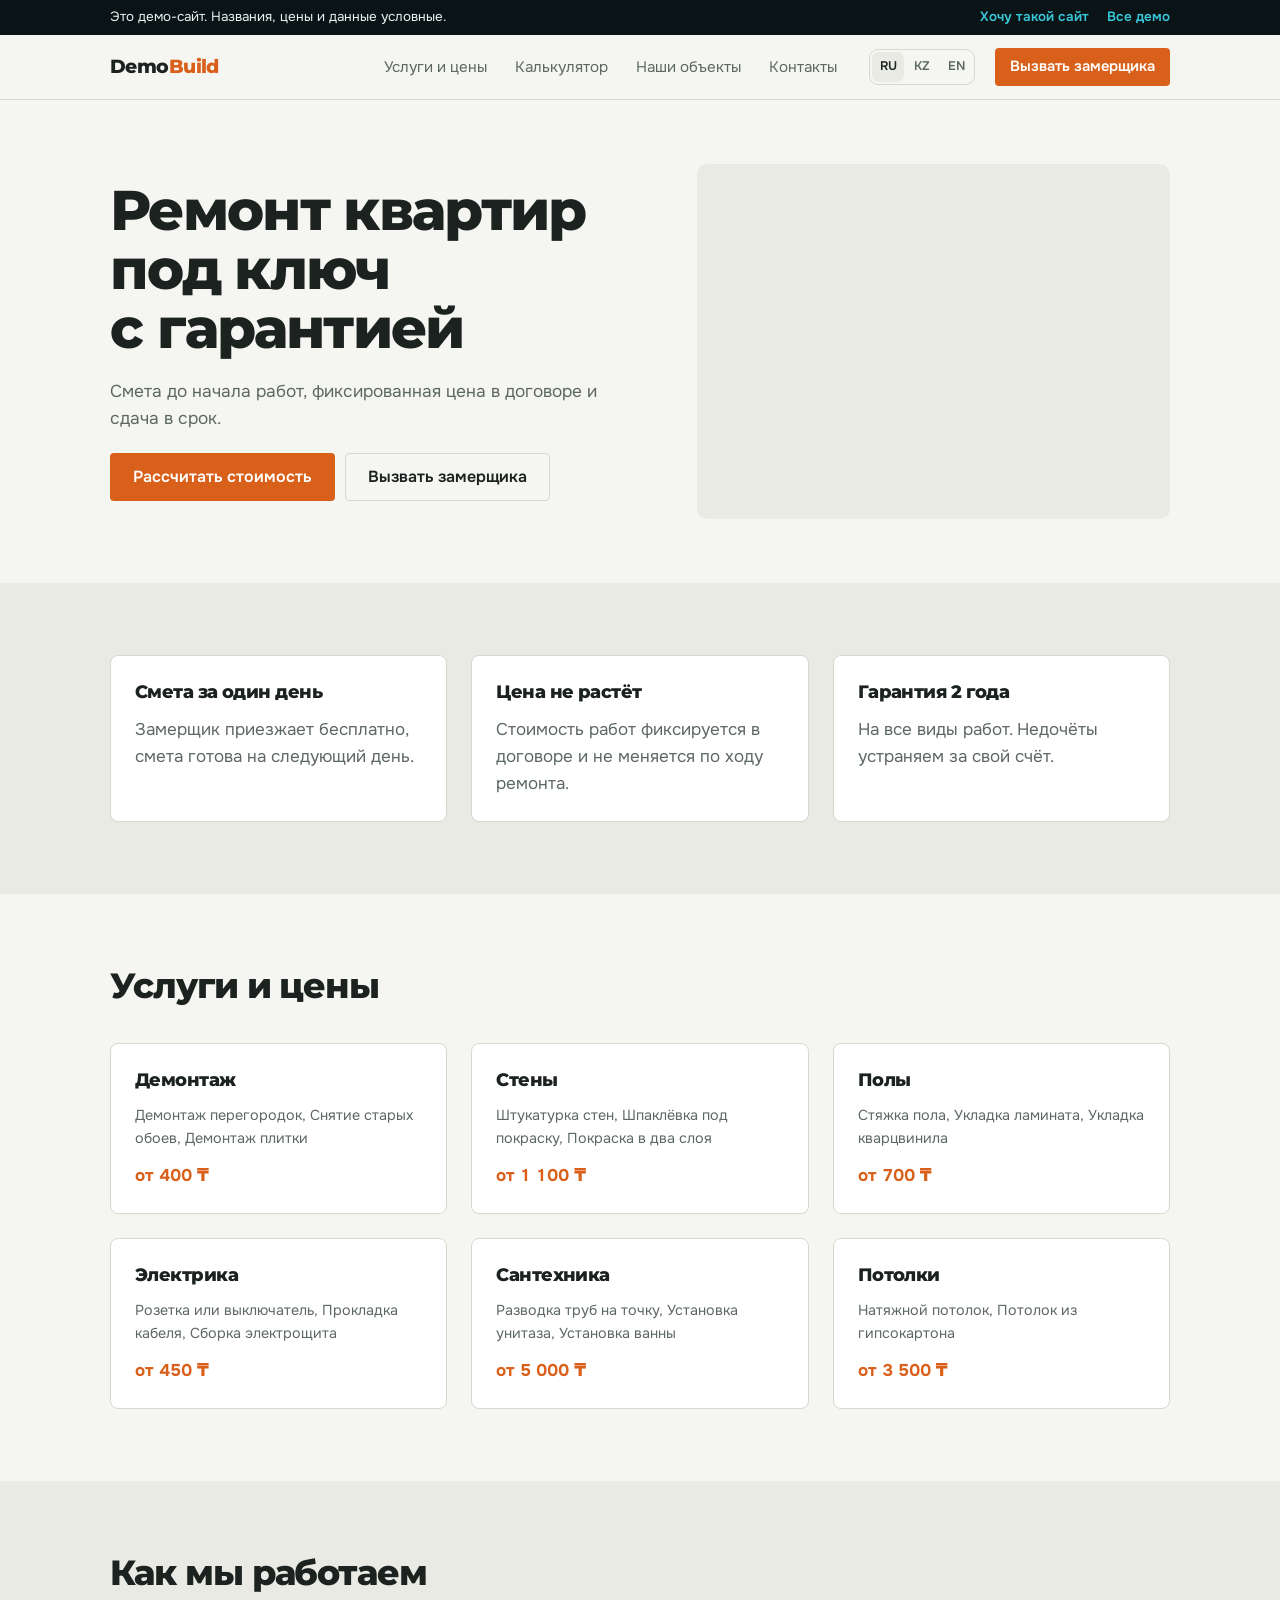
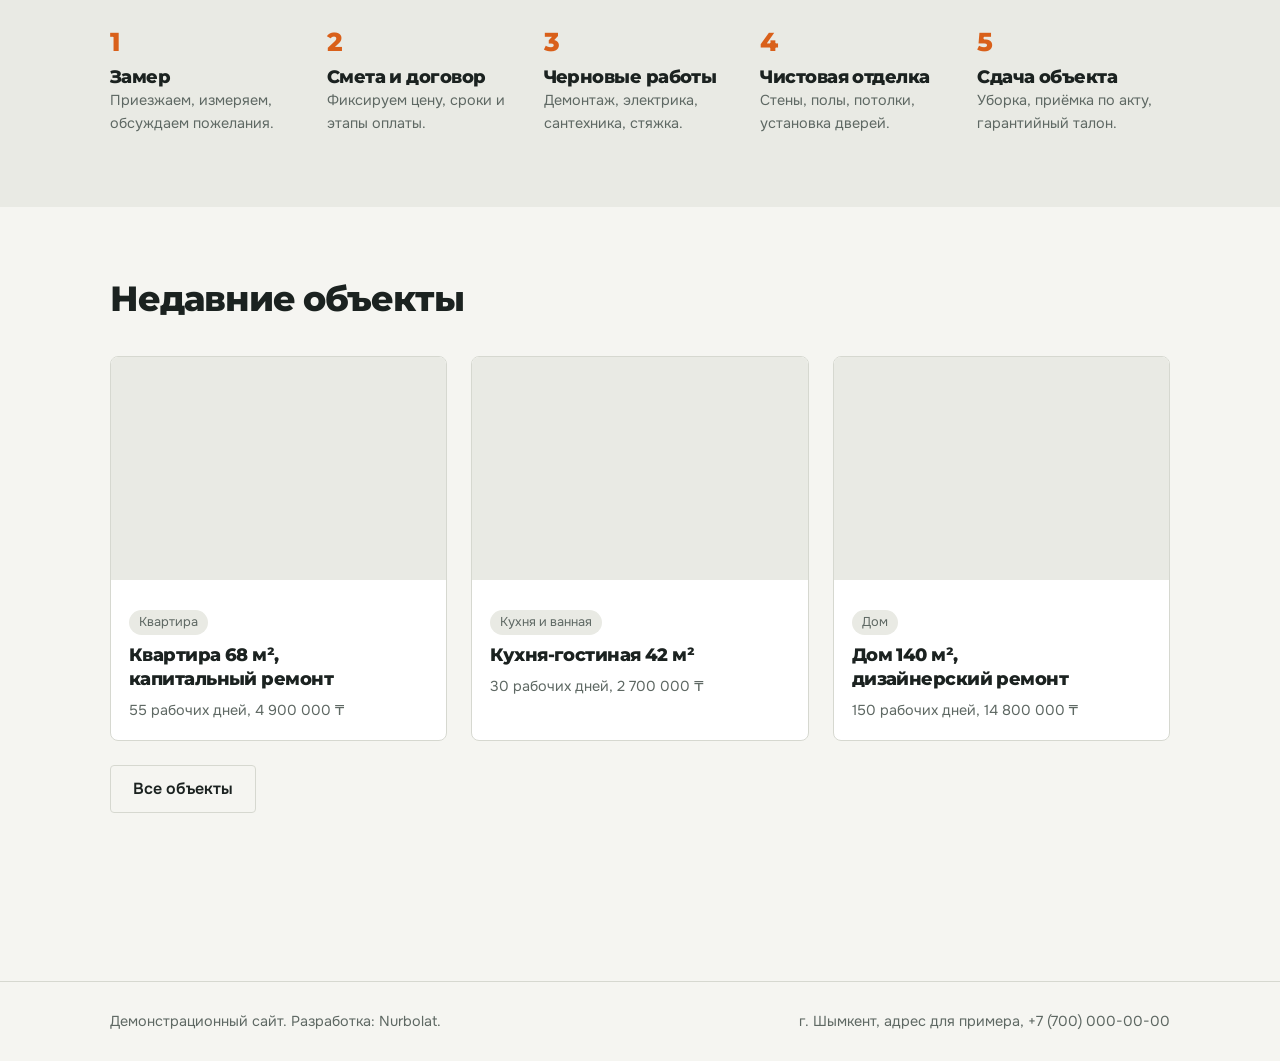
<file: build.html>
<!doctype html>
<html lang="ru">
<head>
<meta charset="utf-8">
<meta name="viewport" content="width=device-width, initial-scale=1, viewport-fit=cover">
<meta name="robots" content="noindex">
<title>Demo Build</title>
<link rel="preconnect" href="https://fonts.googleapis.com">
<link rel="preconnect" href="https://fonts.gstatic.com" crossorigin>
<link rel="stylesheet" href="https://fonts.googleapis.com/css2?family=Montserrat:wght@700;800&family=Onest:wght@400;500;600&display=swap">
<link rel="stylesheet" href="kit.css">
<style>
/* Ремонт и строительство: светлый «сметный» стиль, оранжевый акцент, прямые углы */
:root{--bg:#F5F5F1;--fg:#1B2220;--ac:#D9601A;--ai:#fff;--sf:#E9EAE4;--cd:#FFFFFF;--ln:#D6D8D0;--mu:#5E6863;--hf:'Montserrat','Arial Black',sans-serif;--bf:'Onest',system-ui,sans-serif;--hw:800;--ht:-.03em;--r:4px}
.pcard{padding:0;overflow:hidden}
.pcard .ph{border-radius:0}
.pcard>div:last-child{display:grid;gap:8px;padding:18px}
.total{display:grid;gap:4px;padding:18px;border-radius:6px;background:var(--fg);color:var(--bg)}
.total .mu{color:color-mix(in srgb,var(--bg) 70%,transparent)}
.nmb{width:110px!important;min-height:40px!important}
</style>
</head>
<body>
<script src="kit.js"></script>
<script>
(function () {
  'use strict';
  var K = Kit, L = K.L, s = K.s, e = K.esc;

  var S = {
    services: ['Услуги и цены', 'Қызметтер мен бағалар', 'Services and prices'],
    calc: ['Калькулятор', 'Калькулятор', 'Calculator'],
    projects: ['Наши объекты', 'Нысандарымыз', 'Projects'],
    visit: ['Вызвать замерщика', 'Өлшеушіні шақыру', 'Request a site visit'],
    h1: ['Ремонт квартир под ключ с гарантией', 'Кепілдігі бар пәтерді толық жөндеу', 'Turnkey apartment renovation with a warranty'],
    hp: ['Смета до начала работ, фиксированная цена в договоре и сдача в срок.', 'Жұмыс басталғанға дейін смета, шарттағы тұрақты баға және мерзімінде тапсыру.', 'An estimate before work starts, a fixed contract price and on-time handover.'],
    toCalc: ['Рассчитать стоимость', 'Құнын есептеу', 'Estimate the cost'],
    a1: ['Смета за один день', 'Бір күнде смета', 'Estimate in one day'], a1d: ['Замерщик приезжает бесплатно, смета готова на следующий день.', 'Өлшеуші тегін келеді, смета келесі күні дайын болады.', 'The site visit is free and the estimate is ready the next day.'],
    a2: ['Цена не растёт', 'Баға өспейді', 'The price does not grow'], a2d: ['Стоимость работ фиксируется в договоре и не меняется по ходу ремонта.', 'Жұмыс құны шартта бекітіледі және жөндеу барысында өзгермейді.', 'The cost of work is fixed in the contract and stays the same.'],
    a3: ['Гарантия 2 года', '2 жыл кепілдік', '2-year warranty'], a3d: ['На все виды работ. Недочёты устраняем за свой счёт.', 'Барлық жұмыс түрлеріне. Кемшіліктерді өз есебімізден жоямыз.', 'On all work. We fix defects at our own expense.'],
    how: ['Как мы работаем', 'Қалай жұмыс істейміз', 'How we work'],
    w1: ['Замер', 'Өлшеу', 'Site visit'], w1d: ['Приезжаем, измеряем, обсуждаем пожелания.', 'Келеміз, өлшейміз, тілектеріңізді талқылаймыз.', 'We visit, measure and discuss what you want.'],
    w2: ['Смета и договор', 'Смета және шарт', 'Estimate and contract'], w2d: ['Фиксируем цену, сроки и этапы оплаты.', 'Бағаны, мерзімдерді және төлем кезеңдерін бекітеміз.', 'We fix the price, timeline and payment stages.'],
    w3: ['Черновые работы', 'Дайындық жұмыстары', 'Rough work'], w3d: ['Демонтаж, электрика, сантехника, стяжка.', 'Бұзу, электр, сантехника, еден құю.', 'Demolition, wiring, plumbing, screed.'],
    w4: ['Чистовая отделка', 'Таза әрлеу', 'Finishing'], w4d: ['Стены, полы, потолки, установка дверей.', 'Қабырғалар, едендер, төбелер, есіктерді орнату.', 'Walls, floors, ceilings, doors.'],
    w5: ['Сдача объекта', 'Нысанды тапсыру', 'Handover'], w5d: ['Уборка, приёмка по акту, гарантийный талон.', 'Жинау, акт бойынша қабылдау, кепілдік талоны.', 'Cleaning, sign-off and the warranty card.'],
    recent: ['Недавние объекты', 'Соңғы нысандар', 'Recent projects'], allP: ['Все объекты', 'Барлық нысандар', 'All projects'],
    find: ['Поиск по работам', 'Жұмыс бойынша іздеу', 'Search works'], work: ['Работа', 'Жұмыс', 'Work'], unit: ['Ед.', 'Өлш.', 'Unit'], price: ['Цена', 'Бағасы', 'Price'],
    noRows: ['Ничего не найдено', 'Ештеңе табылмады', 'Nothing found'],
    sNote: ['Цены на работы без материалов. Точная стоимость считается после замера.', 'Бағалар материалсыз жұмыс үшін көрсетілген. Нақты құны өлшеуден кейін есептеледі.', 'Prices are for labour without materials. The exact cost is calculated after the site visit.'],
    area: ['Площадь', 'Ауданы', 'Area'], type: ['Тип ремонта', 'Жөндеу түрі', 'Type of renovation'], mat: ['Материалы', 'Материалдар', 'Materials'], extra: ['Дополнительно', 'Қосымша', 'Extras'], baths: ['Санузлы', 'Санторап саны', 'Bathrooms'],
    t1: ['Косметический', 'Косметикалық', 'Cosmetic'], t1d: ['Обои, покраска, замена пола', 'Түсқағаз, бояу, еденді ауыстыру', 'Wallpaper, paint, new flooring'],
    t2: ['Капитальный', 'Күрделі', 'Full'], t2d: ['С заменой коммуникаций и выравниванием', 'Коммуникацияларды ауыстырып, тегістеумен', 'New utilities and levelling'],
    t3: ['Дизайнерский', 'Дизайнерлік', 'Designer'], t3d: ['По проекту, со сложными решениями', 'Жоба бойынша, күрделі шешімдермен', 'To a design, with complex details'],
    m0: ['Без материалов', 'Материалсыз', 'Labour only'], m1: ['Эконом', 'Эконом', 'Economy'], m2: ['Стандарт', 'Стандарт', 'Standard'], m3: ['Премиум', 'Премиум', 'Premium'],
    o1: ['Дизайн-проект', 'Дизайн-жоба', 'Design project'], o2: ['Электрика под ключ', 'Электр жұмыстары толығымен', 'Full rewiring'], o3: ['Натяжные потолки', 'Керме төбелер', 'Stretch ceilings'], o4: ['Вывоз мусора', 'Қоқыс шығару', 'Waste removal'],
    perM: ['{p} ₸ за м²', 'бір м² үшін {p} ₸', '{p} ₸ per m²'],
    est: ['Предварительная смета', 'Алдын ала смета', 'Preliminary estimate'], works: ['Работы', 'Жұмыстар', 'Labour'], plumb: ['Сантехника', 'Сантехника', 'Plumbing'],
    termL: ['Срок', 'Мерзімі', 'Timeline'], days: ['{n} рабочих дней', '{n} жұмыс күні', '{n} working days'],
    estN: ['Расчёт примерный, отклонение до 10%. Точную смету составим после бесплатного замера.', 'Есеп шамамен алынған, ауытқу 10%-ға дейін. Нақты сметаны тегін өлшеуден кейін жасаймыз.', 'This is an estimate, accurate to about 10%. We prepare an exact one after a free site visit.'],
    getEst: ['Получить точную смету', 'Нақты сметаны алу', 'Get an exact estimate'],
    flat: ['Квартира', 'Пәтер', 'Apartment'], house: ['Дом', 'Үй', 'House'], room: ['Кухня и ванная', 'Ас үй және жуынатын бөлме', 'Kitchen and bathroom'],
    budget: ['Бюджет', 'Бюджет', 'Budget'], done: ['Что сделали', 'Не істелді', 'What we did'], same: ['Хочу так же', 'Маған да осылай керек', 'I want the same'],
    cT: ['Вызовите замерщика бесплатно', 'Өлшеушіні тегін шақырыңыз', 'Book a free site visit'], cD: ['Приедем в удобное время, измерим помещение и на следующий день пришлём смету.', 'Ыңғайлы уақытта келіп, бөлмені өлшейміз, келесі күні сметаны жібереміз.', 'We come at a convenient time, measure the space and send the estimate the next day.'],
    obj: ['Адрес объекта', 'Нысанның мекенжайы', 'Property address'], office: ['Офис', 'Кеңсе', 'Office'], sq: ['м²', 'м²', 'm²']
  };
  var U = { m2: ['м²', 'м²', 'm²'], mp: ['пог. м', 'қума м', 'lin. m'], pc: ['шт.', 'дана', 'pc'], trip: ['рейс', 'рейс', 'trip'] };
  var CATS = [
    ['demo', ['Демонтаж', 'Бұзу жұмыстары', 'Demolition'], [[['Демонтаж перегородок', 'Аралық қабырғаларды бұзу', 'Partition removal'], 1800, 'm2'], [['Снятие старых обоев', 'Ескі түсқағазды алу', 'Wallpaper stripping'], 400, 'm2'], [['Демонтаж плитки', 'Плитканы алу', 'Tile removal'], 1200, 'm2'], [['Вывоз мусора', 'Қоқыс шығару', 'Waste removal'], 45000, 'trip']]],
    ['walls', ['Стены', 'Қабырғалар', 'Walls'], [[['Штукатурка стен', 'Қабырғаны сылау', 'Plastering'], 2400, 'm2'], [['Шпаклёвка под покраску', 'Бояуға дайындап тегістеу', 'Skim coat for painting'], 1600, 'm2'], [['Покраска в два слоя', 'Екі қабат бояу', 'Two-coat painting'], 1100, 'm2'], [['Поклейка обоев', 'Түсқағаз жапсыру', 'Wallpapering'], 1300, 'm2'], [['Укладка плитки', 'Плитка төсеу', 'Tiling'], 5500, 'm2']]],
    ['floor', ['Полы', 'Едендер', 'Floors'], [[['Стяжка пола', 'Еден құю', 'Floor screed'], 2200, 'm2'], [['Укладка ламината', 'Ламинат төсеу', 'Laminate flooring'], 1800, 'm2'], [['Укладка кварцвинила', 'Кварцвинил төсеу', 'Vinyl plank flooring'], 2200, 'm2'], [['Монтаж плинтуса', 'Плинтус орнату', 'Skirting boards'], 700, 'mp']]],
    ['elec', ['Электрика', 'Электр жұмыстары', 'Electrics'], [[['Розетка или выключатель', 'Розетка немесе ажыратқыш', 'Socket or switch'], 2500, 'pc'], [['Прокладка кабеля', 'Кабель тарту', 'Cable run'], 450, 'mp'], [['Сборка электрощита', 'Электр қалқанын жинау', 'Distribution board'], 35000, 'pc'], [['Установка светильника', 'Шам орнату', 'Light fitting'], 1500, 'pc']]],
    ['plumb', ['Сантехника', 'Сантехника', 'Plumbing'], [[['Разводка труб на точку', 'Бір нүктеге құбыр тарту', 'Pipework per point'], 8000, 'pc'], [['Установка унитаза', 'Унитаз орнату', 'Toilet installation'], 12000, 'pc'], [['Установка ванны', 'Ванна орнату', 'Bathtub installation'], 18000, 'pc'], [['Установка смесителя', 'Араластырғыш орнату', 'Tap installation'], 5000, 'pc']]],
    ['ceil', ['Потолки', 'Төбелер', 'Ceilings'], [[['Натяжной потолок', 'Керме төбе', 'Stretch ceiling'], 3500, 'm2'], [['Потолок из гипсокартона', 'Гипсокартон төбе', 'Plasterboard ceiling'], 4200, 'm2']]]
  ];
  var TYPES = [['t1', 15000, .35], ['t2', 35000, .8], ['t3', 55000, 1.1]], MATS = [['m0', 0], ['m1', 8000], ['m2', 14000], ['m3', 26000]];
  var OPTS = [['o1', 8000, 1], ['o2', 6000, 1], ['o3', 3500, 1], ['o4', 45000, 0]];
  var PRJ = [
    { id: 'p1', k: 'flat', img: '1658218635253-64728f6234be', n: ['Квартира 68 м², капитальный ремонт', '68 м² пәтер, күрделі жөндеу', '68 m² apartment, full renovation'], a: 68, d: 55, b: 4900000, w: ['w3', 'w4', 'o2', 'o3'] },
    { id: 'p2', k: 'room', img: '1689043528099-2ba014dd7c64', n: ['Кухня-гостиная 42 м²', '42 м² ас үй-қонақ бөлме', '42 m² kitchen-living room'], a: 42, d: 30, b: 2700000, w: ['o1', 'w4', 'o2'] },
    { id: 'p3', k: 'house', img: '1737233459465-8eaf6c7d8856', n: ['Дом 140 м², дизайнерский ремонт', '140 м² үй, дизайнерлік жөндеу', '140 m² house, designer renovation'], a: 140, d: 150, b: 14800000, w: ['o1', 'w3', 'w4', 'o2', 'o3'] },
    { id: 'p4', k: 'room', img: '1663811397133-2d1f5addd9d5', n: ['Ванная комната 6 м²', '6 м² жуынатын бөлме', '6 m² bathroom'], a: 6, d: 14, b: 980000, w: ['plumb', 'w4'] },
    { id: 'p5', k: 'flat', img: '1560185007-5f0bb1866cab', n: ['Квартира 45 м², косметический ремонт', '45 м² пәтер, косметикалық жөндеу', '45 m² apartment, cosmetic renovation'], a: 45, d: 18, b: 1150000, w: ['w4', 'o4'] },
    { id: 'p6', k: 'house', img: '1667375186016-db03fabfc259', n: ['Дом 210 м² под ключ', '210 м² үй, толық жөндеу', '210 m² turnkey house'], a: 210, d: 180, b: 21500000, w: ['o1', 'w3', 'w4', 'o2', 'plumb', 'o3'] }
  ];
  var st = { cat: 'all', q: '', pk: 'all' }, c = { a: 60, t: 1, m: 2, o: {}, b: 1 };

  function calc() {
    var T = TYPES[c.t], lines = [[s('works') + ', ' + s(T[0]).toLowerCase(), T[1] * c.a]];
    if (MATS[c.m][1]) lines.push([s('mat') + ', ' + s(MATS[c.m][0]).toLowerCase(), MATS[c.m][1] * c.a]);
    OPTS.forEach(function (o) { if (c.o[o[0]]) lines.push([s(o[0]), o[2] ? o[1] * c.a : o[1]]); });
    if (c.b) lines.push([s('plumb') + ', ' + s('baths').toLowerCase() + ': ' + c.b, 180000 * c.b]);
    var total = lines.reduce(function (x, l) { return x + l[1]; }, 0);
    return { lines: lines, total: total, days: Math.max(10, Math.round(c.a * T[2] / 5) * 5) };
  }
  function calcOut() {
    var r = calc();
    return '<div class="total"><span class="mu sm">' + e(s('est')) + '</span><span class="big num">' + K.tg(r.total) + '</span><span class="mu sm">' + s('perM', { p: K.money(r.total / c.a) }) + ', ' + e(s('termL')).toLowerCase() + ' ' + s('days', { n: r.days }) + '</span></div><div class="list">' +
      r.lines.map(function (l) { return '<div><span>' + e(l[0]) + '</span><i></i><b>' + K.tg(l[1]) + '</b></div>'; }).join('') + '</div><p class="mu sm">' + e(s('estN')) + '</p>';
  }
  function rows() {
    var out = [], q = st.q.trim().toLowerCase();
    CATS.forEach(function (cat) {
      if (st.cat !== 'all' && st.cat !== cat[0]) return;
      cat[2].forEach(function (r) { if (!q || L(r[0]).toLowerCase().indexOf(q) > -1) out.push('<tr><td>' + e(L(r[0])) + '<br><span class="mu sm">' + e(L(cat[1])) + '</span></td><td>' + e(L(U[r[2]])) + '</td><td class="num"><b>' + K.from(r[1]) + '</b></td></tr>'); });
    });
    return out.length ? out.join('') : '<tr><td colspan="3" class="mu">' + e(s('noRows')) + '</td></tr>';
  }
  function pcard(p) {
    return '<a class="card pcard" href="#/project/' + p.id + '">' + K.ph(p.img, '3/2', L(p.n)) + '<div><span class="tag">' + e(s(p.k)) + '</span><h3>' + e(L(p.n)) + '</h3><p class="mu sm">' + s('days', { n: p.d }) + ', ' + K.tg(p.b) + '</p></div></a>';
  }
  function plist() { return PRJ.filter(function (p) { return st.pk === 'all' || p.k === st.pk; }).map(pcard).join(''); }
  function visitForm(note) {
    return K.form('visit', (note ? '<input type="hidden" name="note" data-l="' + e(s('est')) + '" value="' + e(note) + '">' : '') + K.fl(s('obj'), '<input name="address">') + '<div class="f2">' + K.fl(s('date'), '<input name="date" type="date">') + K.fl(s('area') + ', ' + s('sq'), '<input name="area" type="number" min="1" value="' + c.a + '">') + '</div>' + K.np(), s('visit'));
  }

  var routes = {
    home: function () {
      return '<section class="hero"><div class="wrap"><div class="hero-c"><h1>' + e(s('h1')) + '</h1><p class="lead">' + e(s('hp')) + '</p><div class="row"><a class="btn" href="#/calc">' + e(s('toCalc')) + '</a><a class="btn gh" href="#/contacts">' + e(s('visit')) + '</a></div></div>' + K.ph('1742541656775-5fc717774c02', '4/3', s('projects')) + '</div></section>' +
        '<section class="band"><div class="wrap"><div class="g" style="--min:300px">' + [1, 2, 3].map(function (i) { return '<div class="card"><h3>' + e(s('a' + i)) + '</h3><p class="mu">' + e(s('a' + i + 'd')) + '</p></div>'; }).join('') + '</div></div></section>' +
        '<section><div class="wrap"><div class="hd"><h2>' + e(s('services')) + '</h2></div><div class="g" style="--min:300px">' + CATS.map(function (cat) { var min = Math.min.apply(null, cat[2].map(function (r) { return r[1]; })); return '<a class="card" href="#/services" data-cat="' + cat[0] + '"><h3>' + e(L(cat[1])) + '</h3><p class="mu sm">' + cat[2].slice(0, 3).map(function (r) { return e(L(r[0])); }).join(', ') + '</p><b class="num ac">' + K.from(min) + '</b></a>'; }).join('') + '</div></div></section>' +
        '<section class="band"><div class="wrap"><div class="hd"><h2>' + e(s('how')) + '</h2></div><ol class="g steps" style="--min:190px">' + [1, 2, 3, 4, 5].map(function (i) { return '<li><h3>' + e(s('w' + i)) + '</h3><p class="mu sm">' + e(s('w' + i + 'd')) + '</p></li>'; }).join('') + '</ol></div></section>' +
        '<section><div class="wrap"><div class="hd"><h2>' + e(s('recent')) + '</h2></div><div class="g" style="--min:300px">' + PRJ.slice(0, 3).map(pcard).join('') + '</div><p style="margin-top:24px"><a class="btn gh" href="#/projects">' + e(s('allP')) + '</a></p></div></section>';
    },
    services: function () {
      return '<section class="pg"><div class="wrap"><div class="hd"><h1>' + e(s('services')) + '</h1><p class="lead">' + e(s('sNote')) + '</p></div><div class="f" style="margin-bottom:20px"><div class="chips">' + [['all', s('allF')]].concat(CATS.map(function (x) { return [x[0], L(x[1])]; })).map(function (o) { return '<button class="chip" type="button" data-cat="' + o[0] + '" aria-pressed="' + (st.cat === o[0]) + '">' + e(o[1]) + '</button>'; }).join('') + '</div>' +
        '<input id="q" type="search" placeholder="' + e(s('find')) + '" aria-label="' + e(s('find')) + '" value="' + e(st.q) + '" style="max-width:420px"></div><div class="tw"><table><thead><tr><th>' + e(s('work')) + '</th><th>' + e(s('unit')) + '</th><th>' + e(s('price')) + '</th></tr></thead><tbody id="rows">' + rows() + '</tbody></table></div><p style="margin-top:24px"><a class="btn" href="#/calc">' + e(s('toCalc')) + '</a></p></div></section>';
    },
    calc: function () {
      return '<section class="pg"><div class="wrap"><div class="hd"><h1>' + e(s('calc')) + '</h1><p class="lead">' + e(s('estN')) + '</p></div><div class="g2"><div class="f">' +
        '<label class="fl"><span>' + e(s('area')) + ': <b id="aOut">' + c.a + ' ' + s('sq') + '</b></span><input type="range" id="area" min="20" max="250" step="1" value="' + c.a + '"></label>' +
        '<fieldset class="f"><legend class="mu sm" style="margin-bottom:8px">' + e(s('type')) + '</legend>' + TYPES.map(function (t, i) { return '<label class="opt"><input type="radio" name="ct" value="' + i + '"' + (i === c.t ? ' checked' : '') + '><span><b>' + e(s(t[0])) + ', ' + s('perM', { p: K.money(t[1]) }) + '</b><span class="mu sm">' + e(s(t[0] + 'd')) + '</span></span></label>'; }).join('') + '</fieldset>' +
        K.fl(s('mat'), '<select id="mat">' + MATS.map(function (m, i) { return '<option value="' + i + '"' + (i === c.m ? ' selected' : '') + '>' + e(s(m[0])) + (m[1] ? ', ' + s('perM', { p: K.money(m[1]) }) : '') + '</option>'; }).join('') + '</select>') +
        K.fl(s('baths'), '<select id="baths">' + [0, 1, 2, 3].map(function (n) { return '<option' + (n === c.b ? ' selected' : '') + '>' + n + '</option>'; }).join('') + '</select>') +
        '<fieldset class="f"><legend class="mu sm" style="margin-bottom:8px">' + e(s('extra')) + '</legend>' + OPTS.map(function (o) { return '<label class="opt"><input type="checkbox" name="co" value="' + o[0] + '"' + (c.o[o[0]] ? ' checked' : '') + '><span><b>' + e(s(o[0])) + '</b><span class="mu sm">' + (o[2] ? s('perM', { p: K.money(o[1]) }) : K.tg(o[1])) + '</span></span></label>'; }).join('') + '</fieldset></div>' +
        '<div class="box sticky"><div id="out" style="display:grid;gap:16px">' + calcOut() + '</div><a class="btn" href="#/contacts">' + e(s('getEst')) + '</a></div></div></div></section>';
    },
    projects: function () {
      return '<section class="pg"><div class="wrap"><div class="hd"><h1>' + e(s('projects')) + '</h1></div><div class="chips" style="margin-bottom:24px">' + [['all', s('allF')], ['flat', s('flat')], ['house', s('house')], ['room', s('room')]].map(function (o) { return '<button class="chip" type="button" data-pk="' + o[0] + '" aria-pressed="' + (st.pk === o[0]) + '">' + e(o[1]) + '</button>'; }).join('') + '</div><div class="g" style="--min:300px">' + plist() + '</div></div></section>';
    },
    project: function (id) {
      var p = PRJ.filter(function (x) { return x.id === id; })[0] || PRJ[0];
      return '<section class="pg"><div class="wrap"><div class="crumbs"><a href="#/projects">' + e(s('projects')) + '</a><span>/</span><span>' + e(L(p.n)) + '</span></div><div class="g2">' + K.ph(p.img, '4/3', L(p.n)) + '<div class="f"><span><span class="tag">' + e(s(p.k)) + '</span></span><h1 style="font-size:clamp(1.6rem,3.6vw,2.4rem)">' + e(L(p.n)) + '</h1><div class="list"><div><span>' + e(s('area')) + '</span><i></i><b>' + p.a + ' ' + s('sq') + '</b></div><div><span>' + e(s('termL')) + '</span><i></i><b>' + s('days', { n: p.d }) + '</b></div><div><span>' + e(s('budget')) + '</span><i></i><b>' + K.tg(p.b) + '</b></div></div><h3>' + e(s('done')) + '</h3><ul class="ck">' + p.w.map(function (k) { return '<li>' + e(s(k)) + (S[k + 'd'] ? '<span class="mu sm">: ' + e(s(k + 'd')).toLowerCase() + '</span>' : '') + '</li>'; }).join('') + '</ul><div><a class="btn" href="#/contacts">' + e(s('same')) + '</a></div></div></div></div></section>';
    },
    contacts: function () {
      var r = calc();
      return '<section class="pg"><div class="wrap g2"><div class="hd"><h1>' + e(s('cT')) + '</h1><p class="lead">' + e(s('cD')) + '</p><div class="list"><div><span>' + e(s('office')) + '</span><i></i><b>' + e(s('addr')) + '</b></div><div><span>' + e(s('phone')) + '</span><i></i><b>+7 (700) 000-00-00</b></div><div><span>' + e(s('time')) + '</span><i></i><b>' + e(s('hours')) + '</b></div></div>' + K.ph('1674649207083-281c2517ab49', '16/9', s('how')) + '</div><div class="box">' + visitForm(c.a + ' ' + s('sq') + ', ' + s(TYPES[c.t][0]) + ', ' + K.tg(r.total).replace(/ /g, ' ')) + '</div></div></section>';
    }
  };

  function upd() { var o = K.q('#out'); if (o) o.innerHTML = calcOut(); }
  document.addEventListener('click', function (ev) {
    var b;
    if ((b = ev.target.closest('[data-cat]'))) { st.cat = b.getAttribute('data-cat'); if (b.tagName === 'BUTTON') K.refresh(); return; }
    if ((b = ev.target.closest('[data-pk]'))) { st.pk = b.getAttribute('data-pk'); K.refresh(); }
  });
  document.addEventListener('input', function (ev) {
    var t = ev.target;
    if (t.id === 'area') { c.a = +t.value; K.q('#aOut').textContent = c.a + ' ' + s('sq'); upd(); }
    else if (t.id === 'q') { st.q = t.value; K.q('#rows').innerHTML = rows(); }
  });
  document.addEventListener('change', function (ev) {
    var t = ev.target;
    if (t.name === 'ct') { c.t = +t.value; upd(); }
    else if (t.id === 'mat') { c.m = +t.value; upd(); }
    else if (t.id === 'baths') { c.b = +t.value; upd(); }
    else if (t.name === 'co') { c.o[t.value] = t.checked; upd(); }
  });

  K.init({
    brand: 'Demo<i>Build</i>', niche: ['компании по ремонту и строительству', 'жөндеу және құрылыс компаниясына', 'a renovation and construction company'], S: S,
    nav: [['services', 'services'], ['calc', 'calc'], ['projects', 'projects'], ['contacts', 'contacts']], cta: ['contacts', 'visit'], routes: routes
  });
})();
</script>
</body>
</html>
</file>
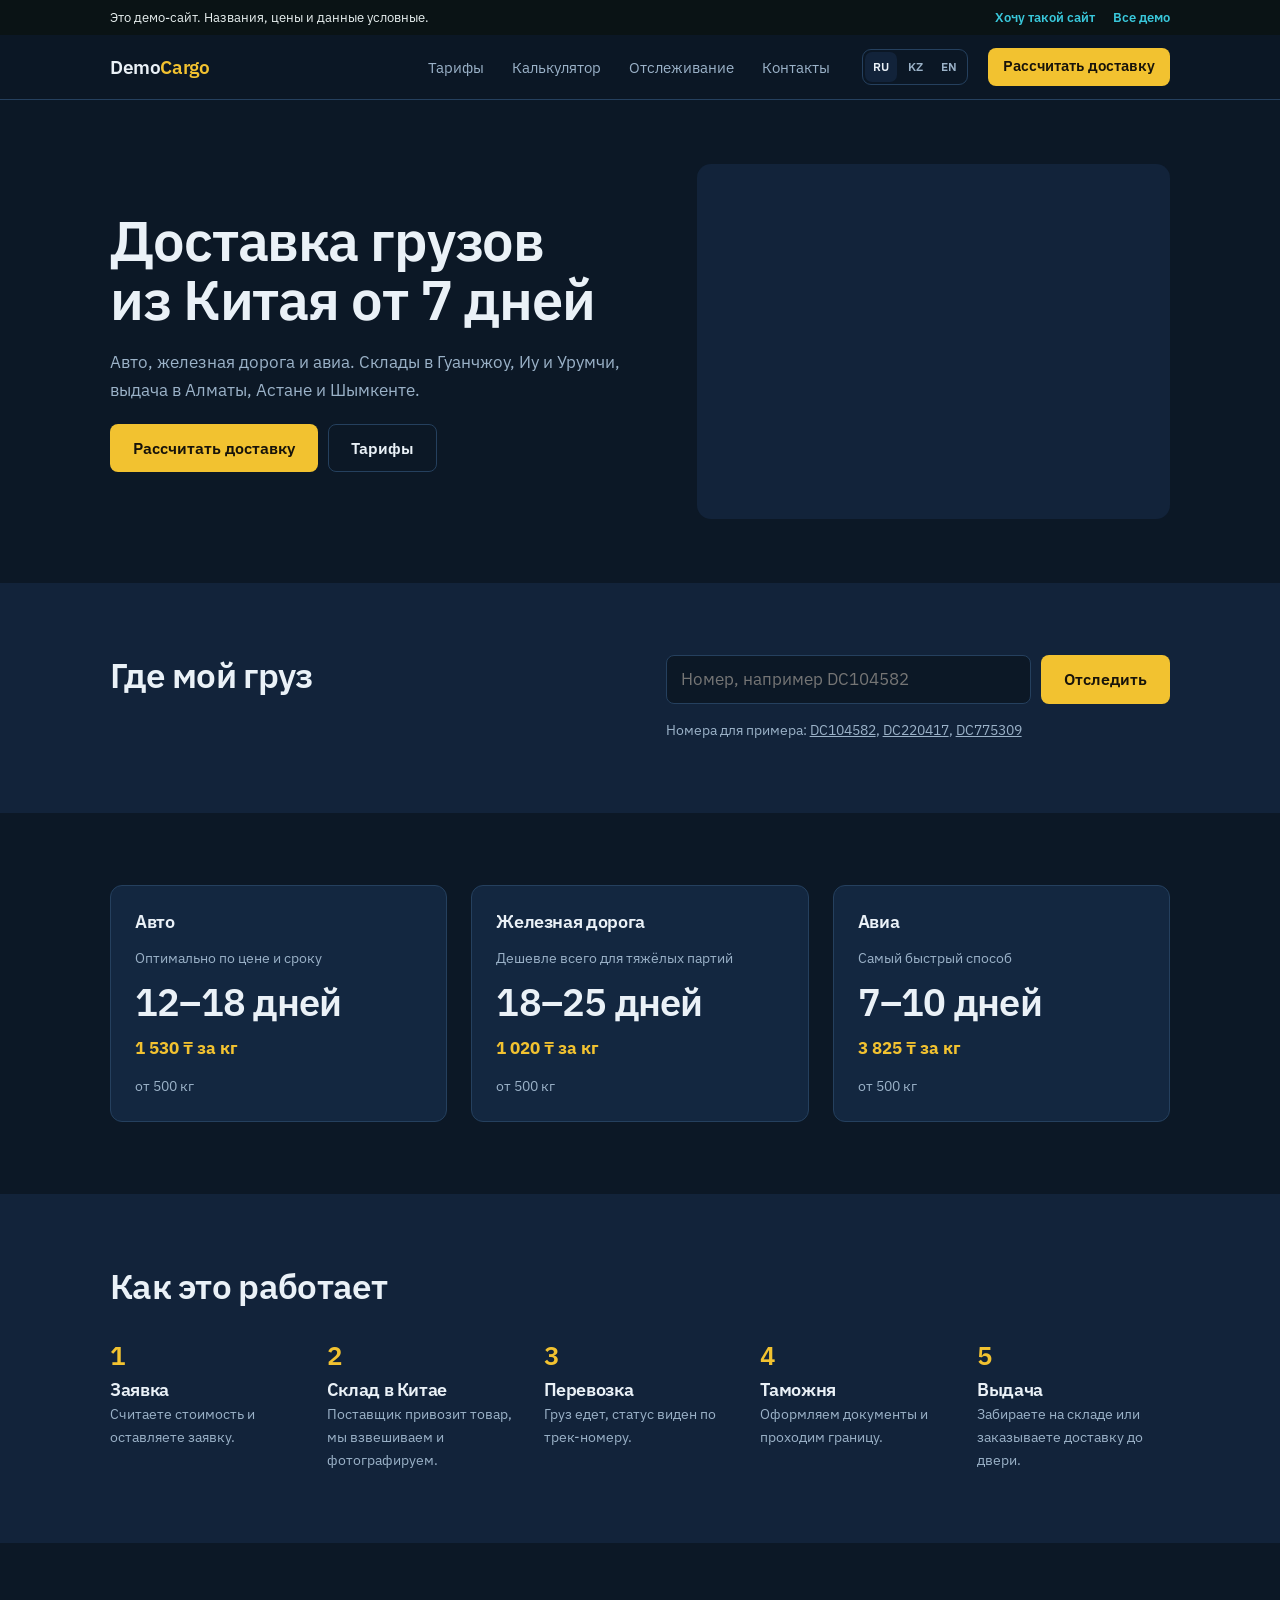
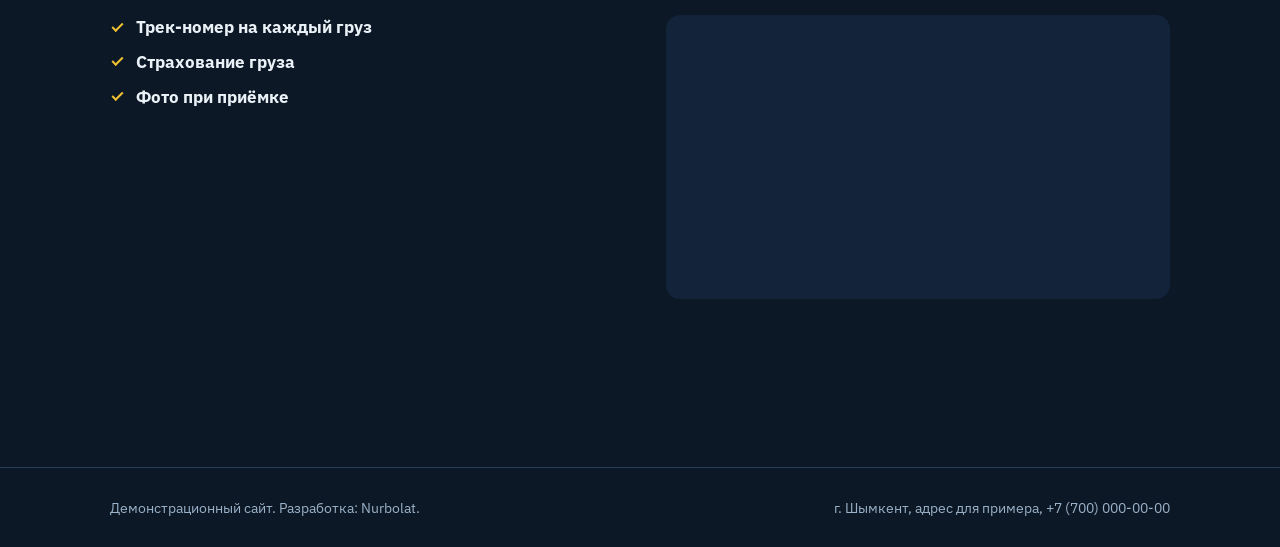
<file: cargo.html>
<!doctype html>
<html lang="ru">
<head>
<meta charset="utf-8">
<meta name="viewport" content="width=device-width, initial-scale=1, viewport-fit=cover">
<meta name="robots" content="noindex">
<title>Demo Cargo</title>
<link rel="preconnect" href="https://fonts.googleapis.com">
<link rel="preconnect" href="https://fonts.gstatic.com" crossorigin>
<link rel="stylesheet" href="https://fonts.googleapis.com/css2?family=IBM+Plex+Sans:wght@400;500;600&display=swap">
<link rel="stylesheet" href="kit.css">
<style>
/* Карго: тёмно-синий «диспетчерский» стиль, жёлтый акцент, номера и цифры моноширинно */
:root{color-scheme:dark;--bg:#0C1826;--fg:#EAF1F7;--ac:#F2C230;--ai:#17130A;--sf:#12233A;--cd:#132740;--ln:#25405E;--mu:#9BB2C8;--hf:'IBM Plex Sans',system-ui,sans-serif;--bf:'IBM Plex Sans',system-ui,sans-serif;--hw:600;--ht:-.02em;--r:8px}
.trk{display:flex;gap:10px;flex-wrap:wrap}
.trk input{flex:1 1 220px;text-transform:uppercase;letter-spacing:.06em;font-variant-numeric:tabular-nums}
.trk input::placeholder{text-transform:none;letter-spacing:0}
.mth{position:relative}
.mth[aria-pressed=true]{border-color:var(--ac)}
.tl{display:grid;gap:0;margin:8px 0}
.tl li{position:relative;display:grid;gap:2px;padding:0 0 22px 34px}
.tl li::before{content:"";position:absolute;left:5px;top:4px;width:14px;height:14px;border-radius:50%;border:2px solid var(--ln);background:var(--bg)}
.tl li::after{content:"";position:absolute;left:11px;top:22px;bottom:0;border-left:2px solid var(--ln)}
.tl li:last-child::after{display:none}
.tl li.done::before{background:var(--ac);border-color:var(--ac)}
.tl li.done::after{border-color:var(--ac)}
.tl li.now::before{border-color:var(--ac);box-shadow:0 0 0 5px color-mix(in srgb,var(--ac) 25%,transparent)}
.tl li:not(.done):not(.now){color:var(--mu)}
.prog{height:8px;border-radius:4px;background:var(--sf);overflow:hidden}
.prog i{display:block;height:100%;background:var(--ac)}
</style>
</head>
<body>
<script src="kit.js"></script>
<script>
(function () {
  'use strict';
  var K = Kit, L = K.L, s = K.s, e = K.esc;

  var S = {
    tariffs: ['Тарифы', 'Тарифтер', 'Rates'], calc: ['Калькулятор', 'Калькулятор', 'Calculator'], track: ['Отслеживание', 'Жүкті бақылау', 'Tracking'],
    quote: ['Рассчитать доставку', 'Жеткізуді есептеу', 'Get a quote'],
    h1: ['Доставка грузов из Китая от 7 дней', 'Қытайдан жүкті 7 күннен бастап жеткізу', 'Freight delivery from China from 7 days'],
    hp: ['Авто, железная дорога и авиа. Склады в Гуанчжоу, Иу и Урумчи, выдача в Алматы, Астане и Шымкенте.', 'Авто, теміржол және әуе тасымалы. Қоймалар Гуанчжоу, Иу және Үрімшіде, жүк Алматы, Астана және Шымкентте беріледі.', 'Road, rail and air. Warehouses in Guangzhou, Yiwu and Urumqi; pickup in Almaty, Astana and Shymkent.'],
    tH: ['Где мой груз', 'Жүгім қайда', 'Where is my cargo'], tP: ['Номер, например DC104582', 'Нөмір, мысалы DC104582', 'Number, e.g. DC104582'], tB: ['Отследить', 'Бақылау', 'Track'],
    tTry: ['Номера для примера', 'Мысал нөмірлер', 'Sample numbers'], tBad: ['Введите номер в формате DC и шесть цифр, например DC104582.', 'Нөмірді DC және алты цифр форматында енгізіңіз, мысалы DC104582.', 'Enter the number as DC plus six digits, for example DC104582.'],
    road: ['Авто', 'Авто', 'Road'], rail: ['Железная дорога', 'Теміржол', 'Rail'], air: ['Авиа', 'Әуе', 'Air'],
    roadD: ['Оптимально по цене и сроку', 'Баға мен мерзім жағынан тиімді', 'The best balance of price and time'], railD: ['Дешевле всего для тяжёлых партий', 'Ауыр партиялар үшін ең арзаны', 'Cheapest for heavy shipments'], airD: ['Самый быстрый способ', 'Ең жылдам тәсіл', 'The fastest option'],
    dd: ['{a}–{b} дней', '{a}–{b} күн', '{a}–{b} days'], perKg: ['{p} ₸ за кг', 'бір кг үшін {p} ₸', '{p} ₸ per kg'],
    how: ['Как это работает', 'Бұл қалай жұмыс істейді', 'How it works'],
    w1: ['Заявка', 'Өтінім', 'Request'], w1d: ['Считаете стоимость и оставляете заявку.', 'Құнын есептеп, өтінім қалдырасыз.', 'You get a quote and leave a request.'],
    w2: ['Склад в Китае', 'Қытайдағы қойма', 'Warehouse in China'], w2d: ['Поставщик привозит товар, мы взвешиваем и фотографируем.', 'Жеткізуші тауарды әкеледі, біз өлшеп, суретке түсіреміз.', 'Your supplier delivers the goods; we weigh and photograph them.'],
    w3: ['Перевозка', 'Тасымалдау', 'Transit'], w3d: ['Груз едет, статус виден по трек-номеру.', 'Жүк жолда, күйі трек-нөмір бойынша көрінеді.', 'The cargo travels and the status is visible by tracking number.'],
    w4: ['Таможня', 'Кеден', 'Customs'], w4d: ['Оформляем документы и проходим границу.', 'Құжаттарды рәсімдеп, шекарадан өтеміз.', 'We handle the paperwork and cross the border.'],
    w5: ['Выдача', 'Беру', 'Pickup'], w5d: ['Забираете на складе или заказываете доставку до двери.', 'Қоймадан алып кетесіз немесе есікке дейін жеткізуге тапсырыс бересіз.', 'Collect at the warehouse or order door delivery.'],
    a1: ['Трек-номер на каждый груз', 'Әр жүкке трек-нөмір', 'A tracking number for every shipment'], a2: ['Страхование груза', 'Жүкті сақтандыру', 'Cargo insurance'], a3: ['Фото при приёмке', 'Қабылдау кезіндегі фото', 'Photos at intake'],
    method: ['Способ', 'Тәсіл', 'Method'], time: ['Срок', 'Мерзімі', 'Transit time'], w0: ['до 100 кг', '100 кг-ға дейін', 'up to 100 kg'], w100: ['100–500 кг', '100–500 кг', '100–500 kg'], w500: ['от 500 кг', '500 кг-нан бастап', 'over 500 kg'],
    tN: ['Тарифы указаны за килограмм на маршруте Гуанчжоу — Алматы. Лёгкий объёмный груз считается по объёмному весу: 1 м³ = 200 кг, для авиа 167 кг.', 'Тарифтер Гуанчжоу — Алматы бағыты бойынша бір килограмм үшін көрсетілген. Жеңіл көлемді жүк көлемдік салмақпен есептеледі: 1 м³ = 200 кг, әуе тасымалында 167 кг.', 'Rates are per kilogram for Guangzhou to Almaty. Light bulky cargo is charged by volumetric weight: 1 m³ = 200 kg, or 167 kg for air.'],
    xT: ['Дополнительные услуги', 'Қосымша қызметтер', 'Extra services'], ins: ['Страхование', 'Сақтандыру', 'Insurance'], insD: ['1% от стоимости груза', 'жүк құнының 1%-ы', '1% of the cargo value'], pack: ['Обрешётка', 'Ағаш қаптама', 'Crating'], packD: ['9 000 ₸ за м³', 'бір м³ үшін 9 000 ₸', '9,000 ₸ per m³'], door: ['Доставка до двери', 'Есікке дейін жеткізу', 'Door delivery'], doorD: ['7 000 ₸ по городу', 'қала ішінде 7 000 ₸', '7,000 ₸ within the city'],
    fromC: ['Откуда', 'Қайдан', 'From'], toC: ['Куда', 'Қайда', 'To'], weight: ['Вес, кг', 'Салмағы, кг', 'Weight, kg'], vol: ['Объём, м³', 'Көлемі, м³', 'Volume, m³'], val: ['Стоимость груза, ₸', 'Жүк құны, ₸', 'Cargo value, ₸'],
    chg: ['Расчётный вес', 'Есептік салмақ', 'Chargeable weight'], dens: ['Плотность', 'Тығыздығы', 'Density'], kg: ['кг', 'кг', 'kg'], kgm: ['кг/м³', 'кг/м³', 'kg/m³'], m3: ['м³', 'м³', 'm³'],
    cheap: ['Дешевле всего', 'Ең арзаны', 'Cheapest'], fast: ['Быстрее всего', 'Ең жылдамы', 'Fastest'], choose: ['Выбрать', 'Таңдау', 'Choose'], chosen: ['Выбрано', 'Таңдалды', 'Selected'],
    cN: ['Расчёт предварительный. Точную стоимость менеджер подтвердит после взвешивания на складе.', 'Есеп алдын ала жасалған. Нақты құнын менеджер қоймада өлшегеннен кейін растайды.', 'This is an estimate. A manager confirms the exact cost after weighing at the warehouse.'],
    req: ['Оставить заявку на доставку', 'Жеткізуге өтінім қалдыру', 'Request this delivery'], calcL: ['Расчёт', 'Есеп', 'Quote'],
    stat: ['Статус', 'Күйі', 'Status'], route: ['Маршрут', 'Бағыт', 'Route'], places: ['Мест', 'Орын саны', 'Packages'], exp: ['ожидается', 'күтілуде', 'expected'],
    s1: ['Принят на складе в Китае', 'Қытайдағы қоймада қабылданды', 'Received at the China warehouse'], s2: ['Отправлен со склада', 'Қоймадан жөнелтілді', 'Dispatched from the warehouse'], s3: ['Пересёк границу', 'Шекарадан өтті', 'Crossed the border'], s4: ['Прошёл таможню', 'Кеденнен өтті', 'Cleared customs'], s5: ['Прибыл на склад выдачи', 'Беру қоймасына келді', 'Arrived at the pickup warehouse'], s6: ['Выдан получателю', 'Алушыға берілді', 'Handed over to the recipient'],
    cT: ['Свяжитесь с нами', 'Бізбен байланысыңыз', 'Get in touch'], cD: ['Менеджер ответит в рабочее время и поможет с расчётом и документами.', 'Менеджер жұмыс уақытында жауап беріп, есеп пен құжаттарға көмектеседі.', 'A manager replies during working hours and helps with the quote and paperwork.'],
    wh: ['Склады', 'Қоймалар', 'Warehouses'], whN: ['адрес для примера', 'мекенжай үлгі ретінде', 'sample address'], what: ['Что везём', 'Не тасымалдаймыз', 'What are you shipping']
  };
  var FROM = [[['Гуанчжоу', 'Гуанчжоу', 'Guangzhou'], 1, 0], [['Иу', 'Иу', 'Yiwu'], 1.04, 1], [['Урумчи', 'Үрімші', 'Urumqi'], .85, -4]];
  var TO = [[['Алматы', 'Алматы', 'Almaty'], 1, 0], [['Астана', 'Астана', 'Astana'], 1.08, 2], [['Шымкент', 'Шымкент', 'Shymkent'], 1.05, 1]];
  var M = [['road', 1800, 12, 18, 200], ['rail', 1200, 18, 25, 200], ['air', 4500, 7, 10, 167]];
  var c = { f: 0, t: 0, w: 120, v: 0.8, val: 1500000, ins: false, pack: false, door: false, m: 'road' };
  var MN = [['янв', 'қаң', 'Jan'], ['фев', 'ақп', 'Feb'], ['мар', 'нау', 'Mar'], ['апр', 'сәу', 'Apr'], ['мая', 'мам', 'May'], ['июн', 'мау', 'Jun'], ['июл', 'шіл', 'Jul'], ['авг', 'там', 'Aug'], ['сен', 'қыр', 'Sep'], ['окт', 'қаз', 'Oct'], ['ноя', 'қар', 'Nov'], ['дек', 'жел', 'Dec']];

  function tier(w) { return w < 100 ? 1 : w <= 500 ? .92 : .85; }
  function quote() {
    var fr = FROM[c.f], to = TO[c.t], extra = (c.ins ? c.val * .01 : 0) + (c.pack ? 9000 * c.v : 0) + (c.door ? 7000 : 0);
    return M.map(function (m) {
      var cw = Math.max(c.w, c.v * m[4]);
      return { id: m[0], cw: cw, price: Math.round((cw * m[1] * tier(cw) * fr[1] * to[1] + extra) / 100) * 100, a: Math.max(3, m[2] + fr[2] + to[2]), b: m[3] + fr[2] + to[2] };
    });
  }
  function qHtml() {
    var q = quote(), min = Math.min.apply(null, q.map(function (x) { return x.price; })), fast = Math.min.apply(null, q.map(function (x) { return x.b; })), d = c.v > 0 ? Math.round(c.w / c.v) : 0;
    return '<p class="mu sm">' + e(s('dens')) + ': <b class="num">' + d + ' ' + e(s('kgm')) + '</b></p><div class="f">' + q.map(function (x) {
      return '<button class="pick mth card" type="button" data-m="' + x.id + '" aria-pressed="' + (c.m === x.id) + '" style="text-align:left;cursor:pointer"><span class="row" style="justify-content:space-between"><b>' + e(s(x.id)) + '</b><span class="row">' + (x.price === min ? '<span class="tag on">' + e(s('cheap')) + '</span>' : '') + (x.b === fast ? '<span class="tag on">' + e(s('fast')) + '</span>' : '') + '</span></span><span class="big num">' + K.tg(x.price) + '</span><span class="mu sm">' + s('dd', { a: x.a, b: x.b }) + ', ' + e(s('chg')).toLowerCase() + ' ' + K.money(x.cw) + ' ' + e(s('kg')) + '</span></button>';
    }).join('') + '</div><p class="mu sm">' + e(s('cN')) + '</p>';
  }
  function sumText() { var x = quote().filter(function (y) { return y.id === c.m; })[0]; return L(FROM[c.f][0]) + ' — ' + L(TO[c.t][0]) + ', ' + s(c.m) + ', ' + c.w + ' ' + s('kg') + ', ' + c.v + ' ' + s('m3') + ', ' + K.tg(x.price).replace(/ /g, ' ') + ', ' + s('dd', { a: x.a, b: x.b }); }
  function fmtDate(d) { var m = L(MN[d.getMonth()]); return K.lang() === 'en' ? m + ' ' + d.getDate() : d.getDate() + ' ' + m; }
  function trackHtml(num) {
    num = (num || '').toUpperCase().replace(/\s/g, '');
    if (!num) return '';
    if (!/^DC\d{6}$/.test(num)) return '<div class="box"><p class="err">' + e(s('tBad')) + '</p></div>';
    var n = 0, i; for (i = 2; i < num.length; i++) n = n * 7 + +num.charAt(i);
    var m = M[n % 3], stage = n % 6, step = Math.max(2, Math.round((m[2] + m[3]) / 2 / 5)), start = new Date(); start.setDate(start.getDate() - stage * step - 1);
    var li = [1, 2, 3, 4, 5, 6].map(function (k, idx) {
      var d = new Date(start); d.setDate(d.getDate() + idx * step);
      return '<li class="' + (idx < stage ? 'done' : idx === stage ? 'done now' : '') + '"><b>' + e(s('s' + k)) + '</b><span class="sm' + (idx > stage ? '' : ' mu') + '">' + (idx > stage ? e(s('exp')) + ' ' : '') + e(fmtDate(d)) + '</span></li>';
    }).join('');
    return '<div class="box in"><div class="row" style="justify-content:space-between"><h2 class="num">' + num + '</h2><span class="tag on">' + e(s('s' + (stage + 1))) + '</span></div><div class="prog"><i style="width:' + ((stage + 1) / 6 * 100) + '%"></i></div><div class="list"><div><span>' + e(s('route')) + '</span><i></i><b>' + e(L(FROM[n % 3][0])) + ' — ' + e(L(TO[(n >> 2) % 3][0])) + '</b></div><div><span>' + e(s('method')) + '</span><i></i><b>' + e(s(m[0])) + '</b></div><div><span>' + e(s('weight')) + '</span><i></i><b>' + (40 + n % 460) + '</b></div><div><span>' + e(s('places')) + '</span><i></i><b>' + (1 + n % 9) + '</b></div></div><ol class="tl">' + li + '</ol></div>';
  }
  function trackForm(v) { return '<form class="trk" id="trk"><input id="trkN" aria-label="' + e(s('tP')) + '" placeholder="' + e(s('tP')) + '" value="' + e(v || '') + '" maxlength="10"><button class="btn" type="submit">' + e(s('tB')) + '</button></form><p class="mu sm">' + e(s('tTry')) + ': ' + ['DC104582', 'DC220417', 'DC775309'].map(function (x) { return '<a href="#/track/' + x + '" class="num">' + x + '</a>'; }).join(', ') + '</p>'; }
  function sel(id, arr, cur) { return '<select id="' + id + '">' + arr.map(function (x, i) { return '<option value="' + i + '"' + (i === cur ? ' selected' : '') + '>' + e(L(x[0])) + '</option>'; }).join('') + '</select>'; }
  function opt(k) { return '<label class="opt"><input type="checkbox" name="x" value="' + k + '"' + (c[k] ? ' checked' : '') + '><span><b>' + e(s(k)) + '</b><span class="mu sm">' + e(s(k + 'D')) + '</span></span></label>'; }

  var routes = {
    home: function () {
      return '<section class="hero"><div class="wrap"><div class="hero-c"><h1>' + e(s('h1')) + '</h1><p class="lead">' + e(s('hp')) + '</p><div class="row"><a class="btn" href="#/calc">' + e(s('quote')) + '</a><a class="btn gh" href="#/tariffs">' + e(s('tariffs')) + '</a></div></div>' + K.ph('1634646809203-f3b4adff9127', '4/3', s('h1')) + '</div></section>' +
        '<section class="band"><div class="wrap g2"><div class="hd" style="margin:0"><h2>' + e(s('tH')) + '</h2></div><div class="f">' + trackForm('') + '</div></div></section>' +
        '<section><div class="wrap"><div class="g" style="--min:260px">' + M.map(function (m) { return '<a class="card" href="#/calc" data-pm="' + m[0] + '"><h3>' + e(s(m[0])) + '</h3><p class="mu sm">' + e(s(m[0] + 'D')) + '</p><p class="big num">' + s('dd', { a: m[2], b: m[3] }) + '</p><b class="num ac">' + s('perKg', { p: K.money(m[1] * .85) }) + '</b><span class="mu sm">' + e(s('w500')) + '</span></a>'; }).join('') + '</div></div></section>' +
        '<section class="band"><div class="wrap"><div class="hd"><h2>' + e(s('how')) + '</h2></div><ol class="g steps" style="--min:190px">' + [1, 2, 3, 4, 5].map(function (i) { return '<li><h3>' + e(s('w' + i)) + '</h3><p class="mu sm">' + e(s('w' + i + 'd')) + '</p></li>'; }).join('') + '</ol></div></section>' +
        '<section><div class="wrap g2"><ul class="ck">' + [1, 2, 3].map(function (i) { return '<li><b>' + e(s('a' + i)) + '</b></li>'; }).join('') + '</ul>' + K.ph('1601467995997-ac1ae9a8fff4', '16/9', s('w3')) + '</div></section>';
    },
    tariffs: function () {
      return '<section class="pg"><div class="wrap"><div class="hd"><h1>' + e(s('tariffs')) + '</h1><p class="lead">' + e(s('tN')) + '</p></div><div class="tw"><table><thead><tr><th>' + e(s('method')) + '</th><th>' + e(s('time')) + '</th><th>' + e(s('w0')) + '</th><th>' + e(s('w100')) + '</th><th>' + e(s('w500')) + '</th></tr></thead><tbody>' +
        M.map(function (m) { return '<tr><td><b>' + e(s(m[0])) + '</b><br><span class="mu sm">' + e(s(m[0] + 'D')) + '</span></td><td class="num">' + s('dd', { a: m[2], b: m[3] }) + '</td>' + [1, .92, .85].map(function (k) { return '<td class="num">' + s('perKg', { p: K.money(m[1] * k) }) + '</td>'; }).join('') + '</tr>'; }).join('') + '</tbody></table></div>' +
        '<h2 style="margin:36px 0 16px">' + e(s('xT')) + '</h2><div class="list">' + ['ins', 'pack', 'door'].map(function (k) { return '<div><span>' + e(s(k)) + '</span><i></i><b>' + e(s(k + 'D')) + '</b></div>'; }).join('') + '</div><p style="margin-top:28px"><a class="btn" href="#/calc">' + e(s('quote')) + '</a></p></div></section>';
    },
    calc: function () {
      return '<section class="pg"><div class="wrap"><div class="hd"><h1>' + e(s('calc')) + '</h1></div><div class="g2"><div class="f"><div class="f2">' + K.fl(s('fromC'), sel('cf', FROM, c.f)) + K.fl(s('toC'), sel('ct', TO, c.t)) + '</div><div class="f2">' + K.fl(s('weight'), '<input id="cw" type="number" min="1" max="20000" step="1" value="' + c.w + '">') + K.fl(s('vol'), '<input id="cv" type="number" min="0.01" max="120" step="0.01" value="' + c.v + '">') + '</div>' +
        K.fl(s('val'), '<input id="cval" type="number" min="0" step="10000" value="' + c.val + '">') + '<fieldset class="f"><legend class="mu sm" style="margin-bottom:8px">' + e(s('xT')) + '</legend>' + opt('ins') + opt('pack') + opt('door') + '</fieldset></div><div class="f"><div id="q" style="display:grid;gap:14px">' + qHtml() + '</div></div></div>' +
        '<div class="box" style="margin-top:32px"><h2>' + e(s('req')) + '</h2>' + K.form('cargo', '<input type="hidden" name="calc" id="qHid" data-l="' + e(s('calcL')) + '" value="' + e(sumText()) + '">' + K.fl(s('what'), '<input name="goods">') + K.np(), s('req')) + '</div></div></section>';
    },
    track: function (num) {
      return '<section class="pg"><div class="wrap" style="max-width:820px"><div class="hd"><h1>' + e(s('track')) + '</h1></div><div class="f">' + trackForm(num) + '</div><div style="margin-top:24px">' + trackHtml(num) + '</div></div></section>';
    },
    contacts: function () {
      return '<section class="pg"><div class="wrap g2"><div class="hd"><h1>' + e(s('cT')) + '</h1><p class="lead">' + e(s('cD')) + '</p><h3>' + e(s('wh')) + '</h3><div class="list">' + FROM.concat(TO).map(function (x) { return '<div><span>' + e(L(x[0])) + '</span><i></i><b class="mu">' + e(s('whN')) + '</b></div>'; }).join('') + '<div><span>' + e(s('phone')) + '</span><i></i><b>+7 (700) 000-00-00</b></div></div></div><div class="box">' + K.form('contact', K.fl(s('what'), '<input name="goods">') + K.np() + K.fl(s('comment'), '<input name="comment">')) + '</div></div></section>';
    }
  };

  function upd() { var q = K.q('#q'); if (q) q.innerHTML = qHtml(); var h = K.q('#qHid'); if (h) h.value = sumText(); }
  document.addEventListener('click', function (ev) {
    var x;
    if ((x = ev.target.closest('[data-m]'))) { c.m = x.getAttribute('data-m'); upd(); }
    else if ((x = ev.target.closest('[data-pm]'))) c.m = x.getAttribute('data-pm');
  });
  document.addEventListener('input', function (ev) {
    var t = ev.target, v = parseFloat(t.value);
    if (t.id === 'cw' && v > 0) { c.w = v; upd(); } else if (t.id === 'cv' && v > 0) { c.v = v; upd(); } else if (t.id === 'cval' && v >= 0) { c.val = v; upd(); }
  });
  document.addEventListener('change', function (ev) {
    var t = ev.target;
    if (t.id === 'cf') { c.f = +t.value; upd(); } else if (t.id === 'ct') { c.t = +t.value; upd(); } else if (t.name === 'x') { c[t.value] = t.checked; upd(); }
  });
  document.addEventListener('submit', function (ev) {
    if (ev.target.id !== 'trk') return;
    ev.preventDefault();
    var v = K.q('#trkN').value.trim().toUpperCase();
    if (location.hash === '#/track/' + v) K.refresh(); else K.go('track/' + encodeURIComponent(v || '-'));
  });

  K.init({
    brand: 'Demo<i>Cargo</i>', niche: ['карго и доставки', 'карго және жеткізу қызметіне', 'a cargo and delivery company'], S: S,
    nav: [['tariffs', 'tariffs'], ['calc', 'calc'], ['track', 'track'], ['contacts', 'contacts']], cta: ['calc', 'quote'], routes: routes
  });
})();
</script>
</body>
</html>
</file>
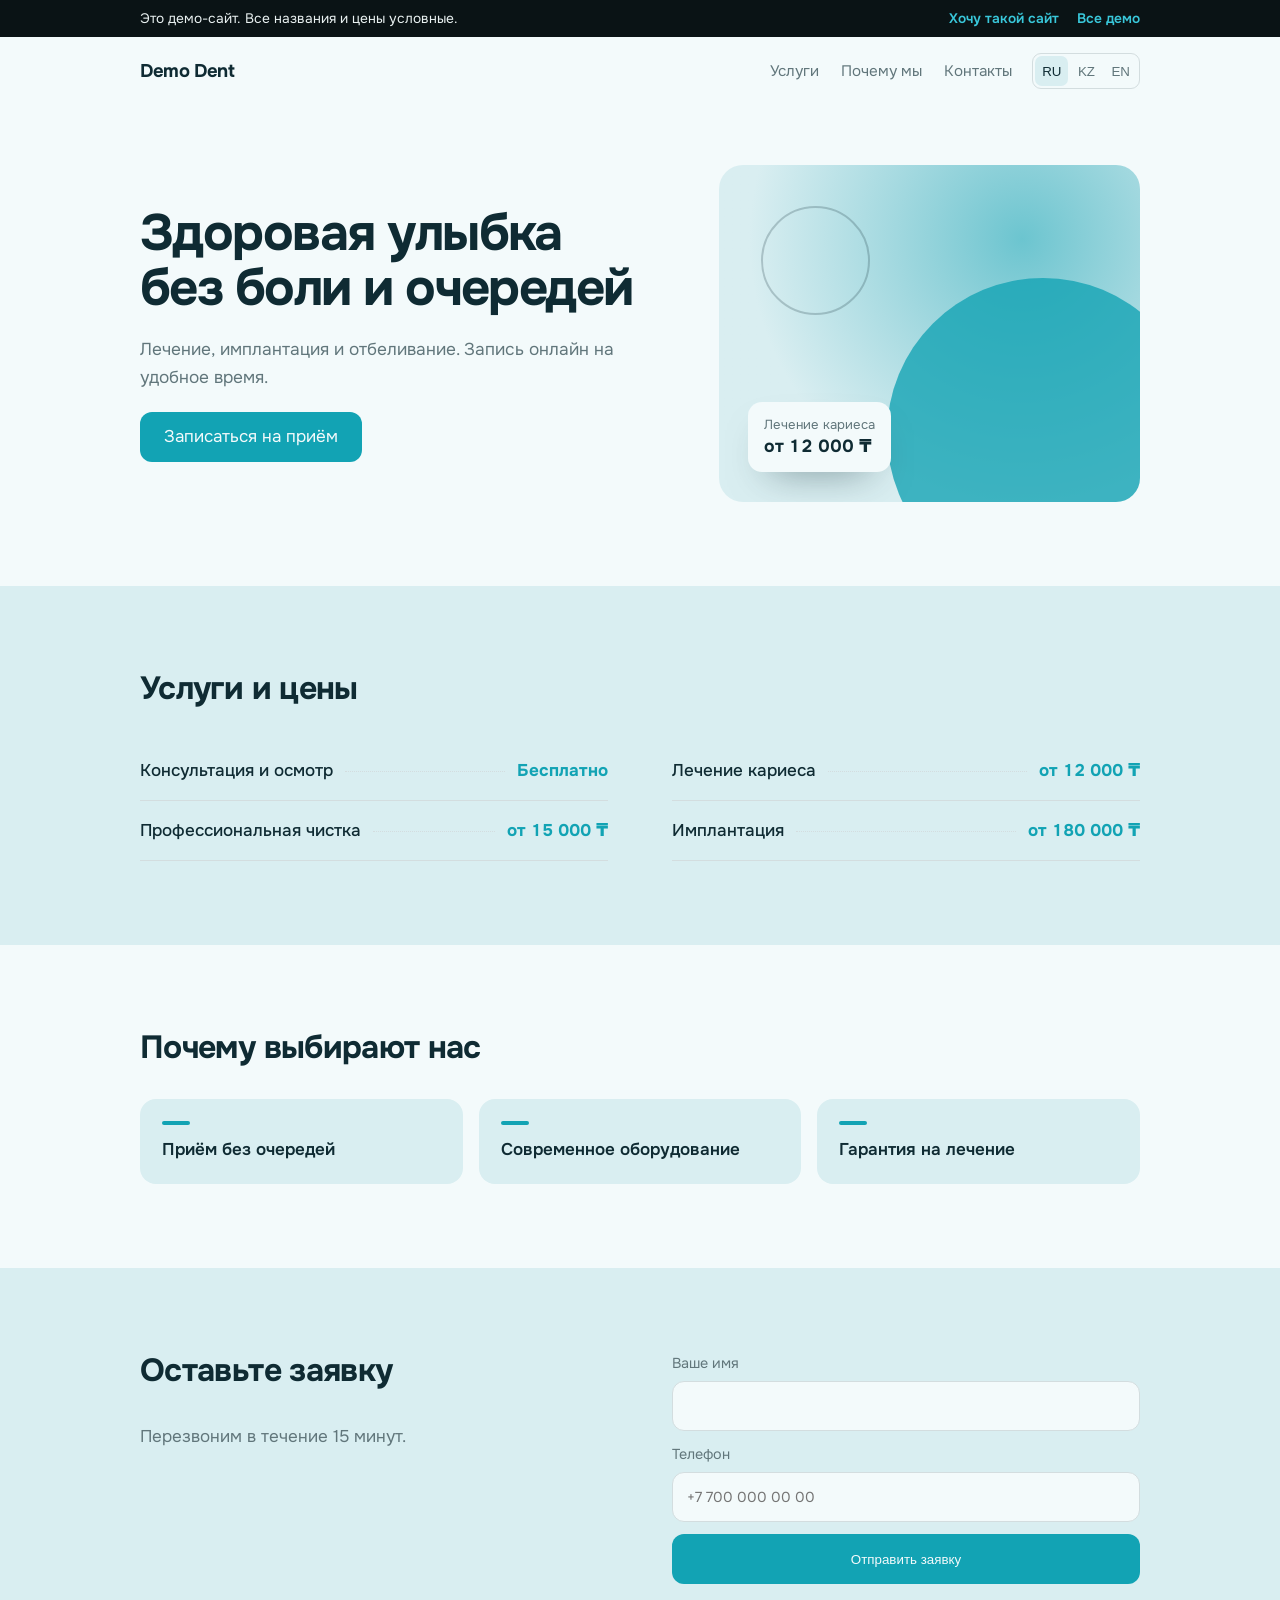
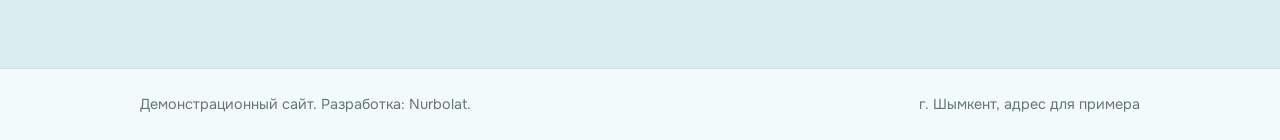
<file: demo.html>
<!doctype html>
<html lang="ru">
<head>
<meta charset="utf-8">
<meta name="viewport" content="width=device-width, initial-scale=1, viewport-fit=cover">
<meta name="robots" content="noindex">
<title>Demo site</title>
<link rel="preconnect" href="https://fonts.googleapis.com">
<link rel="preconnect" href="https://fonts.gstatic.com" crossorigin>
<link rel="stylesheet" href="https://fonts.googleapis.com/css2?family=Onest:wght@400;500;600;700&display=swap">
<style>
/* Демо-шаблон: один файл, шесть ниш. Ниша и язык берутся из адреса: demo.html#dental-ru */
:root{--bg:#F3FAFB;--fg:#0F2B33;--ac:#12A3B4;--soft:#D9EEF1;--muted:color-mix(in srgb,var(--fg) 64%,var(--bg));--line:color-mix(in srgb,var(--fg) 14%,var(--bg));--gut:clamp(16px,4vw,40px)}
*,*::before,*::after{box-sizing:border-box}
html{scroll-behavior:smooth;-webkit-text-size-adjust:100%}
body{margin:0;background:var(--bg);color:var(--fg);font:400 17px/1.6 'Onest',system-ui,-apple-system,'Segoe UI',Roboto,sans-serif;-webkit-font-smoothing:antialiased}
h1,h2,h3,p,ul{margin:0;padding:0}ul{list-style:none}a{color:inherit}
[hidden]{display:none!important}
:focus-visible{outline:2px solid var(--ac);outline-offset:3px;border-radius:4px}
.wrap{max-width:1080px;margin-inline:auto;padding-inline:var(--gut)}
.demo-bar{background:#0A1315;color:#E9F1F1;font-size:.86rem;line-height:1.4}
.demo-bar .wrap{display:flex;flex-wrap:wrap;align-items:center;gap:6px 18px;padding-block:9px}
.demo-bar span{margin-right:auto}
.demo-bar a{color:#39C7DA;font-weight:600;text-decoration:none;white-space:nowrap}
.demo-bar a:hover{text-decoration:underline}
header .wrap{display:flex;align-items:center;gap:20px;min-height:68px}
.brand{font-weight:700;font-size:1.15rem;letter-spacing:-.02em;margin-right:auto;text-decoration:none}
nav{display:flex;gap:22px}
nav a{color:var(--muted);text-decoration:none;font-size:.95rem}
nav a:hover{color:var(--fg)}
.lang{display:flex;gap:2px;padding:2px;border:1px solid var(--line);border-radius:9px}
.lang button{min-width:32px;height:30px;padding:0 7px;border:0;border-radius:7px;background:transparent;color:var(--muted);font:600 .78rem/1 inherit;cursor:pointer}
.lang button[aria-pressed="true"]{background:var(--soft);color:var(--fg)}
@media (max-width:720px){nav{display:none}}
.btn{display:inline-flex;align-items:center;justify-content:center;min-height:50px;padding:0 24px;border:0;border-radius:12px;background:var(--ac);color:var(--bg);font:600 1rem/1 inherit;text-decoration:none;cursor:pointer;transition:transform .2s}
.btn:hover{transform:translateY(-2px)}
section{padding-block:clamp(44px,7vw,84px)}
.hero{padding-block:clamp(28px,5vw,60px) clamp(44px,7vw,84px)}
.hero .wrap{display:grid;grid-template-columns:minmax(0,1.1fr) minmax(0,.9fr);gap:clamp(28px,5vw,64px);align-items:center}
.hero-copy{display:grid;gap:20px;justify-items:start}
h1{font-size:clamp(1.9rem,4.6vw,3.2rem);line-height:1.08;letter-spacing:-.03em;font-weight:700;text-wrap:balance}
.hero p{color:var(--muted);font-size:1.08rem;max-width:46ch}
.art{position:relative;aspect-ratio:5/4;max-width:100%;border-radius:24px;overflow:hidden;background:radial-gradient(circle at 72% 22%,color-mix(in srgb,var(--ac) 55%,var(--soft)),var(--soft) 68%)}
.art::before{content:"";position:absolute;right:-14%;bottom:-26%;width:74%;aspect-ratio:1;border-radius:50%;background:color-mix(in srgb,var(--ac) 78%,transparent);animation:float 9s ease-in-out infinite}
.art::after{content:"";position:absolute;left:10%;top:12%;width:26%;aspect-ratio:1;border-radius:50%;border:2px solid color-mix(in srgb,var(--fg) 22%,transparent)}
.chip{position:absolute;left:7%;bottom:9%;z-index:1;display:grid;gap:2px;max-width:76%;padding:14px 16px;border-radius:14px;background:var(--bg);box-shadow:0 18px 40px -22px color-mix(in srgb,var(--fg) 60%,transparent)}
.chip small{color:var(--muted);font-size:.82rem;line-height:1.3}
.chip b{font-size:1.1rem;line-height:1.3;font-variant-numeric:tabular-nums}
@media (max-width:820px){.hero .wrap{grid-template-columns:minmax(0,1fr)}}
h2{font-size:clamp(1.4rem,3vw,2rem);line-height:1.2;letter-spacing:-.02em;font-weight:700;margin-bottom:clamp(20px,3vw,32px)}
.band{background:var(--soft)}
.prices{display:grid;grid-template-columns:repeat(2,minmax(0,1fr));gap:0 clamp(24px,5vw,64px)}
.prices li{display:flex;align-items:baseline;gap:12px;padding-block:16px;border-bottom:1px solid var(--line)}
.prices span{min-width:0;font-weight:500}
.prices i{flex:1;min-width:12px;border-bottom:1px dotted var(--line);transform:translateY(-4px)}
.prices b{white-space:nowrap;color:var(--ac);font-variant-numeric:tabular-nums}
@media (max-width:720px){.prices{grid-template-columns:minmax(0,1fr)}}
.why{display:grid;grid-template-columns:repeat(3,minmax(0,1fr));gap:16px}
.why li{padding:22px;border-radius:16px;background:var(--soft);font-weight:600;line-height:1.35}
.why li::before{content:"";display:block;width:28px;height:4px;border-radius:2px;background:var(--ac);margin-bottom:14px}
@media (max-width:720px){.why{grid-template-columns:minmax(0,1fr)}}
.form{display:grid;grid-template-columns:minmax(0,1fr) minmax(0,1fr);gap:clamp(24px,5vw,64px);align-items:start}
.form p{color:var(--muted)}
form{display:grid;gap:12px}
label{display:grid;gap:6px;font-size:.9rem;color:var(--muted)}
input{width:100%;height:50px;padding:0 14px;border:1px solid var(--line);border-radius:12px;background:var(--bg);color:var(--fg);font:inherit}
input:focus{outline:2px solid var(--ac);outline-offset:1px}
.note{padding:14px 16px;border-radius:12px;background:var(--soft);color:var(--fg);font-size:.95rem}
@media (max-width:720px){.form{grid-template-columns:minmax(0,1fr)}}
footer{border-top:1px solid var(--line);padding-block:24px;color:var(--muted);font-size:.9rem}
footer .wrap{display:flex;flex-wrap:wrap;gap:6px 24px;justify-content:space-between}
@keyframes float{50%{transform:translate(-4%,-5%) scale(1.04)}}
@media (prefers-reduced-motion:reduce){html{scroll-behavior:auto}*,*::before,*::after{animation:none!important;transition:none!important}}
</style>
</head>
<body>
<div class="demo-bar"><div class="wrap"><span id="bar"></span><a id="want" href="https://wa.me/77471541449" target="_blank" rel="noopener"></a><a id="back" href="index.html#portfolio"></a></div></div>
<header><div class="wrap">
  <a class="brand" id="brand" href="#top"></a>
  <nav><a href="#services" id="n1"></a><a href="#why" id="n2"></a><a href="#form" id="n3"></a></nav>
  <div class="lang" role="group" id="lang"><button type="button" data-lang="ru">RU</button><button type="button" data-lang="kz">KZ</button><button type="button" data-lang="en">EN</button></div>
</div></header>
<main id="top">
  <section class="hero"><div class="wrap">
    <div class="hero-copy"><h1 id="h1"></h1><p id="sub"></p><a class="btn" href="#form" id="cta"></a></div>
    <div class="art" aria-hidden="true"><div class="chip"><small id="chipName"></small><b id="chipPrice"></b></div></div>
  </div></section>
  <section class="band" id="services"><div class="wrap"><h2 id="sh"></h2><ul class="prices" id="prices"></ul></div></section>
  <section id="why"><div class="wrap"><h2 id="wh"></h2><ul class="why" id="whyList"></ul></div></section>
  <section class="band" id="form"><div class="wrap form">
    <div><h2 id="fh"></h2><p id="fs"></p></div>
    <form id="lead" novalidate>
      <label for="fname"><span id="ln"></span><input id="fname" name="name" autocomplete="name"></label>
      <label for="fphone"><span id="lp"></span><input id="fphone" name="phone" type="tel" inputmode="tel" autocomplete="tel" placeholder="+7 700 000 00 00"></label>
      <button class="btn" type="submit" id="send"></button>
      <p class="note" id="sent" role="status" hidden></p>
    </form>
  </div></section>
</main>
<footer><div class="wrap"><span id="foot"></span><span id="addr"></span></div></footer>

<script>
(function(){
  'use strict';
  var WA = '77471541449';

  /* Общие тексты демо-страницы на трёх языках */
  var UI = {
    ru: { bar:'Это демо-сайт. Все названия и цены условные.', want:'Хочу такой сайт', back:'Все демо', n1:'Услуги', n2:'Почему мы', n3:'Контакты', sh:'Услуги и цены', wh:'Почему выбирают нас', fh:'Оставьте заявку', fs:'Перезвоним в течение 15 минут.', ln:'Ваше имя', lp:'Телефон', send:'Отправить заявку', sent:'Это демонстрация: заявка никуда не отправляется. На настоящем сайте она придёт вам в Telegram или WhatsApp.', foot:'Демонстрационный сайт. Разработка: Nurbolat.', addr:'г. Шымкент, адрес для примера', from:'от {p} ₸', free:'Бесплатно', u:{ m2:'за м²', kg:'за кг', mo:'в месяц' }, msg:'Здравствуйте! Меня интересует сайт для {niche}. Хотел бы узнать подробности.' },
    kz: { bar:'Бұл демо-сайт. Барлық атаулар мен бағалар шартты.', want:'Осындай сайт керек', back:'Барлық демо', n1:'Қызметтер', n2:'Неге біз', n3:'Байланыс', sh:'Қызметтер мен бағалар', wh:'Неге бізді таңдайды', fh:'Өтінім қалдырыңыз', fs:'15 минут ішінде қайта қоңырау шаламыз.', ln:'Атыңыз', lp:'Телефон', send:'Өтінім жіберу', sent:'Бұл демонстрация: өтінім ешқайда жіберілмейді. Нақты сайтта ол сізге Telegram-ға немесе WhatsApp-қа келеді.', foot:'Демонстрациялық сайт. Әзірлеуші: Nurbolat.', addr:'Шымкент қ., мекенжай үлгі ретінде', from:'{p} ₸ бастап', free:'Тегін', pre:true, u:{ m2:'1 м² үшін', kg:'1 кг үшін', mo:'айына' }, msg:'Сәлеметсіз бе! Мені {niche} арналған сайт қызықтырады. Толығырақ ақпарат алғым келеді.' },
    en: { bar:'This is a demo site. All names and prices are placeholders.', want:'I want a site like this', back:'All demos', n1:'Services', n2:'Why us', n3:'Contact', sh:'Services and prices', wh:'Why clients choose us', fh:'Leave a request', fs:'We will call you back within 15 minutes.', ln:'Your name', lp:'Phone', send:'Send request', sent:'This is a demo: the request is not sent anywhere. On a real site it would reach your Telegram or WhatsApp.', foot:'Demo website. Built by Nurbolat.', addr:'Shymkent, sample address', from:'from {p} ₸', free:'Free', u:{ m2:'per m²', kg:'per kg', mo:'per month' }, msg:'Hello! I’m interested in a website for {niche}. I would like to learn more.' }
  };

  /* Ниши: c — цвета [фон, текст, акцент, мягкий фон]; тексты идут в порядке [ru, kz, en];
     s — услуги: [ru, kz, en, цена, единица] */
  var N = {
    dental: { brand:'Demo Dent', c:['#F3FAFB','#0F2B33','#12A3B4','#D9EEF1'],
      wa:['стоматологии','стоматологияға','a dental clinic'],
      h:['Здоровая улыбка без боли и очередей','Ауыртпай, кезексіз емдейтін стоматология','A healthy smile without pain or queues'],
      p:['Лечение, имплантация и отбеливание. Запись онлайн на удобное время.','Емдеу, имплантация және ағарту. Ыңғайлы уақытқа онлайн жазылыңыз.','Treatment, implants and whitening. Book online at a time that suits you.'],
      cta:['Записаться на приём','Қабылдауға жазылу','Book an appointment'],
      s:[['Консультация и осмотр','Кеңес және тексеру','Consultation and check-up',0],['Лечение кариеса','Тісжегіні емдеу','Cavity treatment',12000],['Профессиональная чистка','Кәсіби тазалау','Professional cleaning',15000],['Имплантация','Имплантация','Implant placement',180000]],
      w:[['Приём без очередей','Кезексіз қабылдау','No waiting in line'],['Современное оборудование','Заманауи жабдық','Modern equipment'],['Гарантия на лечение','Емге кепілдік','Treatment warranty']] },
    auto: { brand:'Demo Auto', c:['#101114','#F2F2F0','#E4572E','#1F2228'],
      wa:['автосалона','автосалонға','a car dealership'],
      h:['Новые автомобили в наличии и под заказ','Жаңа автокөліктер қолда бар және тапсырыспен','New cars in stock and to order'],
      p:['Кредит и рассрочка, трейд-ин, тест-драйв в день обращения.','Несие және бөліп төлеу, трейд-ин, өтініш берген күні тест-драйв.','Financing and instalments, trade-in, same-day test drive.'],
      cta:['Записаться на тест-драйв','Тест-драйвқа жазылу','Book a test drive'],
      s:[['Седан Comfort','Седан Comfort','Comfort sedan',8900000],['Кроссовер City','Кроссовер City','City crossover',12500000],['Внедорожник Trail','Жол талғамайтын Trail','Trail SUV',18900000],['Сервисное обслуживание','Сервистік қызмет көрсету','Scheduled service',35000]],
      w:[['Официальная гарантия','Ресми кепілдік','Official warranty'],['Кредит от нескольких банков','Бірнеше банктен несие','Financing from several banks'],['Трейд-ин вашего авто','Көлігіңізді трейд-инге қабылдаймыз','Trade-in for your car']] },
    build: { brand:'Demo Build', c:['#F5F6F4','#1C2321','#D9731A','#E4E8E2'],
      wa:['компании по ремонту и строительству','жөндеу және құрылыс компаниясына','a renovation and construction company'],
      h:['Ремонт квартир под ключ с гарантией','Кепілдігі бар пәтерді толық жөндеу','Turnkey apartment renovation with a warranty'],
      p:['Смета до начала работ, фиксированная цена, сдача в срок по договору.','Жұмыс басталғанға дейін смета, тұрақты баға, шарт бойынша мерзімінде тапсыру.','An estimate before work starts, a fixed price and on-time handover under contract.'],
      cta:['Вызвать замерщика','Өлшеушіні шақыру','Request a site visit'],
      s:[['Косметический ремонт','Косметикалық жөндеу','Cosmetic renovation',15000,'m2'],['Капитальный ремонт','Күрделі жөндеу','Full renovation',35000,'m2'],['Дизайн-проект','Дизайн-жоба','Design project',8000,'m2'],['Натяжные потолки','Керме төбелер','Stretch ceilings',3500,'m2']],
      w:[['Смета без скрытых доплат','Жасырын төлемсіз смета','No hidden extras in the estimate'],['Свои бригады','Өз бригадаларымыз','In-house crews'],['Гарантия 2 года','2 жыл кепілдік','2-year warranty']] },
    edu: { brand:'Demo Academy', c:['#FFFFFF','#1B1F3B','#5B5BD6','#ECEDFB'],
      wa:['учебного центра','оқу орталығына','a training centre'],
      h:['Английский и подготовка к ЕНТ в малых группах','Шағын топтарда ағылшын тілі және ҰБТ-ға дайындық','English and exam preparation in small groups'],
      p:['До 8 человек в группе, пробный урок бесплатно, занятия офлайн и онлайн.','Топта 8 адамға дейін, сынақ сабағы тегін, офлайн және онлайн сабақтар.','Up to 8 students per group, a free trial lesson, offline and online classes.'],
      cta:['Записаться на пробный урок','Сынақ сабағына жазылу','Book a trial lesson'],
      s:[['Английский для школьников','Оқушыларға арналған ағылшын тілі','English for school students',25000,'mo'],['Подготовка к IELTS','IELTS-ке дайындық','IELTS preparation',40000,'mo'],['Подготовка к ЕНТ','ҰБТ-ға дайындық','UNT exam preparation',35000,'mo'],['Математика','Математика','Mathematics',22000,'mo']],
      w:[['Группы до 8 человек','8 адамға дейінгі топтар','Groups of up to 8'],['Преподаватели с опытом','Тәжірибелі оқытушылар','Experienced teachers'],['Отчёт для родителей каждый месяц','Ата-аналарға ай сайын есеп','Monthly progress report for parents']] },
    beauty: { brand:'Demo Beauty', c:['#FBF4F5','#2B1B22','#C2477A','#F1DFE5'],
      wa:['салона красоты','сұлулық салонына','a beauty salon'],
      h:['Красота в удобное для вас время','Сізге ыңғайлы уақытта сұлулық','Beauty at a time that suits you'],
      p:['Стрижки, окрашивание, маникюр и уход. Онлайн-запись к своему мастеру.','Шаш қию, бояу, маникюр және күтім. Өз шеберіңізге онлайн жазылыңыз.','Haircuts, colouring, manicure and care. Book online with your specialist.'],
      cta:['Записаться онлайн','Онлайн жазылу','Book online'],
      s:[['Женская стрижка','Әйелдер шаш қиюы','Women’s haircut',7000],['Окрашивание','Шаш бояу','Hair colouring',18000],['Маникюр с покрытием','Жабыны бар маникюр','Manicure with gel polish',6000],['Уход за лицом','Бет күтімі','Facial care',12000]],
      w:[['Запись за 1 минуту','1 минутта жазылу','Book in 1 minute'],['Стерильные инструменты','Зарарсыздандырылған құралдар','Sterile tools'],['Мастера с опытом от 5 лет','5 жылдан астам тәжірибесі бар шеберлер','Specialists with 5+ years of experience']] },
    cargo: { brand:'Demo Cargo', c:['#0D1B2A','#EAF1F7','#F2C230','#16293D'],
      wa:['карго и доставки','карго және жеткізу қызметіне','a cargo and delivery company'],
      h:['Доставка грузов из Китая от 7 дней','Қытайдан жүкті 7 күннен бастап жеткізу','Freight delivery from China from 7 days'],
      p:['Авто, ж/д и авиа. Отслеживание груза и расчёт стоимости онлайн.','Авто, теміржол және әуе тасымалы. Жүкті бақылау және құнын онлайн есептеу.','Road, rail and air. Shipment tracking and online cost calculation.'],
      cta:['Рассчитать доставку','Жеткізуді есептеу','Get a shipping quote'],
      s:[['Авто, 12–18 дней','Авто, 12–18 күн','Road, 12–18 days',1800,'kg'],['Ж/д, 18–25 дней','Теміржол, 18–25 күн','Rail, 18–25 days',1200,'kg'],['Авиа, 7–10 дней','Әуе, 7–10 күн','Air, 7–10 days',4500,'kg'],['Выкуп товара','Тауарды сатып алу','Purchasing service',5000]],
      w:[['Отслеживание по трек-номеру','Трек-нөмір бойынша бақылау','Tracking by number'],['Страхование груза','Жүкті сақтандыру','Cargo insurance'],['Склад в Гуанчжоу и Алматы','Гуанчжоу мен Алматыдағы қойма','Warehouses in Guangzhou and Almaty']] }
  };

  var CODES = { ru:'ru', kz:'kk', en:'en' }, IDX = { ru:0, kz:1, en:2 };
  var doc = document, $ = function(id){ return doc.getElementById(id); };
  var parts = (location.hash || '').replace('#', '').split('-');
  var niche = N[parts[0]] ? parts[0] : 'dental';
  var lang = CODES[parts[1]] ? parts[1] : '';
  if (!lang) { try { lang = localStorage.getItem('lang'); } catch(e){} }
  if (!CODES[lang]) lang = 'ru';

  function money(n){ return String(n).replace(/\B(?=(\d{3})+(?!\d))/g, lang === 'en' ? ',' : String.fromCharCode(160)); }
  function esc(s){ return String(s).replace(/[&<>"]/g, function(c){ return {'&':'&amp;','<':'&lt;','>':'&gt;','"':'&quot;'}[c]; }); }
  function price(row){
    var u = UI[lang];
    if (!row[3]) return u.free;
    var f = u.from.replace('{p}', money(row[3]));
    if (!row[4]) return f;
    return u.pre ? u.u[row[4]] + ' ' + f : f + ' ' + u.u[row[4]];
  }

  function render(){
    var d = N[niche], u = UI[lang], i = IDX[lang], root = doc.documentElement;
    root.lang = CODES[lang];
    ['--bg','--fg','--ac','--soft'].forEach(function(v, k){ root.style.setProperty(v, d.c[k]); });
    doc.title = d.brand;
    $('brand').textContent = d.brand;
    ['bar','want','back','n1','n2','n3','sh','wh','fh','fs','ln','lp','send','foot','addr'].forEach(function(k){ $(k).textContent = u[k]; });
    $('h1').textContent = d.h[i]; $('sub').textContent = d.p[i]; $('cta').textContent = d.cta[i];
    $('chipName').textContent = d.s[1][i]; $('chipPrice').textContent = price(d.s[1]);
    $('prices').innerHTML = d.s.map(function(r){ return '<li><span>' + esc(r[i]) + '</span><i></i><b>' + esc(price(r)) + '</b></li>'; }).join('');
    $('whyList').innerHTML = d.w.map(function(r){ return '<li>' + esc(r[i]) + '</li>'; }).join('');
    $('want').href = 'https://wa.me/' + WA + '?text=' + encodeURIComponent(u.msg.replace('{niche}', d.wa[i]));
    $('sent').textContent = u.sent;
    [].forEach.call(doc.querySelectorAll('#lang button'), function(b){ b.setAttribute('aria-pressed', String(b.getAttribute('data-lang') === lang)); });
    try { history.replaceState(null, '', '#' + niche + '-' + lang); } catch(e){}
  }

  $('lang').addEventListener('click', function(e){
    var l = e.target.getAttribute('data-lang');
    if (!CODES[l]) return;
    lang = l;
    try { localStorage.setItem('lang', l); } catch(err){}
    render();
  });
  $('lead').addEventListener('submit', function(e){ e.preventDefault(); $('sent').hidden = false; });
  window.addEventListener('hashchange', function(){
    var p = location.hash.replace('#', '').split('-');
    if (N[p[0]] && (p[0] !== niche || (CODES[p[1]] && p[1] !== lang))) { niche = p[0]; if (CODES[p[1]]) lang = p[1]; render(); }
  });
  render();
})();
</script>
</body>
</html>
</file>
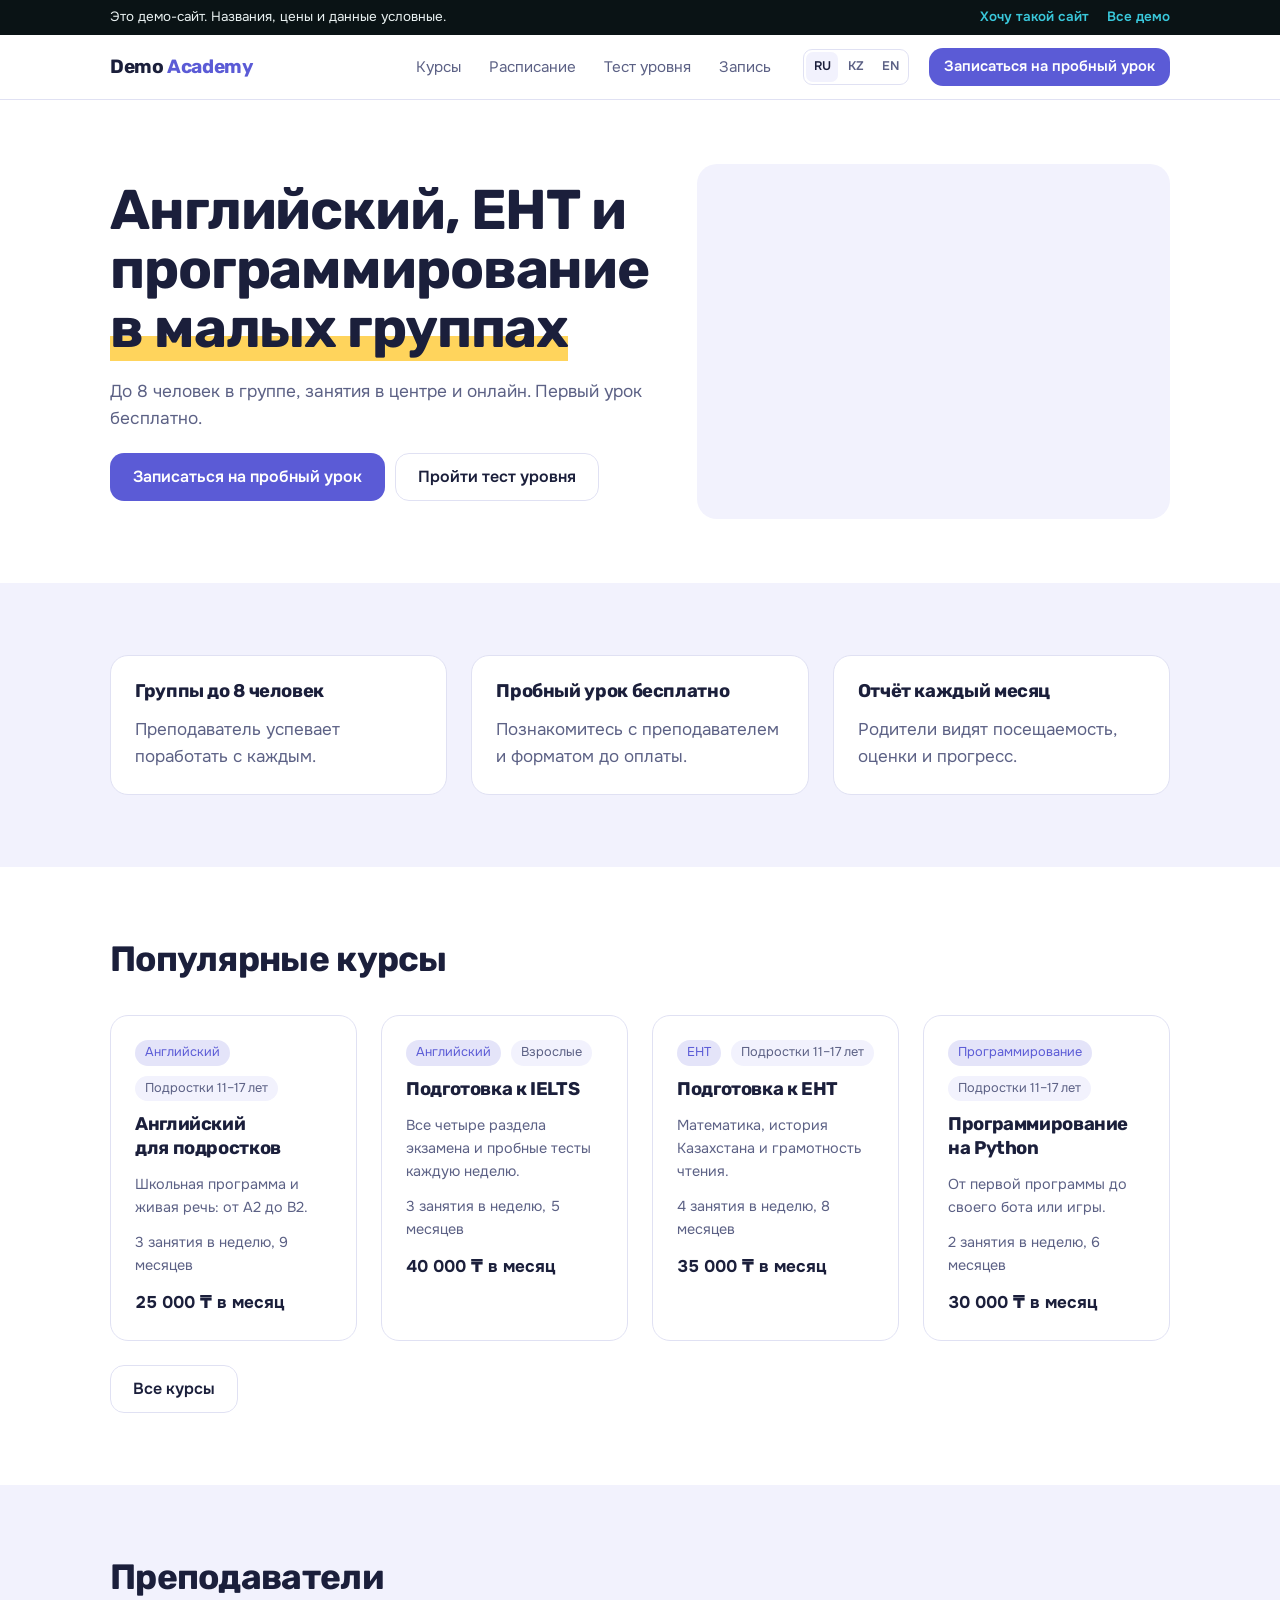
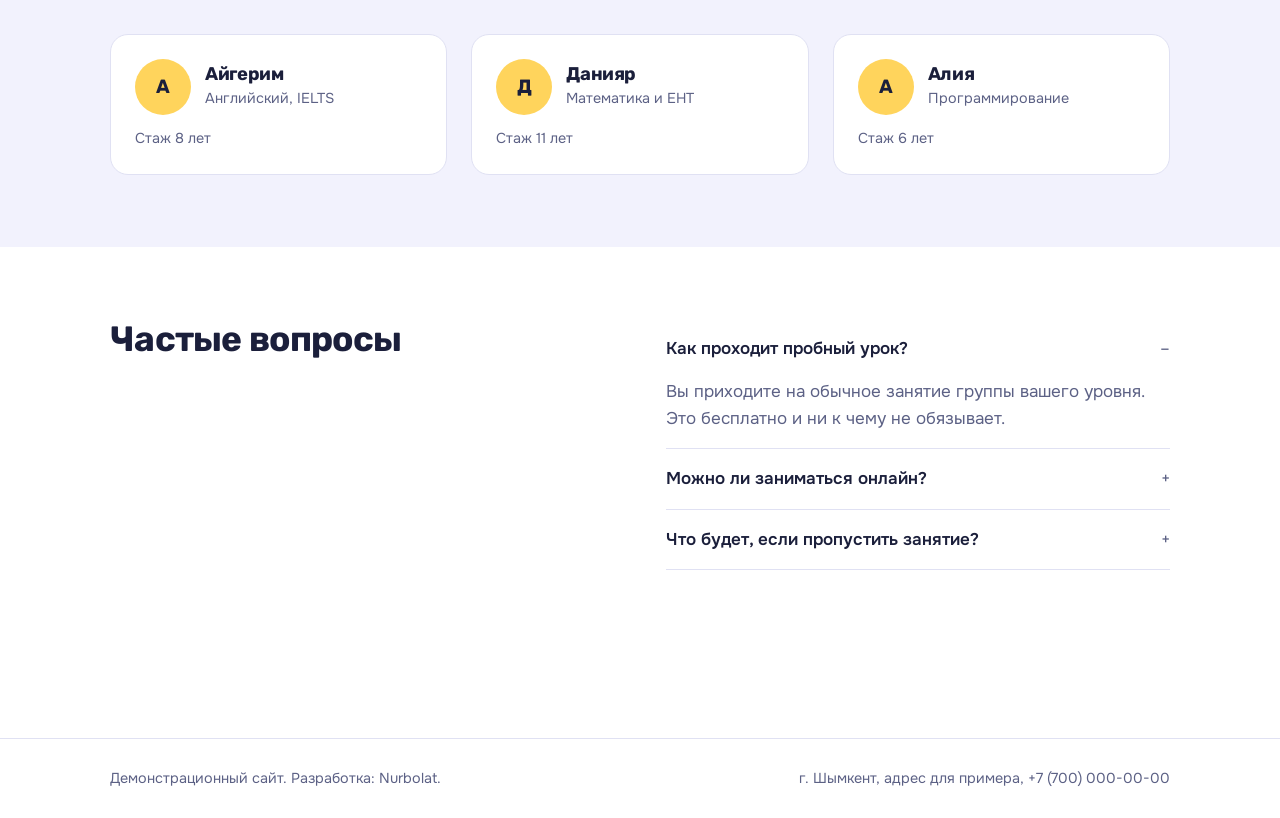
<file: edu.html>
<!doctype html>
<html lang="ru">
<head>
<meta charset="utf-8">
<meta name="viewport" content="width=device-width, initial-scale=1, viewport-fit=cover">
<meta name="robots" content="noindex">
<title>Demo Academy</title>
<link rel="preconnect" href="https://fonts.googleapis.com">
<link rel="preconnect" href="https://fonts.gstatic.com" crossorigin>
<link rel="stylesheet" href="https://fonts.googleapis.com/css2?family=Onest:wght@400;500;600&family=Rubik:wght@500;700&display=swap">
<link rel="stylesheet" href="kit.css">
<style>
/* Учебный центр: белый фон, индиго и жёлтый маркер, округлые формы */
:root{--bg:#FFFFFF;--fg:#1B1F3B;--ac:#5B5BD6;--ai:#fff;--sf:#F2F2FD;--cd:#FFFFFF;--ln:#E0E1F3;--mu:#5C6185;--hf:'Rubik',system-ui,sans-serif;--bf:'Onest',system-ui,sans-serif;--hw:700;--ht:-.02em;--r:14px;--yl:#FFD45C}
.mark{background:linear-gradient(transparent 62%,var(--yl) 62%)}
.av{display:grid;place-items:center;width:56px;height:56px;border-radius:50%;background:var(--yl);font:700 1.2rem var(--hf)}
.slot{display:block;padding:6px 8px;margin:2px 0;border-radius:8px;background:var(--sf);color:var(--fg);font-size:.82rem;line-height:1.3;text-decoration:none}
.slot:hover{background:var(--ac);color:#fff}
.bar{height:8px;border-radius:4px;background:var(--sf);overflow:hidden}
.bar i{display:block;height:100%;background:var(--ac);transition:width .3s}
.qopt{display:grid;gap:10px}
.lvl{display:grid;place-items:center;width:96px;height:96px;border-radius:50%;background:var(--yl);font:700 2rem var(--hf)}
</style>
</head>
<body>
<script src="kit.js"></script>
<script>
(function () {
  'use strict';
  var K = Kit, L = K.L, s = K.s, e = K.esc;

  var S = {
    courses: ['Курсы', 'Курстар', 'Courses'], schedule: ['Расписание', 'Сабақ кестесі', 'Schedule'], test: ['Тест уровня', 'Деңгей тесті', 'Level test'], signup: ['Запись', 'Жазылу', 'Sign up'],
    trial: ['Записаться на пробный урок', 'Сынақ сабағына жазылу', 'Book a trial lesson'],
    h1a: ['Английский, ЕНТ и программирование', 'Ағылшын тілі, ҰБТ және бағдарламалау', 'English, exam prep and coding'], h1b: ['в малых группах', 'шағын топтарда', 'in small groups'],
    hp: ['До 8 человек в группе, занятия в центре и онлайн. Первый урок бесплатно.', 'Топта 8 адамға дейін, сабақтар орталықта және онлайн өтеді. Алғашқы сабақ тегін.', 'Up to 8 students per group, in the centre and online. The first lesson is free.'],
    toTest: ['Пройти тест уровня', 'Деңгей тестін тапсыру', 'Take the level test'],
    f1: ['Группы до 8 человек', '8 адамға дейінгі топтар', 'Groups of up to 8'], f1d: ['Преподаватель успевает поработать с каждым.', 'Оқытушы әр оқушымен жұмыс істеп үлгереді.', 'The teacher has time for every student.'],
    f2: ['Пробный урок бесплатно', 'Сынақ сабағы тегін', 'Free trial lesson'], f2d: ['Познакомитесь с преподавателем и форматом до оплаты.', 'Төлемге дейін оқытушымен және сабақ форматымен танысасыз.', 'Meet the teacher and try the format before paying.'],
    f3: ['Отчёт каждый месяц', 'Ай сайын есеп', 'Monthly report'], f3d: ['Родители видят посещаемость, оценки и прогресс.', 'Ата-аналар қатысуды, бағаларды және ілгерілеуді көреді.', 'Parents see attendance, marks and progress.'],
    pop: ['Популярные курсы', 'Танымал курстар', 'Popular courses'], allC: ['Все курсы', 'Барлық курстар', 'All courses'],
    team: ['Преподаватели', 'Оқытушылар', 'Teachers'],
    tc1: ['Английский, IELTS', 'Ағылшын тілі, IELTS', 'English, IELTS'], tc2: ['Математика и ЕНТ', 'Математика және ҰБТ', 'Maths and UNT prep'], tc3: ['Программирование', 'Бағдарламалау', 'Programming'],
    exp: ['Стаж {n} лет', '{n} жыл тәжірибе', '{n} years of experience'],
    faq: ['Частые вопросы', 'Жиі қойылатын сұрақтар', 'Frequent questions'],
    q1: ['Как проходит пробный урок?', 'Сынақ сабағы қалай өтеді?', 'How does the trial lesson work?'], q1a: ['Вы приходите на обычное занятие группы вашего уровня. Это бесплатно и ни к чему не обязывает.', 'Өз деңгейіңіздегі топтың кәдімгі сабағына келесіз. Бұл тегін және ешқандай міндеттеме жүктемейді.', 'You join a regular class at your level. It is free and comes with no obligation.'],
    q2: ['Можно ли заниматься онлайн?', 'Онлайн оқуға бола ма?', 'Can I study online?'], q2a: ['Да, все курсы доступны в онлайн-группах с тем же преподавателем.', 'Иә, барлық курстар сол оқытушымен онлайн топтарда да бар.', 'Yes, every course has online groups with the same teacher.'],
    q3: ['Что будет, если пропустить занятие?', 'Сабақты жіберіп алсам не болады?', 'What if I miss a class?'], q3a: ['Запись урока и домашнее задание остаются в личном кабинете.', 'Сабақ жазбасы мен үй тапсырмасы жеке кабинетте сақталады.', 'The recording and homework stay in your account.'],
    age: ['Возраст', 'Жасы', 'Age'], subj: ['Предмет', 'Пән', 'Subject'],
    kids: ['Дети 7–10 лет', '7–10 жастағы балалар', 'Children 7–10'], teens: ['Подростки 11–17 лет', '11–17 жастағы жасөспірімдер', 'Teens 11–17'], adults: ['Взрослые', 'Ересектер', 'Adults'],
    en: ['Английский', 'Ағылшын тілі', 'English'], ent: ['ЕНТ', 'ҰБТ', 'UNT prep'], math: ['Математика', 'Математика', 'Maths'], it: ['Программирование', 'Бағдарламалау', 'Coding'],
    perMo: ['{p} ₸ в месяц', 'айына {p} ₸', '{p} ₸ per month'], perW: ['{n} занятия в неделю', 'аптасына {n} сабақ', '{n} classes a week'], dur: ['{n} месяцев', '{n} ай', '{n} months'],
    noC: ['Таких курсов пока нет. Измените фильтры.', 'Мұндай курс әзірге жоқ. Сүзгілерді өзгертіңіз.', 'No courses match. Try other filters.'],
    prog: ['Программа курса', 'Курс бағдарламасы', 'Course programme'], when: ['Когда занятия', 'Сабақ уақыты', 'Class times'], teacher: ['Преподаватель', 'Оқытушы', 'Teacher'], length: ['Длительность', 'Ұзақтығы', 'Length'], group: ['Группа', 'Топ', 'Group'], upTo: ['до 8 человек', '8 адамға дейін', 'up to 8 students'],
    course: ['Курс', 'Курс', 'Course'], allS: ['Все курсы', 'Барлық курстар', 'All courses'], timeC: ['Время', 'Уақыты', 'Time'],
    tIntro: ['Восемь коротких вопросов по английскому. Займёт три минуты, результат покажем сразу.', 'Ағылшын тілінен сегіз қысқа сұрақ. Үш минут уақыт алады, нәтижесін бірден көрсетеміз.', 'Eight short English questions. It takes three minutes and you get the result right away.'],
    qOf: ['Вопрос {a} из {b}', 'Сұрақ: {a} / {b}', 'Question {a} of {b}'], next: ['Дальше', 'Келесі', 'Next'], finish: ['Узнать результат', 'Нәтижені білу', 'See the result'], again: ['Пройти заново', 'Қайта тапсыру', 'Retake the test'],
    res: ['Ваш уровень', 'Сіздің деңгейіңіз', 'Your level'], right: ['Правильных ответов: {a} из {b}', 'Дұрыс жауап: {a} / {b}', 'Correct answers: {a} of {b}'], rec: ['Рекомендуем курс', 'Ұсынатын курсымыз', 'Recommended course'],
    lA1: ['Начальный. Начнём с основ: чтение, простые фразы, базовая грамматика.', 'Бастапқы деңгей. Негізден бастаймыз: оқу, қарапайым сөйлемдер, базалық грамматика.', 'Beginner. We start with the basics: reading, simple phrases and core grammar.'],
    lA2: ['Элементарный. Вы знаете основы, пора расширять словарь и говорить увереннее.', 'Элементар деңгей. Негізді білесіз, енді сөздік қорды кеңейтіп, сенімдірек сөйлеу керек.', 'Elementary. You know the basics; time to widen your vocabulary and speak with more confidence.'],
    lB1: ['Средний. Можно браться за сложную грамматику и свободную речь.', 'Орта деңгей. Күрделі грамматика мен еркін сөйлеуге кірісуге болады.', 'Intermediate. You are ready for complex grammar and fluent speech.'],
    lB2: ['Выше среднего. Хороший уровень для подготовки к IELTS.', 'Ортадан жоғары деңгей. IELTS-ке дайындалуға жақсы негіз.', 'Upper-intermediate. A good base for IELTS preparation.'],
    fmt: ['Формат', 'Формат', 'Format'], off: ['В центре', 'Орталықта', 'In the centre'], onl: ['Онлайн', 'Онлайн', 'Online'],
    pref: ['Удобное время', 'Ыңғайлы уақыт', 'Preferred time'], mor: ['Утро', 'Таңертең', 'Morning'], day: ['День', 'Күндіз', 'Afternoon'], eve: ['Вечер', 'Кешке', 'Evening'],
    sT: ['Запишитесь на бесплатный пробный урок', 'Тегін сынақ сабағына жазылыңыз', 'Book a free trial lesson'], sD: ['Администратор перезвонит, подберёт группу и время.', 'Әкімші қоңырау шалып, топ пен уақытты таңдап береді.', 'An administrator will call to find the right group and time.'],
    student: ['Имя ученика', 'Оқушының аты', 'Student name']
  };
  var DAYS = [['Пн', 'Дс', 'Mon'], ['Вт', 'Сс', 'Tue'], ['Ср', 'Ср', 'Wed'], ['Чт', 'Бс', 'Thu'], ['Пт', 'Жм', 'Fri'], ['Сб', 'Сб', 'Sat']];
  var PROG = {
    en: [['Говорение и произношение', 'Сөйлеу және айтылым', 'Speaking and pronunciation'], ['Грамматика на практике', 'Тәжірибедегі грамматика', 'Grammar in practice'], ['Чтение и словарный запас', 'Оқу және сөздік қор', 'Reading and vocabulary'], ['Аудирование и письмо', 'Тыңдау және жазу', 'Listening and writing']],
    ent: [['Диагностика и план подготовки', 'Диагностика және дайындық жоспары', 'Diagnostics and study plan'], ['Разбор тем по предметам', 'Пәндер бойынша тақырыптарды талдау', 'Topic-by-topic revision'], ['Пробные тесты каждую неделю', 'Апта сайын сынақ тесттері', 'Weekly mock tests'], ['Работа над ошибками', 'Қателермен жұмыс', 'Error analysis']],
    math: [['Арифметика и дроби', 'Арифметика және бөлшектер', 'Arithmetic and fractions'], ['Уравнения и функции', 'Теңдеулер мен функциялар', 'Equations and functions'], ['Геометрия', 'Геометрия', 'Geometry'], ['Задачи повышенной сложности', 'Күрделілігі жоғары есептер', 'Challenge problems']],
    it: [['Основы алгоритмов', 'Алгоритм негіздері', 'Algorithm basics'], ['Переменные, условия, циклы', 'Айнымалылар, шарттар, циклдер', 'Variables, conditions, loops'], ['Свой проект: игра или бот', 'Өз жобаң: ойын немесе бот', 'Your own project: a game or a bot'], ['Защита проекта', 'Жобаны қорғау', 'Project presentation']]
  };
  var TCH = [[['Айгерим', 'Айгерім', 'Aigerim'], 'tc1', 8], [['Данияр', 'Данияр', 'Daniyar'], 'tc2', 11], [['Алия', 'Әлия', 'Aliya'], 'tc3', 6]];
  /* sl: [день 0–5, время] */
  var CRS = [
    { id: 'en-kids', sj: 'en', ag: 'kids', p: 22000, w: 2, m: 9, t: 0, n: ['Английский для детей', 'Балаларға арналған ағылшын тілі', 'English for children'], d: ['Игры, песни и первые фразы. Учим говорить без страха.', 'Ойындар, әндер және алғашқы сөйлемдер. Қорықпай сөйлеуге үйретеміз.', 'Games, songs and first phrases. We teach children to speak without fear.'], sl: [[0, '15:00'], [3, '15:00']] },
    { id: 'en-teens', sj: 'en', ag: 'teens', p: 25000, w: 3, m: 9, t: 0, n: ['Английский для подростков', 'Жасөспірімдерге арналған ағылшын тілі', 'English for teens'], d: ['Школьная программа и живая речь: от A2 до B2.', 'Мектеп бағдарламасы және ауызекі сөйлеу: A2-ден B2-ге дейін.', 'School curriculum plus real conversation, from A2 to B2.'], sl: [[0, '17:00'], [2, '17:00'], [4, '17:00']] },
    { id: 'ielts', sj: 'en', ag: 'adults', p: 40000, w: 3, m: 5, t: 0, n: ['Подготовка к IELTS', 'IELTS-ке дайындық', 'IELTS preparation'], d: ['Все четыре раздела экзамена и пробные тесты каждую неделю.', 'Емтиханның төрт бөлімі және апта сайын сынақ тесттері.', 'All four exam sections and weekly mock tests.'], sl: [[1, '19:00'], [3, '19:00'], [5, '11:00']] },
    { id: 'en-talk', sj: 'en', ag: 'adults', p: 28000, w: 2, m: 6, t: 0, n: ['Разговорный английский', 'Ауызекі ағылшын тілі', 'Conversational English'], d: ['Для работы и поездок. Много практики, минимум теории.', 'Жұмыс пен сапарға арналған. Тәжірибе көп, теория аз.', 'For work and travel. Lots of practice, little theory.'], sl: [[1, '10:00'], [4, '19:00']] },
    { id: 'ent', sj: 'ent', ag: 'teens', p: 35000, w: 4, m: 8, t: 1, n: ['Подготовка к ЕНТ', 'ҰБТ-ға дайындық', 'UNT exam preparation'], d: ['Математика, история Казахстана и грамотность чтения.', 'Математика, Қазақстан тарихы және оқу сауаттылығы.', 'Maths, history of Kazakhstan and reading literacy.'], sl: [[0, '16:00'], [1, '16:00'], [3, '16:00'], [5, '10:00']] },
    { id: 'math', sj: 'math', ag: 'teens', p: 22000, w: 2, m: 9, t: 1, n: ['Математика, 5–9 классы', 'Математика, 5–9 сыныптар', 'Maths, grades 5–9'], d: ['Закрываем пробелы и идём с опережением школьной программы.', 'Олқылықтарды жойып, мектеп бағдарламасынан озып оқимыз.', 'We close the gaps and move ahead of the school curriculum.'], sl: [[2, '15:00'], [4, '15:00']] },
    { id: 'python', sj: 'it', ag: 'teens', p: 30000, w: 2, m: 6, t: 2, n: ['Программирование на Python', 'Python тілінде бағдарламалау', 'Python programming'], d: ['От первой программы до своего бота или игры.', 'Алғашқы бағдарламадан өз ботыңа немесе ойыныңа дейін.', 'From the first program to your own bot or game.'], sl: [[2, '18:00'], [5, '12:00']] },
    { id: 'scratch', sj: 'it', ag: 'kids', p: 24000, w: 2, m: 5, t: 2, n: ['Scratch для детей', 'Балаларға арналған Scratch', 'Scratch for children'], d: ['Собираем мультфильмы и игры из блоков, учимся логике.', 'Блоктардан мультфильм мен ойын құрастырып, логиканы үйренеміз.', 'We build cartoons and games from blocks and learn logic.'], sl: [[1, '15:00'], [5, '14:00']] }
  ];
  var QS = [
    ['She ___ to school every day.', ['goes', 'go', 'going', 'gone'], 0], ['There ___ some milk in the fridge.', ['are', 'be', 'is', 'am'], 2],
    ['I ___ TV when you called.', ['watched', 'watch', 'am watching', 'was watching'], 3], ['We have lived here ___ 2019.', ['for', 'since', 'from', 'during'], 1],
    ['If it rains, we ___ at home.', ['will stay', 'stayed', 'would stay', 'staying'], 0], ['The report ___ by Friday.', ['must finish', 'must be finished', 'must finished', 'must be finishing'], 1],
    ['I wish I ___ more time.', ['have', 'had', 'will have', 'having'], 1], ['Hardly ___ arrived when it started to rain.', ['we had', 'had we', 'we have', 'have we'], 1]
  ];
  var st = { ag: 'all', sj: 'all', sc: 'all' }, tq = { i: -1, a: [] }, pick = '';
  function crs(id) { return CRS.filter(function (c) { return c.id === id; })[0] || CRS[0]; }
  function ccard(c) {
    return '<a class="card" href="#/course/' + c.id + '"><div class="row"><span class="tag on">' + e(s(c.sj)) + '</span><span class="tag">' + e(s(c.ag)) + '</span></div><h3>' + e(L(c.n)) + '</h3><p class="mu sm">' + e(L(c.d)) + '</p><p class="sm mu">' + s('perW', { n: c.w }) + ', ' + s('dur', { n: c.m }) + '</p><b class="num">' + s('perMo', { p: K.money(c.p) }) + '</b></a>';
  }
  function chips(key, keys) { return '<div class="chips">' + ['all'].concat(keys).map(function (k) { return '<button class="chip" type="button" data-flt="' + key + '" data-v="' + k + '" aria-pressed="' + (st[key] === k) + '">' + e(k === 'all' ? s('allF') : s(k)) + '</button>'; }).join('') + '</div>'; }
  function slots(c) { return c.sl.map(function (x) { return L(DAYS[x[0]]) + ' ' + x[1]; }).join(', '); }
  function signForm() {
    return K.form('trial', K.fl(s('course'), '<select name="course">' + CRS.map(function (c) { return '<option value="' + c.id + '"' + (c.id === pick ? ' selected' : '') + '>' + e(L(c.n)) + '</option>'; }).join('') + '</select>') +
      '<div class="f2">' + K.fl(s('fmt'), '<select name="format"><option>' + e(s('off')) + '</option><option>' + e(s('onl')) + '</option></select>') + K.fl(s('pref'), '<select name="pref"><option>' + e(s('mor')) + '</option><option>' + e(s('day')) + '</option><option selected>' + e(s('eve')) + '</option></select>') + '</div>' + K.np(), s('trial'));
  }
  function testHtml() {
    if (tq.i < 0) return '<div class="box"><p class="lead">' + e(s('tIntro')) + '</p><div><button class="btn" type="button" data-t="start">' + e(s('toTest')) + '</button></div></div>';
    if (tq.i >= QS.length) {
      var ok = tq.a.filter(function (a, i) { return a === QS[i][2]; }).length, lv = ok <= 2 ? 'A1' : ok <= 4 ? 'A2' : ok <= 6 ? 'B1' : 'B2', rec = crs(lv === 'B2' ? 'ielts' : 'en-talk');
      pick = rec.id;
      return '<div class="box in"><div class="row" style="gap:20px"><div class="lvl">' + lv + '</div><div><p class="mu sm">' + e(s('res')) + '</p><p class="big">' + lv + '</p><p class="mu sm">' + s('right', { a: ok, b: QS.length }) + '</p></div></div><p>' + e(s('l' + lv)) + '</p><p class="mu sm">' + e(s('rec')) + '</p>' + ccard(rec) + '<div class="row"><a class="btn" href="#/signup">' + e(s('trial')) + '</a><button class="btn gh" type="button" data-t="start">' + e(s('again')) + '</button></div></div>';
    }
    var q = QS[tq.i], sel = tq.a[tq.i];
    return '<div class="box in"><div class="bar"><i style="width:' + (tq.i / QS.length * 100) + '%"></i></div><p class="mu sm">' + s('qOf', { a: tq.i + 1, b: QS.length }) + '</p><h2 lang="en">' + e(q[0]) + '</h2><div class="qopt" lang="en">' + q[1].map(function (o, i) { return '<label class="opt"><input type="radio" name="ans" value="' + i + '"' + (sel === i ? ' checked' : '') + '><span><b>' + e(o) + '</b></span></label>'; }).join('') + '</div><div><button class="btn" type="button" data-t="next"' + (sel == null ? ' disabled' : '') + '>' + e(s(tq.i === QS.length - 1 ? 'finish' : 'next')) + '</button></div></div>';
  }
  function grid() {
    var list = CRS.filter(function (c) { return st.sc === 'all' || c.id === st.sc; }), times = {};
    list.forEach(function (c) { c.sl.forEach(function (x) { times[x[1]] = 1; }); });
    return Object.keys(times).sort().map(function (t) {
      return '<tr><th class="num">' + t + '</th>' + DAYS.map(function (d, di) {
        return '<td>' + list.filter(function (c) { return c.sl.some(function (x) { return x[0] === di && x[1] === t; }); }).map(function (c) { return '<a class="slot" href="#/course/' + c.id + '">' + e(L(c.n)) + '</a>'; }).join('') + '</td>';
      }).join('') + '</tr>';
    }).join('');
  }

  var routes = {
    home: function () {
      return '<section class="hero"><div class="wrap"><div class="hero-c"><h1>' + e(s('h1a')) + ' <span class="mark">' + e(s('h1b')) + '</span></h1><p class="lead">' + e(s('hp')) + '</p><div class="row"><a class="btn" href="#/signup">' + e(s('trial')) + '</a><a class="btn gh" href="#/test">' + e(s('toTest')) + '</a></div></div>' + K.ph('1509062522246-3755977927d7', '4/3', s('courses')) + '</div></section>' +
        '<section class="band"><div class="wrap"><div class="g" style="--min:300px">' + [1, 2, 3].map(function (i) { return '<div class="card"><h3>' + e(s('f' + i)) + '</h3><p class="mu">' + e(s('f' + i + 'd')) + '</p></div>'; }).join('') + '</div></div></section>' +
        '<section><div class="wrap"><div class="hd"><h2>' + e(s('pop')) + '</h2></div><div class="g" style="--min:230px">' + ['en-teens', 'ielts', 'ent', 'python'].map(function (id) { return ccard(crs(id)); }).join('') + '</div><p style="margin-top:24px"><a class="btn gh" href="#/courses">' + e(s('allC')) + '</a></p></div></section>' +
        '<section class="band"><div class="wrap"><div class="hd"><h2>' + e(s('team')) + '</h2></div><div class="g" style="--min:300px">' + TCH.map(function (t) { return '<div class="card"><div class="who"><div class="av">' + L(t[0]).charAt(0) + '</div><div><h3>' + e(L(t[0])) + '</h3><p class="mu sm">' + e(s(t[1])) + '</p></div></div><p class="mu sm">' + s('exp', { n: t[2] }) + '</p></div>'; }).join('') + '</div></div></section>' +
        '<section><div class="wrap g2"><div class="hd"><h2>' + e(s('faq')) + '</h2></div><div>' + [1, 2, 3].map(function (i) { return '<details' + (i === 1 ? ' open' : '') + '><summary>' + e(s('q' + i)) + '</summary><p>' + e(s('q' + i + 'a')) + '</p></details>'; }).join('') + '</div></div></section>';
    },
    courses: function () {
      var a = CRS.filter(function (c) { return (st.ag === 'all' || c.ag === st.ag) && (st.sj === 'all' || c.sj === st.sj); });
      return '<section class="pg"><div class="wrap"><div class="hd"><h1>' + e(s('courses')) + '</h1></div><div class="f" style="margin-bottom:24px"><div class="row"><span class="mu sm">' + e(s('age')) + '</span>' + chips('ag', ['kids', 'teens', 'adults']) + '</div><div class="row"><span class="mu sm">' + e(s('subj')) + '</span>' + chips('sj', ['en', 'ent', 'math', 'it']) + '</div></div>' + (a.length ? '<div class="g">' + a.map(ccard).join('') + '</div>' : '<div class="box"><p>' + e(s('noC')) + '</p></div>') + '</div></section>';
    },
    course: function (id) {
      var c = crs(id), t = TCH[c.t]; pick = c.id;
      return '<section class="pg"><div class="wrap"><div class="crumbs"><a href="#/courses">' + e(s('courses')) + '</a><span>/</span><span>' + e(L(c.n)) + '</span></div><div class="g2"><div class="f"><div class="row"><span class="tag on">' + e(s(c.sj)) + '</span><span class="tag">' + e(s(c.ag)) + '</span></div><h1 style="font-size:clamp(1.8rem,4vw,2.8rem)">' + e(L(c.n)) + '</h1><p class="lead">' + e(L(c.d)) + '</p><h2 style="margin-top:12px">' + e(s('prog')) + '</h2><ol class="g steps" style="--min:200px">' + PROG[c.sj].map(function (m) { return '<li><h3>' + e(L(m)) + '</h3></li>'; }).join('') + '</ol></div>' +
        '<div class="box sticky"><p class="big num">' + s('perMo', { p: K.money(c.p) }) + '</p><div class="list"><div><span>' + e(s('when')) + '</span><i></i><b>' + e(slots(c)) + '</b></div><div><span>' + e(s('length')) + '</span><i></i><b>' + s('dur', { n: c.m }) + '</b></div><div><span>' + e(s('group')) + '</span><i></i><b>' + e(s('upTo')) + '</b></div><div><span>' + e(s('teacher')) + '</span><i></i><b>' + e(L(t[0])) + '</b></div></div><a class="btn" href="#/signup">' + e(s('trial')) + '</a></div></div></div></section>';
    },
    schedule: function () {
      return '<section class="pg"><div class="wrap"><div class="hd"><h1>' + e(s('schedule')) + '</h1></div><div style="max-width:420px;margin-bottom:20px">' + K.fl(s('course'), '<select id="sc"><option value="all">' + e(s('allS')) + '</option>' + CRS.map(function (c) { return '<option value="' + c.id + '"' + (st.sc === c.id ? ' selected' : '') + '>' + e(L(c.n)) + '</option>'; }).join('') + '</select>') + '</div><div class="tw"><table style="min-width:720px"><thead><tr><th>' + e(s('timeC')) + '</th>' + DAYS.map(function (d) { return '<th>' + e(L(d)) + '</th>'; }).join('') + '</tr></thead><tbody id="grid">' + grid() + '</tbody></table></div></div></section>';
    },
    test: function () { return '<section class="pg"><div class="wrap" style="max-width:760px"><div class="hd"><h1>' + e(s('test')) + '</h1></div><div id="tbox">' + testHtml() + '</div></div></section>'; },
    signup: function () {
      return '<section class="pg"><div class="wrap g2"><div class="hd"><h1>' + e(s('sT')) + '</h1><p class="lead">' + e(s('sD')) + '</p>' + K.ph('1524178232363-1fb2b075b655', '16/10', s('courses')) + '</div><div class="box">' + signForm() + '</div></div></section>';
    }
  };

  function tUpd() { var b = K.q('#tbox'); if (b) b.innerHTML = testHtml(); }
  document.addEventListener('click', function (ev) {
    var b;
    if ((b = ev.target.closest('[data-flt]'))) { st[b.getAttribute('data-flt')] = b.getAttribute('data-v'); K.refresh(); return; }
    if ((b = ev.target.closest('[data-t]'))) {
      if (b.getAttribute('data-t') === 'start') tq = { i: 0, a: [] }; else if (tq.a[tq.i] != null) tq.i++;
      tUpd();
    }
  });
  document.addEventListener('change', function (ev) {
    var t = ev.target;
    if (t.name === 'ans') { tq.a[tq.i] = +t.value; var n = K.q('[data-t=next]'); if (n) n.disabled = false; }
    else if (t.id === 'sc') { st.sc = t.value; K.q('#grid').innerHTML = grid(); }
  });

  K.init({
    brand: 'Demo <i>Academy</i>', niche: ['учебного центра', 'оқу орталығына', 'a training centre'], S: S,
    nav: [['courses', 'courses'], ['schedule', 'schedule'], ['test', 'test'], ['signup', 'signup']], cta: ['signup', 'trial'], routes: routes
  });
})();
</script>
</body>
</html>
</file>
<file: kit.css>
/* Общие стили демо-сайтов. Цвета и шрифты каждый сайт задаёт сам через переменные в :root. */
*,*::before,*::after{box-sizing:border-box}
html{scroll-behavior:smooth;-webkit-text-size-adjust:100%}
body{margin:0;background:var(--bg);color:var(--fg);font:400 17px/1.6 var(--bf);-webkit-font-smoothing:antialiased}
h1,h2,h3,h4,p,ul,ol,figure,fieldset,dl,dd{margin:0;padding:0}
ul,ol{list-style:none}fieldset{border:0;min-width:0}
a{color:inherit}img{display:block;max-width:100%}
button,input,select,textarea{font:inherit;color:inherit}
[hidden]{display:none!important}
:focus-visible{outline:2px solid var(--ac);outline-offset:3px;border-radius:4px}
.wrap{max-width:1140px;margin-inline:auto;padding-inline:clamp(16px,4vw,40px)}
h1,h2,h3,.h{font-family:var(--hf);font-weight:var(--hw,700);letter-spacing:var(--ht,-.02em);text-wrap:balance}
h1{font-size:clamp(2rem,5vw,3.5rem);line-height:1.05}
h2{font-size:clamp(1.5rem,3.2vw,2.2rem);line-height:1.15}
h3{font-size:1.15rem;line-height:1.3}
.lead{color:var(--mu);font-size:1.08rem;max-width:58ch}
.mu{color:var(--mu)}.sm{font-size:.9rem}.num{font-variant-numeric:tabular-nums;white-space:nowrap}
.ac{color:var(--ac)}

/* демо-плашка, шапка, подвал */
.dbar{background:#0A1315;color:#E9F1F1;font-size:.84rem;line-height:1.4}
.dbar .wrap{display:flex;flex-wrap:wrap;align-items:center;gap:4px 18px;padding-block:8px}
.dbar span{margin-right:auto}
.dbar a{color:#39C7DA;font-weight:600;text-decoration:none;white-space:nowrap}
.dbar a:hover{text-decoration:underline}
.top{position:sticky;top:0;z-index:20;background:color-mix(in srgb,var(--bg) 90%,transparent);backdrop-filter:blur(12px);-webkit-backdrop-filter:blur(12px);border-bottom:1px solid var(--ln)}
.top .wrap{display:flex;align-items:center;gap:8px 20px;flex-wrap:wrap;min-height:64px;padding-block:8px}
.brand{font:var(--hw,700) 1.2rem/1 var(--hf);letter-spacing:var(--ht,-.02em);text-decoration:none;margin-right:auto;white-space:nowrap}
.brand i{font-style:normal;color:var(--ac)}
.nav{display:flex;gap:4px;min-width:0}
.nav a{padding:8px 12px;border-radius:999px;color:var(--mu);text-decoration:none;font-size:.95rem;white-space:nowrap;transition:color .2s,background-color .2s}
.nav a:hover{color:var(--fg)}
.nav a[aria-current]{color:var(--fg);background:var(--sf)}
.lang{display:flex;flex:none;gap:2px;padding:2px;border:1px solid var(--ln);border-radius:9px}
.lang button{min-width:32px;height:30px;padding:0 7px;border:0;border-radius:7px;background:none;color:var(--mu);font-size:.78rem;font-weight:600;cursor:pointer}
.lang button[aria-pressed=true]{background:var(--sf);color:var(--fg)}
@media (max-width:900px){.nav{order:9;flex-basis:100%;overflow-x:auto;margin-inline:-6px;scrollbar-width:none}.nav::-webkit-scrollbar{display:none}.top .btn{display:none}}
footer{margin-top:clamp(48px,8vw,96px);border-top:1px solid var(--ln);padding-block:28px;color:var(--mu);font-size:.9rem}
footer .wrap{display:flex;flex-wrap:wrap;gap:6px 28px;justify-content:space-between}

/* кнопки, чипы */
.btn{display:inline-flex;align-items:center;justify-content:center;gap:8px;min-height:48px;padding:0 22px;border:1px solid transparent;border-radius:var(--r,12px);background:var(--ac);color:var(--ai,#fff);font-weight:600;font-size:1rem;line-height:1;text-decoration:none;cursor:pointer;transition:transform .2s,filter .2s,border-color .2s,color .2s}
.btn:hover{transform:translateY(-2px);filter:brightness(1.07)}
.btn.gh{background:none;border-color:var(--ln);color:var(--fg)}
.btn.gh:hover{border-color:var(--ac);color:var(--ac);filter:none}
.btn.s{min-height:38px;padding:0 14px;font-size:.92rem}
.btn[disabled]{opacity:.45;cursor:not-allowed;transform:none}
.row{display:flex;flex-wrap:wrap;gap:10px;align-items:center}
.who{display:flex;gap:14px;align-items:center}.who>:last-child{min-width:0}
.chips{display:flex;flex-wrap:wrap;gap:8px}
.chip{min-height:38px;padding:0 14px;border:1px solid var(--ln);border-radius:999px;background:none;color:var(--mu);font-size:.93rem;cursor:pointer;transition:all .2s}
.chip:hover{color:var(--fg);border-color:var(--mu)}
.chip[aria-pressed=true]{background:var(--fg);border-color:var(--fg);color:var(--bg)}
.chip[disabled]{opacity:.35;cursor:not-allowed;text-decoration:line-through}
.tag{display:inline-block;justify-self:start;align-self:flex-start;padding:5px 10px;border-radius:999px;background:var(--sf);color:var(--mu);font-size:.8rem;line-height:1.2}
.tag.on{background:color-mix(in srgb,var(--ac) 16%,transparent);color:var(--ac)}

/* секции и сетки */
section{padding-block:clamp(36px,6vw,72px)}
.pg{padding-block:clamp(28px,5vw,56px) 0}
.hd{display:grid;gap:12px;margin-bottom:clamp(22px,4vw,36px)}
.hero{padding-block:clamp(28px,5vw,64px)}
.hero .wrap{display:grid;grid-template-columns:minmax(0,1.05fr) minmax(0,.95fr);gap:clamp(24px,5vw,64px);align-items:center}
.hero-c{display:grid;gap:20px;justify-items:start}
.g{display:grid;gap:clamp(16px,2.5vw,24px);grid-template-columns:repeat(auto-fill,minmax(min(100%,var(--min,270px)),1fr))}
.g2{display:grid;gap:clamp(20px,4vw,56px);grid-template-columns:minmax(0,1fr) minmax(0,1fr);align-items:start}
@media (max-width:820px){.hero .wrap,.g2{grid-template-columns:minmax(0,1fr)}}
.card{display:flex;flex-direction:column;gap:12px;min-width:0;padding:clamp(16px,2.4vw,24px);border:1px solid var(--ln);border-radius:calc(var(--r,12px) + 4px);background:var(--cd);text-decoration:none;transition:border-color .2s,transform .25s}
a.card:hover{border-color:var(--ac);transform:translateY(-3px)}
.card .btn{margin-top:auto}
.band{background:var(--sf)}
.ph{position:relative;overflow:hidden;border-radius:calc(var(--r,12px) + 6px);background:var(--sf) center/cover no-repeat;aspect-ratio:var(--ar,4/3)}
.ph img{width:100%;height:100%;object-fit:cover}
.list{display:grid}
.list>*{display:flex;align-items:baseline;gap:12px;padding-block:14px;border-bottom:1px solid var(--ln)}
.list>*>:first-child{min-width:0}
.list i{flex:1;min-width:12px;border-bottom:1px dotted var(--ln);transform:translateY(-4px)}
.list b{min-width:0;text-align:right;font-variant-numeric:tabular-nums}
.ck{display:grid;gap:10px}
.ck li{position:relative;padding-left:26px;line-height:1.45}
.ck li::before{content:"";position:absolute;left:2px;top:.42em;width:11px;height:6px;border:solid var(--ac);border-width:0 0 2px 2px;transform:rotate(-45deg)}
.steps{counter-reset:s}
.steps>*{counter-increment:s}
.steps>*::before{content:counter(s);display:block;font:var(--hw,700) 1.6rem/1 var(--hf);color:var(--ac);margin-bottom:10px}
.crumbs{display:flex;flex-wrap:wrap;gap:8px;color:var(--mu);font-size:.9rem;margin-bottom:18px}
.crumbs a{text-decoration:none}.crumbs a:hover{color:var(--ac)}
.tw{overflow-x:auto;border:1px solid var(--ln);border-radius:calc(var(--r,12px) + 4px);background:var(--cd)}
table{width:100%;border-collapse:collapse;font-size:.95rem}
th,td{padding:12px 14px;text-align:left;border-bottom:1px solid var(--ln);vertical-align:top}
th{color:var(--mu);font-weight:500;font-size:.88rem;white-space:nowrap}
tr:last-child td{border-bottom:0}
details{border-bottom:1px solid var(--ln)}
summary{display:flex;justify-content:space-between;gap:16px;padding:16px 0;font-weight:600;cursor:pointer;list-style:none}
summary::-webkit-details-marker{display:none}
summary::after{content:"+";color:var(--mu);font-weight:400}
details[open] summary::after{content:"–"}
details>:not(summary){padding-bottom:16px;color:var(--mu)}

/* формы */
.f{display:grid;gap:14px}
.f2{display:grid;grid-template-columns:repeat(auto-fit,minmax(min(100%,200px),1fr));gap:14px}
label.fl{display:grid;gap:6px;font-size:.9rem;color:var(--mu)}
input:not([type=range]):not([type=checkbox]):not([type=radio]),select,textarea{width:100%;min-height:48px;padding:10px 14px;border:1px solid var(--ln);border-radius:var(--r,12px);background:var(--bg);color:var(--fg)}
input:focus,select:focus,textarea:focus{outline:2px solid var(--ac);outline-offset:1px}
input[type=range]{width:100%;accent-color:var(--ac)}
.opt{display:flex;gap:10px;align-items:flex-start;padding:12px 14px;border:1px solid var(--ln);border-radius:var(--r,12px);cursor:pointer;line-height:1.4}
.opt:has(input:checked){border-color:var(--ac);background:color-mix(in srgb,var(--ac) 8%,transparent)}
.opt input{margin-top:4px;accent-color:var(--ac)}
.opt b{display:block}.opt span{flex:1;min-width:0}
.ok{display:grid;gap:12px;padding:20px;border:1px solid var(--ac);border-radius:calc(var(--r,12px) + 4px);background:color-mix(in srgb,var(--ac) 8%,var(--cd))}
.ok dl{display:grid;grid-template-columns:auto 1fr;gap:6px 16px;font-size:.95rem}
.ok dt{color:var(--mu)}
.err{color:#D2463A;font-size:.9rem}
.big{font:var(--hw,700) clamp(1.6rem,3.6vw,2.4rem)/1.1 var(--hf);letter-spacing:var(--ht,-.02em)}
.box{display:grid;gap:16px;padding:clamp(18px,3vw,28px);border:1px solid var(--ln);border-radius:calc(var(--r,12px) + 6px);background:var(--cd)}
.sticky{position:sticky;top:96px}
.toast{position:fixed;left:50%;bottom:24px;z-index:50;transform:translate(-50%,20px);max-width:calc(100% - 32px);padding:12px 18px;border-radius:12px;background:var(--fg);color:var(--bg);font-size:.95rem;opacity:0;pointer-events:none;transition:opacity .25s,transform .25s}
.toast.on{opacity:1;transform:translate(-50%,0)}
.in{animation:in .5s cubic-bezier(.2,.7,.2,1) both}
@keyframes in{from{opacity:0;transform:translateY(14px)}to{opacity:1;transform:none}}
@media (prefers-reduced-motion:reduce){html{scroll-behavior:auto}*,*::before,*::after{animation:none!important;transition:none!important}}
</file>
